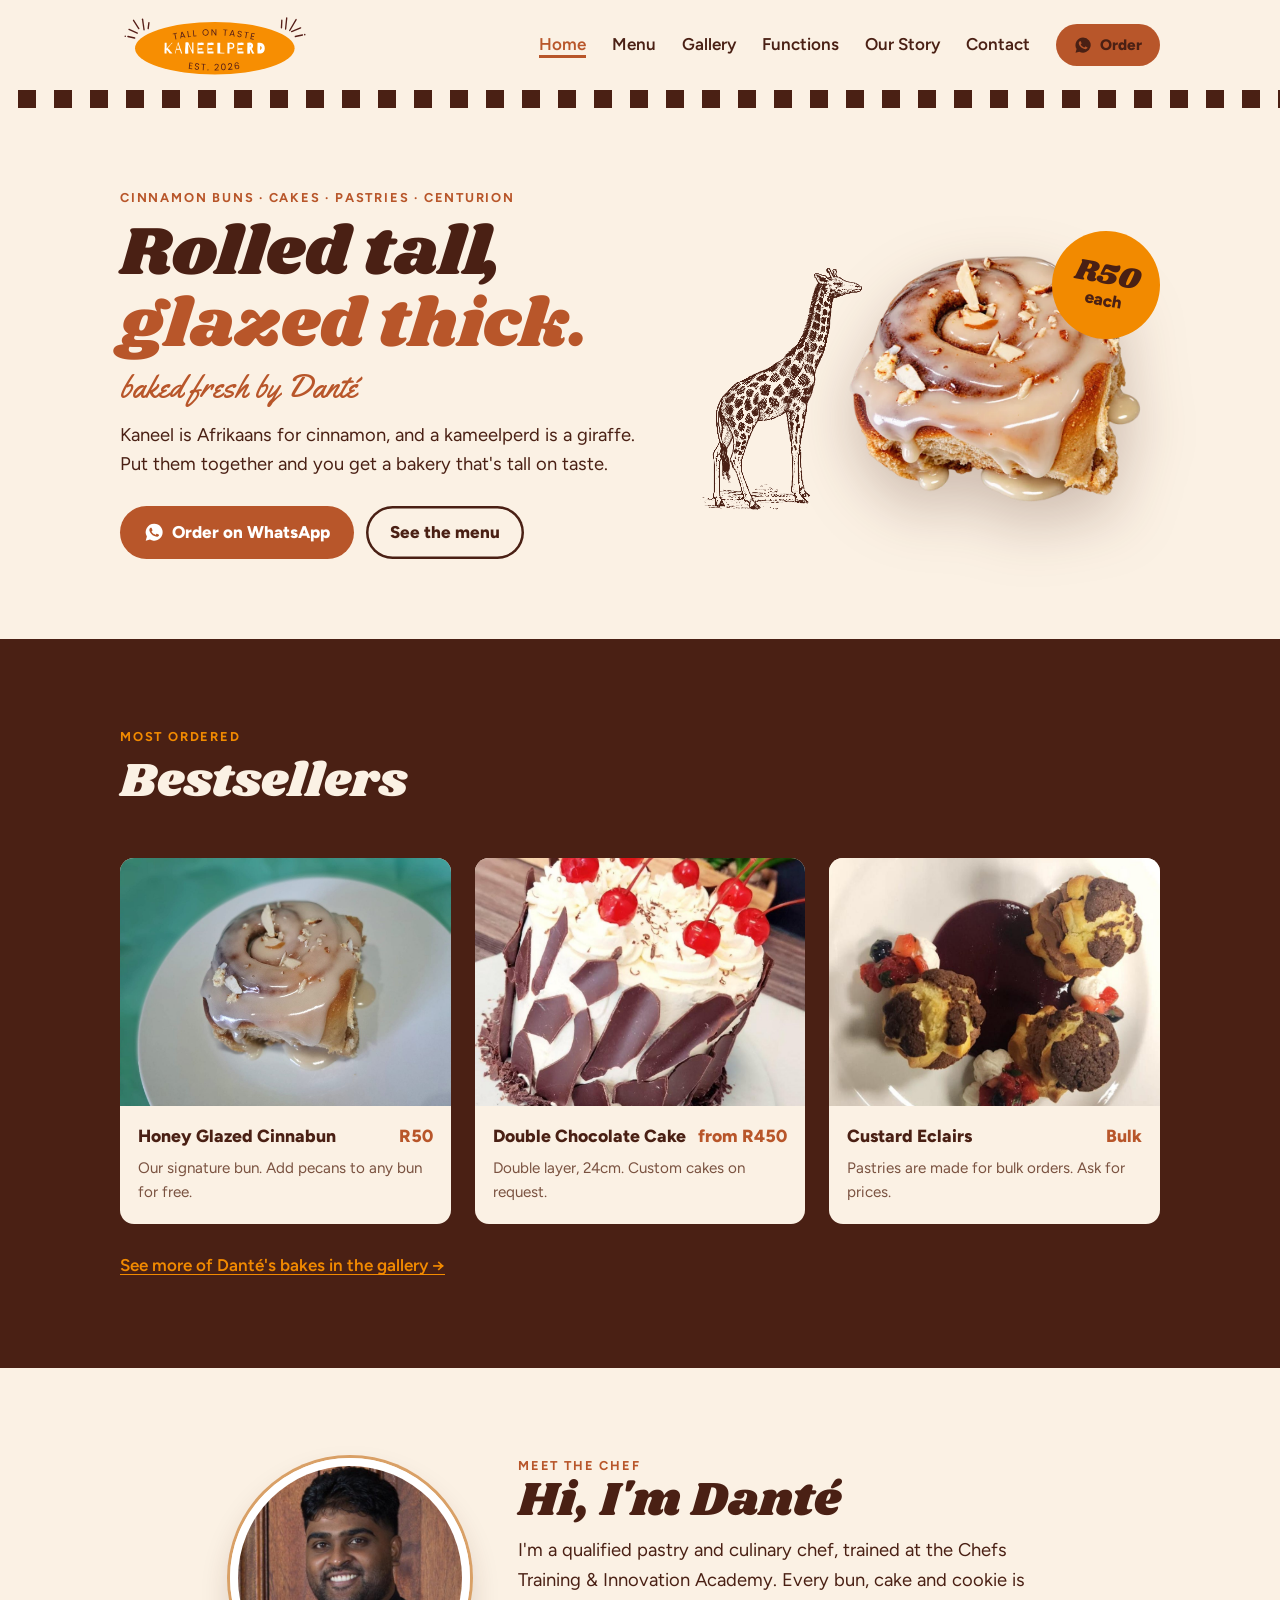
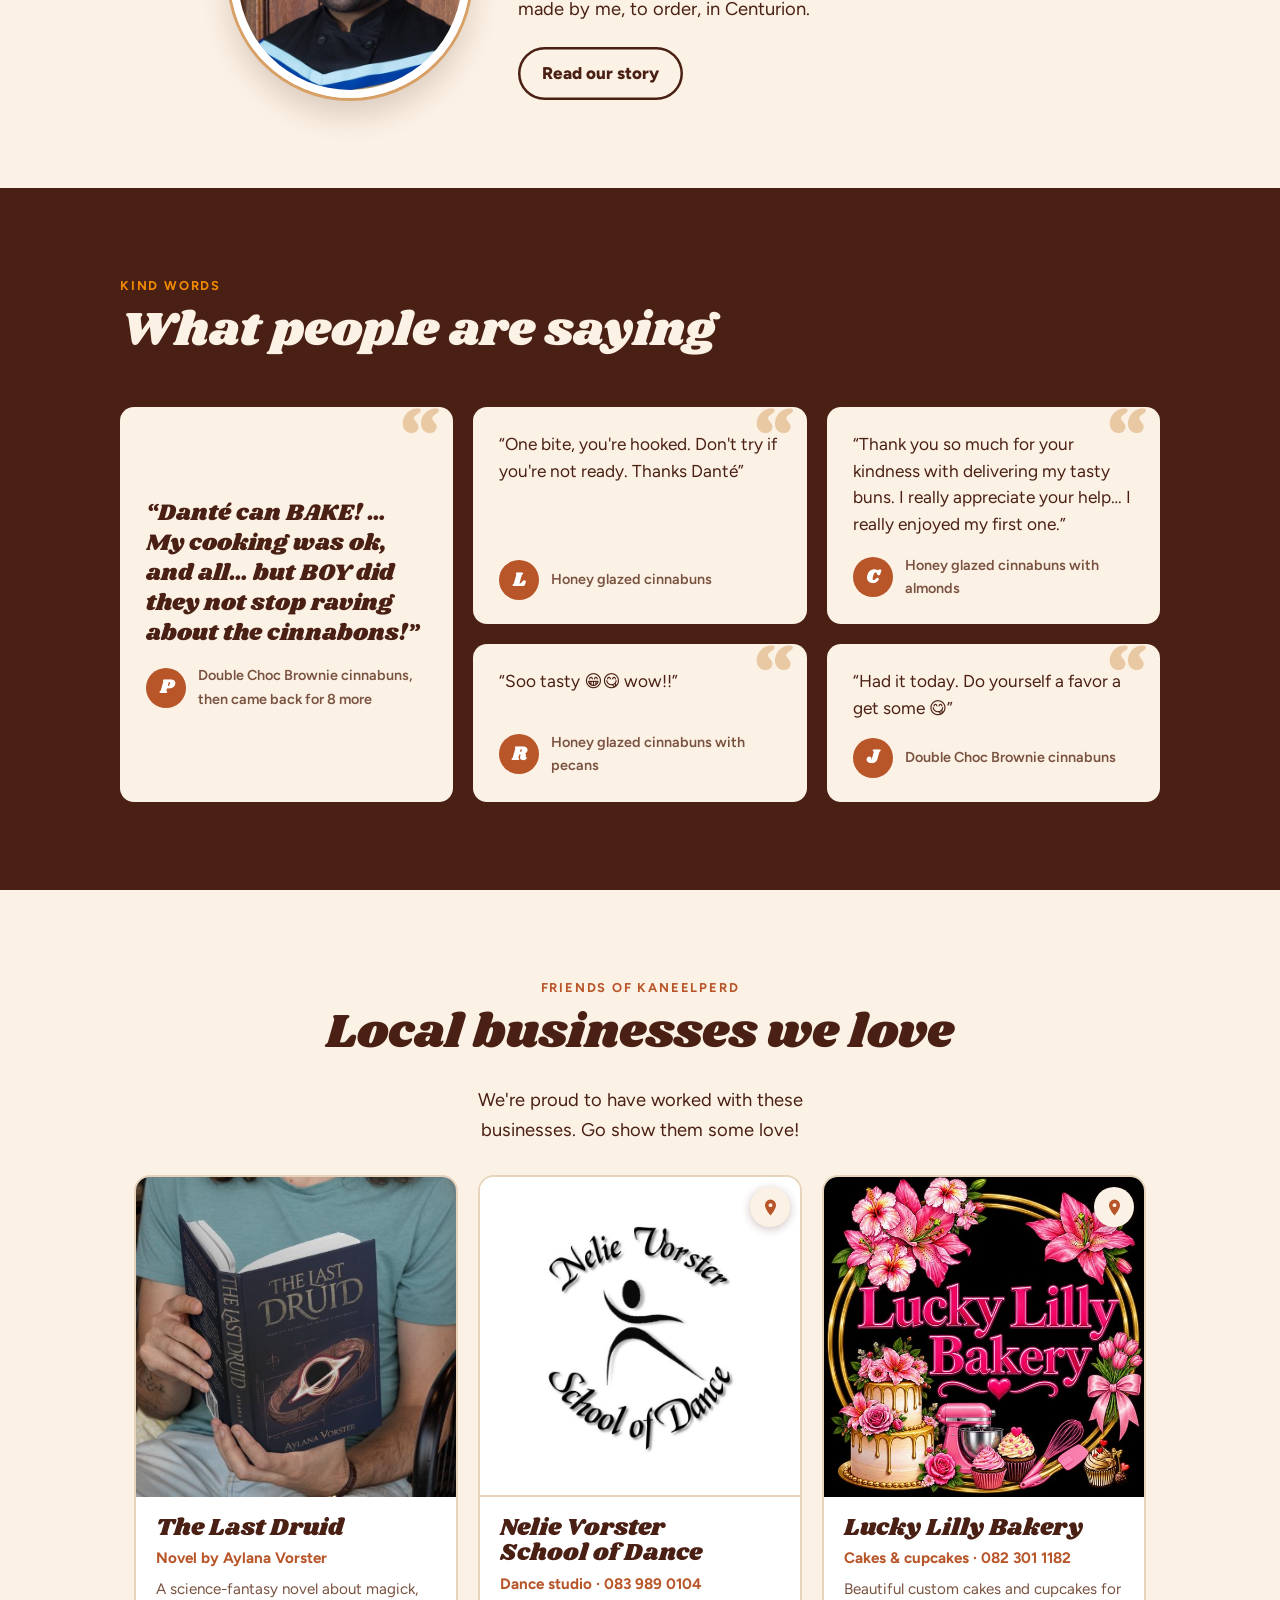
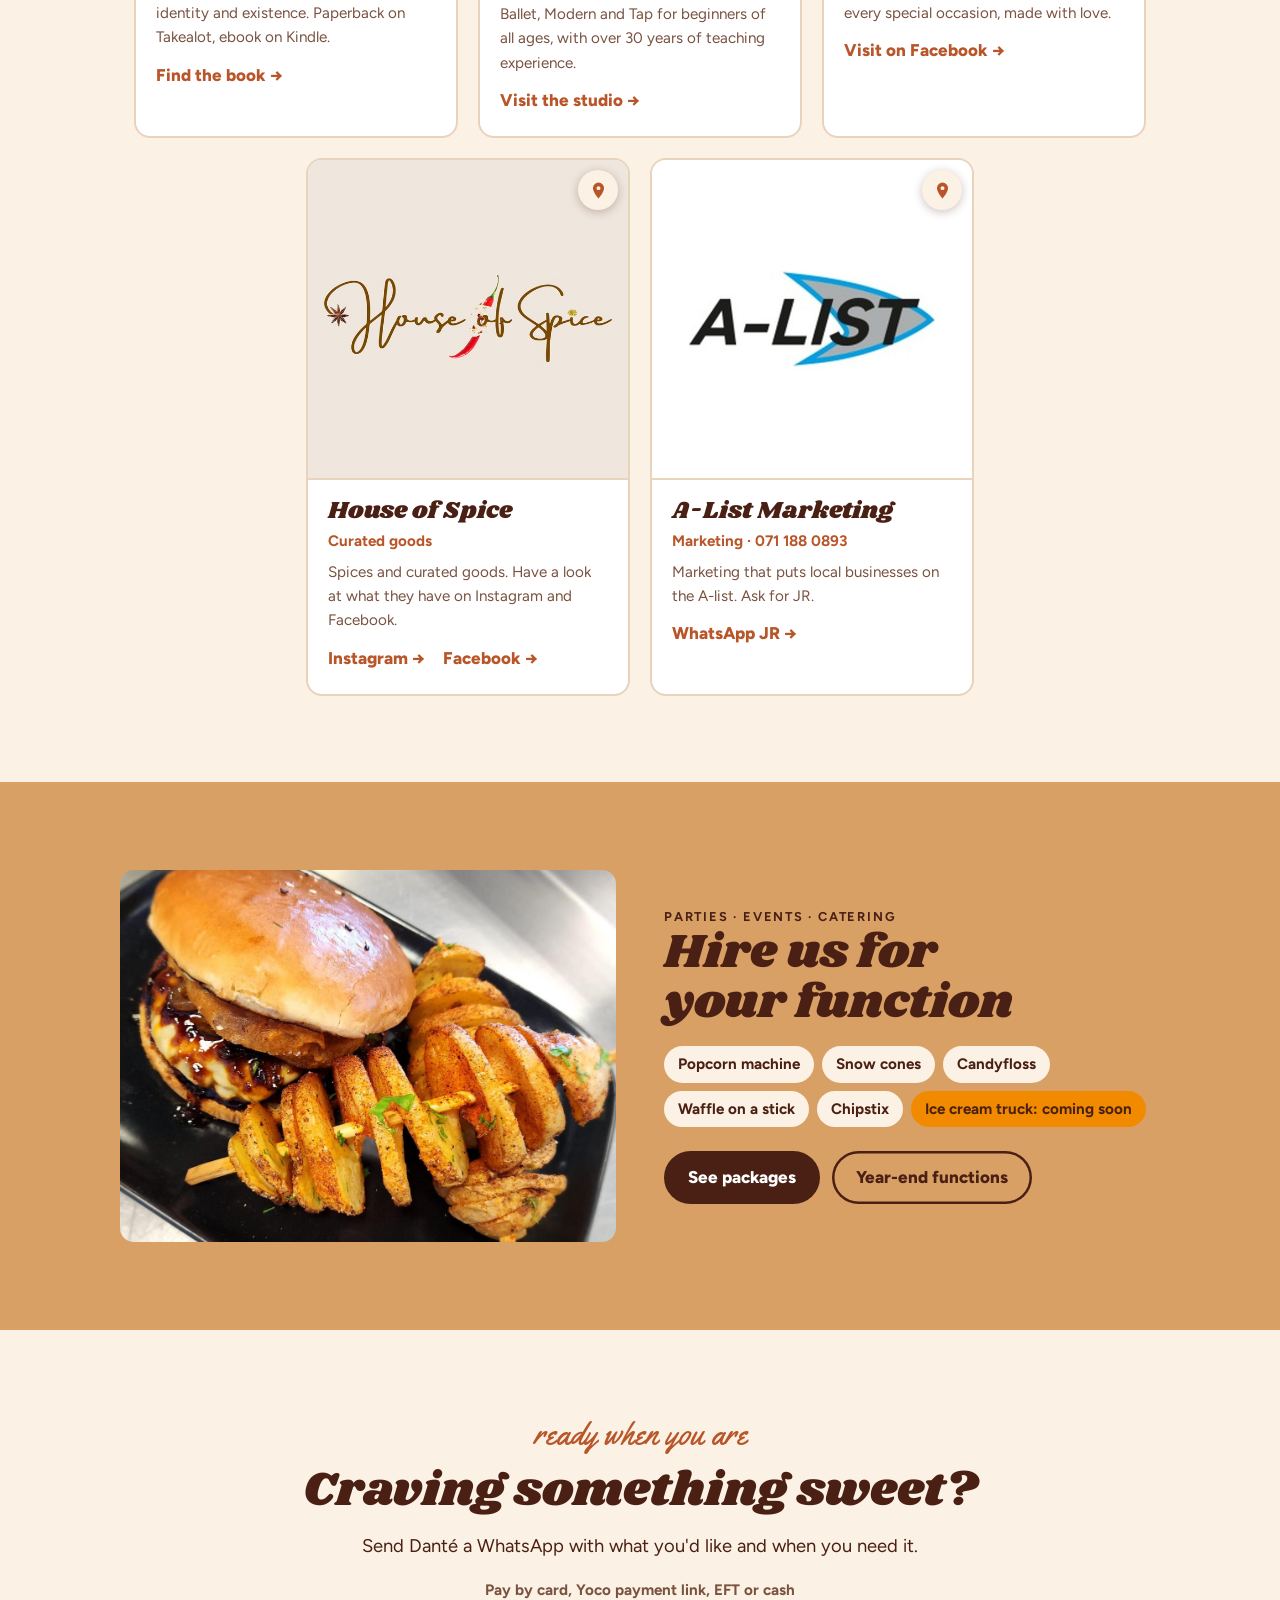
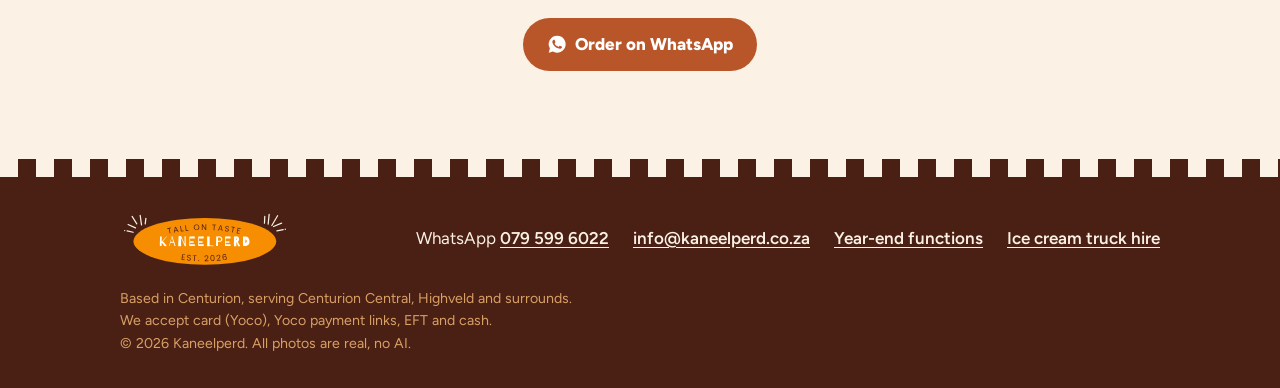
<file: index.html>
<!doctype html>
<html lang="en">
<head>
<meta charset="utf-8">
<meta name="viewport" content="width=device-width, initial-scale=1, viewport-fit=cover">
<title>Kaneelperd · Cinnamon buns, cakes & function catering in Centurion</title>
<meta name="description" content="Specialty cinnamon buns, cakes and pastries baked to order in Centurion, plus popcorn, candyfloss, waffle and chipstix stations for functions and year-end parties. Order on WhatsApp.">
<link rel="canonical" href="https://kaneelperd.co.za/">
<meta property="og:type" content="website">
<meta property="og:site_name" content="Kaneelperd">
<meta property="og:locale" content="en_ZA">
<meta property="og:url" content="https://kaneelperd.co.za/">
<meta property="og:title" content="Kaneelperd · Cinnamon buns, cakes & function catering in Centurion">
<meta property="og:description" content="Specialty cinnamon buns, cakes and pastries baked to order in Centurion, plus popcorn, candyfloss, waffle and chipstix stations for functions and year-end parties. Order on WhatsApp.">
<meta property="og:image" content="https://kaneelperd.co.za/images/share.jpg">
<meta property="og:image:width" content="1200">
<meta property="og:image:height" content="630">
<meta property="og:image:alt" content="Kaneelperd: rolled tall, glazed thick. A glazed cinnamon bun next to a vintage giraffe drawing.">
<meta name="twitter:card" content="summary_large_image">
<link rel="apple-touch-icon" href="images/favicon.png">
<meta name="theme-color" content="#4A2014">
<link rel="icon" href="images/favicon.png">
<link rel="preconnect" href="https://fonts.googleapis.com">
<link rel="preconnect" href="https://fonts.gstatic.com" crossorigin>
<link rel="stylesheet" href="https://fonts.googleapis.com/css2?family=Figtree:wght@400;600;700;800&family=Shrikhand&family=Yellowtail&display=swap">
<link rel="stylesheet" href="styles.css?v=2026-10-30b">
<script type="application/ld+json">
{
 "@context": "https://schema.org",
 "@type": "Bakery",
 "name": "Kaneelperd",
 "slogan": "Tall on Taste",
 "description": "Specialty cinnamon buns, cakes and pastries baked to order in Centurion, plus popcorn, candyfloss, waffle and chipstix stations for functions and year-end parties. Order on WhatsApp.",
 "url": "https://kaneelperd.co.za/",
 "logo": "https://kaneelperd.co.za/images/favicon.png",
 "image": "https://kaneelperd.co.za/images/share.jpg",
 "telephone": "+27795996022",
 "email": "info@kaneelperd.co.za",
 "address": {
  "@type": "PostalAddress",
  "addressLocality": "Centurion",
  "addressRegion": "Gauteng",
  "addressCountry": "ZA"
 },
 "areaServed": [
  "Centurion",
  "Pretoria",
  "Midrand"
 ],
 "paymentAccepted": "Cash, Credit Card, EFT",
 "founder": {
  "@type": "Person",
  "name": "Danté Riley Chetty",
  "jobTitle": "Pastry and culinary chef"
 },
 "makesOffer": [
  {
   "@type": "Offer",
   "itemOffered": {
    "@type": "Service",
    "name": "Year-end function catering",
    "url": "https://kaneelperd.co.za/year-end-functions"
   }
  },
  {
   "@type": "Offer",
   "itemOffered": {
    "@type": "Service",
    "name": "Function food stations: popcorn, snow cones, candyfloss, waffles on a stick, chipstix",
    "url": "https://kaneelperd.co.za/functions"
   }
  },
  {
   "@type": "Offer",
   "itemOffered": {
    "@type": "Product",
    "name": "Cinnamon buns, cakes and pastries",
    "url": "https://kaneelperd.co.za/menu"
   }
  }
 ]
}
</script>
</head>
<body>
<header class="site-header">
  <div class="wrap">
    <a class="logo" href="/"><img src="images/logo.svg" alt="Kaneelperd, tall on taste, est. 2026" width="506" height="175"></a>
    <button class="nav-toggle" aria-label="Open menu" aria-expanded="false" aria-controls="nav"><span></span><span></span><span></span></button>
    <nav class="nav" id="nav">
      <a href="/" aria-current="page">Home</a><a href="/menu">Menu</a><a href="/gallery">Gallery</a><a href="/functions">Functions</a><a href="/story">Our Story</a><a href="/contact">Contact</a>
      <a class="btn small" href="https://wa.me/27795996022?text=Hi%20Dant%C3%A9%21%20I%27d%20like%20to%20place%20an%20order%20from%20Kaneelperd%20%F0%9F%A6%92" target="_blank" rel="noopener"><svg viewBox="0 0 24 24" aria-hidden="true"><path d="M12 2a10 10 0 0 0-8.6 15.1L2 22l5-1.3A10 10 0 1 0 12 2Zm5.2 14.1c-.2.6-1.3 1.2-1.8 1.2-.5.1-1 .2-3.3-.7-2.8-1.1-4.6-4-4.7-4.2-.1-.2-1.1-1.5-1.1-2.9s.7-2 1-2.3c.2-.3.5-.3.7-.3h.5c.2 0 .4 0 .6.5l.8 2c.1.2.1.4 0 .5l-.4.6-.4.4c-.1.1-.3.3-.1.6.2.3.8 1.3 1.7 2.1 1.2 1 2.1 1.3 2.4 1.5.3.1.5.1.6-.1l.9-1c.2-.3.4-.2.6-.1l1.9.9c.3.1.5.2.5.3.1.2.1.7-.2 1.4Z"/></svg>Order</a>
    </nav>
  </div>
  <div class="checker"></div>
</header>
<main>

<section class="wrap hero">
  <div>
    <div class="eyebrow">Cinnamon buns · Cakes · Pastries · Centurion</div>
    <h1>Rolled tall, <em>glazed thick.</em></h1>
    <div class="script">baked fresh by Danté</div>
    <p class="lead">Kaneel is Afrikaans for cinnamon, and a kameelperd is a giraffe. Put them together and you get a bakery that's tall on taste.</p>
    <div class="btn-row">
      <a class="btn" href="https://wa.me/27795996022?text=Hi%20Dant%C3%A9%21%20I%27d%20like%20to%20place%20an%20order%20from%20Kaneelperd%20%F0%9F%A6%92" target="_blank" rel="noopener"><svg viewBox="0 0 24 24" aria-hidden="true"><path d="M12 2a10 10 0 0 0-8.6 15.1L2 22l5-1.3A10 10 0 1 0 12 2Zm5.2 14.1c-.2.6-1.3 1.2-1.8 1.2-.5.1-1 .2-3.3-.7-2.8-1.1-4.6-4-4.7-4.2-.1-.2-1.1-1.5-1.1-2.9s.7-2 1-2.3c.2-.3.5-.3.7-.3h.5c.2 0 .4 0 .6.5l.8 2c.1.2.1.4 0 .5l-.4.6-.4.4c-.1.1-.3.3-.1.6.2.3.8 1.3 1.7 2.1 1.2 1 2.1 1.3 2.4 1.5.3.1.5.1.6-.1l.9-1c.2-.3.4-.2.6-.1l1.9.9c.3.1.5.2.5.3.1.2.1.7-.2 1.4Z"/></svg>Order on WhatsApp</a>
      <a class="btn ghost" href="/menu">See the menu</a>
    </div>
  </div>
  <div class="hero-art">
    <img class="giraffe" src="images/giraffe.png" alt="" width="323" height="495">
    <img class="bun" src="images/cinnabun-cutout.webp" alt="A honey-glazed cinnamon bun topped with flaked almonds" width="800" height="605">
    <div class="sticker"><span><b>R50</b>each</span></div>
  </div>
</section>

<section class="section dark">
  <div class="wrap">
    <div class="section-head">
      <div class="eyebrow" style="color:var(--marigold)">Most ordered</div>
      <h2>Bestsellers</h2>
    </div>
    <div class="cards">
      <article class="card">
        <img src="images/cinnabun.jpg" alt="Honey pecan glazed cinnabun on a plate" loading="lazy">
        <div class="card-body"><div class="card-title">Honey Glazed Cinnabun<span>R50</span></div><p>Our signature bun. Add pecans to any bun for free.</p></div>
      </article>
      <article class="card">
        <img src="images/cake.jpg" alt="Double chocolate cake with cream and cherries" loading="lazy">
        <div class="card-body"><div class="card-title">Double Chocolate Cake<span>from R450</span></div><p>Double layer, 24cm. Custom cakes on request.</p></div>
      </article>
      <article class="card">
        <img src="images/eclairs.jpg" alt="Custard eclairs with berries and chocolate sauce" loading="lazy">
        <div class="card-body"><div class="card-title">Custard Eclairs<span>Bulk</span></div><p>Pastries are made for bulk orders. Ask for prices.</p></div>
      </article>
    </div>
    <p style="margin-top:28px"><a href="/gallery" style="color:var(--marigold)">See more of Danté's bakes in the gallery →</a></p>
  </div>
</section>

<section class="section">
  <div class="wrap meet-chef">
    <img src="images/dante-portrait.jpg" alt="Chef Danté Riley Chetty" width="500" height="500" loading="lazy">
    <div>
      <div class="eyebrow">Meet the chef</div>
      <h2>Hi, I'm Danté</h2>
      <p class="lead">I'm a qualified pastry and culinary chef, trained at the Chefs Training &amp; Innovation Academy. Every bun, cake and cookie is made by me, to order, in Centurion.</p>
      <a class="btn ghost" href="/story">Read our story</a>
    </div>
  </div>
</section>

<section class="section dark">
  <div class="wrap">
    <div class="section-head">
      <div class="eyebrow" style="color:var(--marigold)">Kind words</div>
      <h2>What people are saying</h2>
    </div>
    <div class="reviews">
      <figure class="review featured">
        <blockquote>“Danté can BAKE! … My cooking was ok, and all… but BOY did they not stop raving about the cinnabons!”</blockquote>
        <figcaption><span class="initial">P</span><span>Double Choc Brownie cinnabuns, then came back for 8 more</span></figcaption>
      </figure>
      <figure class="review">
        <blockquote>“One bite, you're hooked. Don't try if you're not ready. Thanks Danté”</blockquote>
        <figcaption><span class="initial">L</span><span>Honey glazed cinnabuns</span></figcaption>
      </figure>
      <figure class="review">
        <blockquote>“Thank you so much for your kindness with delivering my tasty buns. I really appreciate your help… I really enjoyed my first one.”</blockquote>
        <figcaption><span class="initial">C</span><span>Honey glazed cinnabuns with almonds</span></figcaption>
      </figure>
      <figure class="review">
        <blockquote>“Soo tasty 😁😋 wow!!”</blockquote>
        <figcaption><span class="initial">R</span><span>Honey glazed cinnabuns with pecans</span></figcaption>
      </figure>
      <figure class="review">
        <blockquote>“Had it today. Do yourself a favor a get some 😋”</blockquote>
        <figcaption><span class="initial">J</span><span>Double Choc Brownie cinnabuns</span></figcaption>
      </figure>
    </div>
  </div>
</section>

<section class="section">
  <div class="wrap">
    <div class="section-head friends-head">
      <div class="eyebrow">Friends of Kaneelperd</div>
      <h2>Local businesses we love</h2>
      <p class="lead">We're proud to have worked with these businesses. Go show them some love!</p>
    </div>
    <div class="friends">
      <a class="friend" href="https://linktr.ee/aylanavorster" target="_blank" rel="noopener">
        <img src="images/friends/the-last-druid.jpg" alt="The Last Druid hardcover by Aylana Vorster" width="428" height="428" loading="lazy">
        <div class="friend-body">
          <h3>The Last Druid</h3>
          <div class="friend-by">Novel by Aylana Vorster</div>
          <p>A science-fantasy novel about magick, identity and existence. Paperback on Takealot, ebook on Kindle.</p>
          <span class="friend-link">Find the book &rarr;</span>
        </div>
      </a>
      <div class="friend logo">
        <div class="friend-media"><img src="images/friends/nelie-vorster-school-of-dance.jpg" alt="Nelie Vorster School of Dance logo" width="600" height="600" loading="lazy"><button class="friend-pin" type="button" aria-expanded="false" aria-label="Address: Valhalla, Centurion"><svg viewBox="0 0 24 24" aria-hidden="true"><path d="M12 2a7 7 0 0 0-7 7c0 5.2 7 13 7 13s7-7.8 7-13a7 7 0 0 0-7-7Zm0 9.5A2.5 2.5 0 1 1 12 6.5a2.5 2.5 0 0 1 0 5Z"/></svg><span class="friend-pin-tip" role="tooltip">Valhalla, Centurion</span></button></div>
        <div class="friend-body">
          <h3>Nelie Vorster School of Dance</h3>
          <div class="friend-by">Dance studio &middot; <span class="nowrap">083 989 0104</span></div>
          <p>Ballet, Modern and Tap for beginners of all ages, with over 30 years of teaching experience.</p>
          <a class="friend-link" href="https://www.nvsd.co.za/" target="_blank" rel="noopener">Visit the studio &rarr;</a>
        </div>
      </div>
      <div class="friend">
        <div class="friend-media"><img src="images/friends/lucky-lilly-bakery.jpg" alt="Lucky Lilly Bakery logo" width="600" height="600" loading="lazy"><button class="friend-pin" type="button" aria-expanded="false" aria-label="Address: Highveld, Centurion"><svg viewBox="0 0 24 24" aria-hidden="true"><path d="M12 2a7 7 0 0 0-7 7c0 5.2 7 13 7 13s7-7.8 7-13a7 7 0 0 0-7-7Zm0 9.5A2.5 2.5 0 1 1 12 6.5a2.5 2.5 0 0 1 0 5Z"/></svg><span class="friend-pin-tip" role="tooltip">Highveld, Centurion</span></button></div>
        <div class="friend-body">
          <h3>Lucky Lilly Bakery</h3>
          <div class="friend-by">Cakes &amp; cupcakes &middot; <span class="nowrap">082 301 1182</span></div>
          <p>Beautiful custom cakes and cupcakes for every special occasion, made with love.</p>
          <a class="friend-link" href="https://www.facebook.com/share/1C6nB4h5sT/" target="_blank" rel="noopener">Visit on Facebook &rarr;</a>
        </div>
      </div>
      <div class="friend logo-sq">
        <div class="friend-media"><img src="images/friends/house-of-spice.jpg" alt="House of Spice logo" width="600" height="600" loading="lazy"><button class="friend-pin" type="button" aria-expanded="false" aria-label="Address: Shop 4, Highlands Shopping Centre, Rabie Street, Lyttelton, Centurion"><svg viewBox="0 0 24 24" aria-hidden="true"><path d="M12 2a7 7 0 0 0-7 7c0 5.2 7 13 7 13s7-7.8 7-13a7 7 0 0 0-7-7Zm0 9.5A2.5 2.5 0 1 1 12 6.5a2.5 2.5 0 0 1 0 5Z"/></svg><span class="friend-pin-tip" role="tooltip">Shop 4, Highlands Shopping Centre, Rabie Street, Lyttelton, Centurion</span></button></div>
        <div class="friend-body">
          <h3>House of Spice</h3>
          <div class="friend-by">Curated goods</div>
          <p>Spices and curated goods. Have a look at what they have on Instagram and Facebook.</p>
          <div class="friend-links"><a class="friend-link" href="https://www.instagram.com/houseofspice_sa/" target="_blank" rel="noopener">Instagram &rarr;</a><a class="friend-link" href="https://www.facebook.com/share/1dg7ZS6XoZ/" target="_blank" rel="noopener">Facebook &rarr;</a></div>
        </div>
      </div>
      <div class="friend logo-sq">
        <div class="friend-media"><img src="images/friends/a-list-marketing.jpg" alt="A-List Marketing logo" width="600" height="600" loading="lazy"><button class="friend-pin" type="button" aria-expanded="false" aria-label="Address: Unit 8, Solo Park, 108 Edward Ave, Hennopspark, Centurion"><svg viewBox="0 0 24 24" aria-hidden="true"><path d="M12 2a7 7 0 0 0-7 7c0 5.2 7 13 7 13s7-7.8 7-13a7 7 0 0 0-7-7Zm0 9.5A2.5 2.5 0 1 1 12 6.5a2.5 2.5 0 0 1 0 5Z"/></svg><span class="friend-pin-tip" role="tooltip">Unit 8, Solo Park, 108 Edward Ave, Hennopspark, Centurion</span></button></div>
        <div class="friend-body">
          <h3>A-List Marketing</h3>
          <div class="friend-by">Marketing &middot; <span class="nowrap">071 188 0893</span></div>
          <p>Marketing that puts local businesses on the A-list. Ask for JR.</p>
          <a class="friend-link" href="https://wa.me/27711880893" target="_blank" rel="noopener">WhatsApp JR &rarr;</a>
        </div>
      </div>
    </div>
  </div>
</section>

<section class="section tan">
  <div class="wrap split">
    <img src="images/burger-chipstix.jpg" alt="A burger served with spiral chipstix" loading="lazy">
    <div>
      <div class="eyebrow" style="color:var(--chocolate)">Parties · Events · Catering</div>
      <h2>Hire us for your function</h2>
      <div class="tags"><span>Popcorn machine</span><span>Snow cones</span><span>Candyfloss</span><span>Waffle on a stick</span><span>Chipstix</span><span style="background:var(--marigold)">Ice cream truck: coming soon</span></div>
      <div class="btn-row"><a class="btn dark" href="/functions">See packages</a><a class="btn ghost" href="/year-end-functions">Year-end functions</a></div>
    </div>
  </div>
</section>

<section class="section">
  <div class="wrap cta-band">
    <div class="script">ready when you are</div>
    <h2>Craving something sweet?</h2>
    <p class="lead">Send Danté a WhatsApp with what you'd like and when you need it.</p>
    <p class="pay-line">Pay by card, Yoco payment link, EFT or cash</p>
    <a class="btn" href="https://wa.me/27795996022?text=Hi%20Dant%C3%A9%21%20I%27d%20like%20to%20place%20an%20order%20from%20Kaneelperd%20%F0%9F%A6%92" target="_blank" rel="noopener"><svg viewBox="0 0 24 24" aria-hidden="true"><path d="M12 2a10 10 0 0 0-8.6 15.1L2 22l5-1.3A10 10 0 1 0 12 2Zm5.2 14.1c-.2.6-1.3 1.2-1.8 1.2-.5.1-1 .2-3.3-.7-2.8-1.1-4.6-4-4.7-4.2-.1-.2-1.1-1.5-1.1-2.9s.7-2 1-2.3c.2-.3.5-.3.7-.3h.5c.2 0 .4 0 .6.5l.8 2c.1.2.1.4 0 .5l-.4.6-.4.4c-.1.1-.3.3-.1.6.2.3.8 1.3 1.7 2.1 1.2 1 2.1 1.3 2.4 1.5.3.1.5.1.6-.1l.9-1c.2-.3.4-.2.6-.1l1.9.9c.3.1.5.2.5.3.1.2.1.7-.2 1.4Z"/></svg>Order on WhatsApp</a>
  </div>
</section>
</main>
<footer class="site-footer">
  <div class="checker"></div>
  <div class="wrap">
    <a class="logo" href="/"><img src="images/logo-on-dark.svg" alt="Kaneelperd, tall on taste, est. 2026" width="506" height="175"></a>
    <div class="links">
      <span>WhatsApp <a href="https://wa.me/27795996022?text=Hi%20Dant%C3%A9%21%20I%27d%20like%20to%20place%20an%20order%20from%20Kaneelperd%20%F0%9F%A6%92" target="_blank" rel="noopener">079 599 6022</a></span>
      <a href="mailto:info@kaneelperd.co.za">info@kaneelperd.co.za</a>
      <a href="/year-end-functions">Year-end functions</a>
      <a href="/ice-cream-truck">Ice cream truck hire</a>
    </div>
    <small>Based in Centurion, serving Centurion Central, Highveld and surrounds.<br>We accept card (Yoco), Yoco payment links, EFT and cash.<br>© 2026 Kaneelperd. All photos are real, no AI.</small>
  </div>
</footer>
<a class="btn float-order" href="https://wa.me/27795996022?text=Hi%20Dant%C3%A9%21%20I%27d%20like%20to%20place%20an%20order%20from%20Kaneelperd%20%F0%9F%A6%92" target="_blank" rel="noopener"><svg viewBox="0 0 24 24" aria-hidden="true"><path d="M12 2a10 10 0 0 0-8.6 15.1L2 22l5-1.3A10 10 0 1 0 12 2Zm5.2 14.1c-.2.6-1.3 1.2-1.8 1.2-.5.1-1 .2-3.3-.7-2.8-1.1-4.6-4-4.7-4.2-.1-.2-1.1-1.5-1.1-2.9s.7-2 1-2.3c.2-.3.5-.3.7-.3h.5c.2 0 .4 0 .6.5l.8 2c.1.2.1.4 0 .5l-.4.6-.4.4c-.1.1-.3.3-.1.6.2.3.8 1.3 1.7 2.1 1.2 1 2.1 1.3 2.4 1.5.3.1.5.1.6-.1l.9-1c.2-.3.4-.2.6-.1l1.9.9c.3.1.5.2.5.3.1.2.1.7-.2 1.4Z"/></svg>Order on WhatsApp</a>
<script>
  // Phone menu button
  var t = document.querySelector('.nav-toggle'), n = document.getElementById('nav');
  t.addEventListener('click', function () {
    var open = n.classList.toggle('open');
    t.setAttribute('aria-expanded', open);
  });
</script>
<script>
/* Friends: tap the map pin to show the address (hover does it on a computer) */
document.querySelectorAll(".friend-pin").forEach(pin => pin.addEventListener("click", e => {
  e.stopPropagation();
  const open = !pin.classList.contains("open");
  document.querySelectorAll(".friend-pin.open").forEach(p => { p.classList.remove("open"); p.setAttribute("aria-expanded", "false"); });
  pin.classList.toggle("open", open); pin.setAttribute("aria-expanded", String(open));
}));
document.addEventListener("click", () => document.querySelectorAll(".friend-pin.open").forEach(p => { p.classList.remove("open"); p.setAttribute("aria-expanded", "false"); }));
document.addEventListener("keydown", e => { if (e.key === "Escape") document.querySelectorAll(".friend-pin.open").forEach(p => p.classList.remove("open")); });
</script>
</body>
</html>
</file>
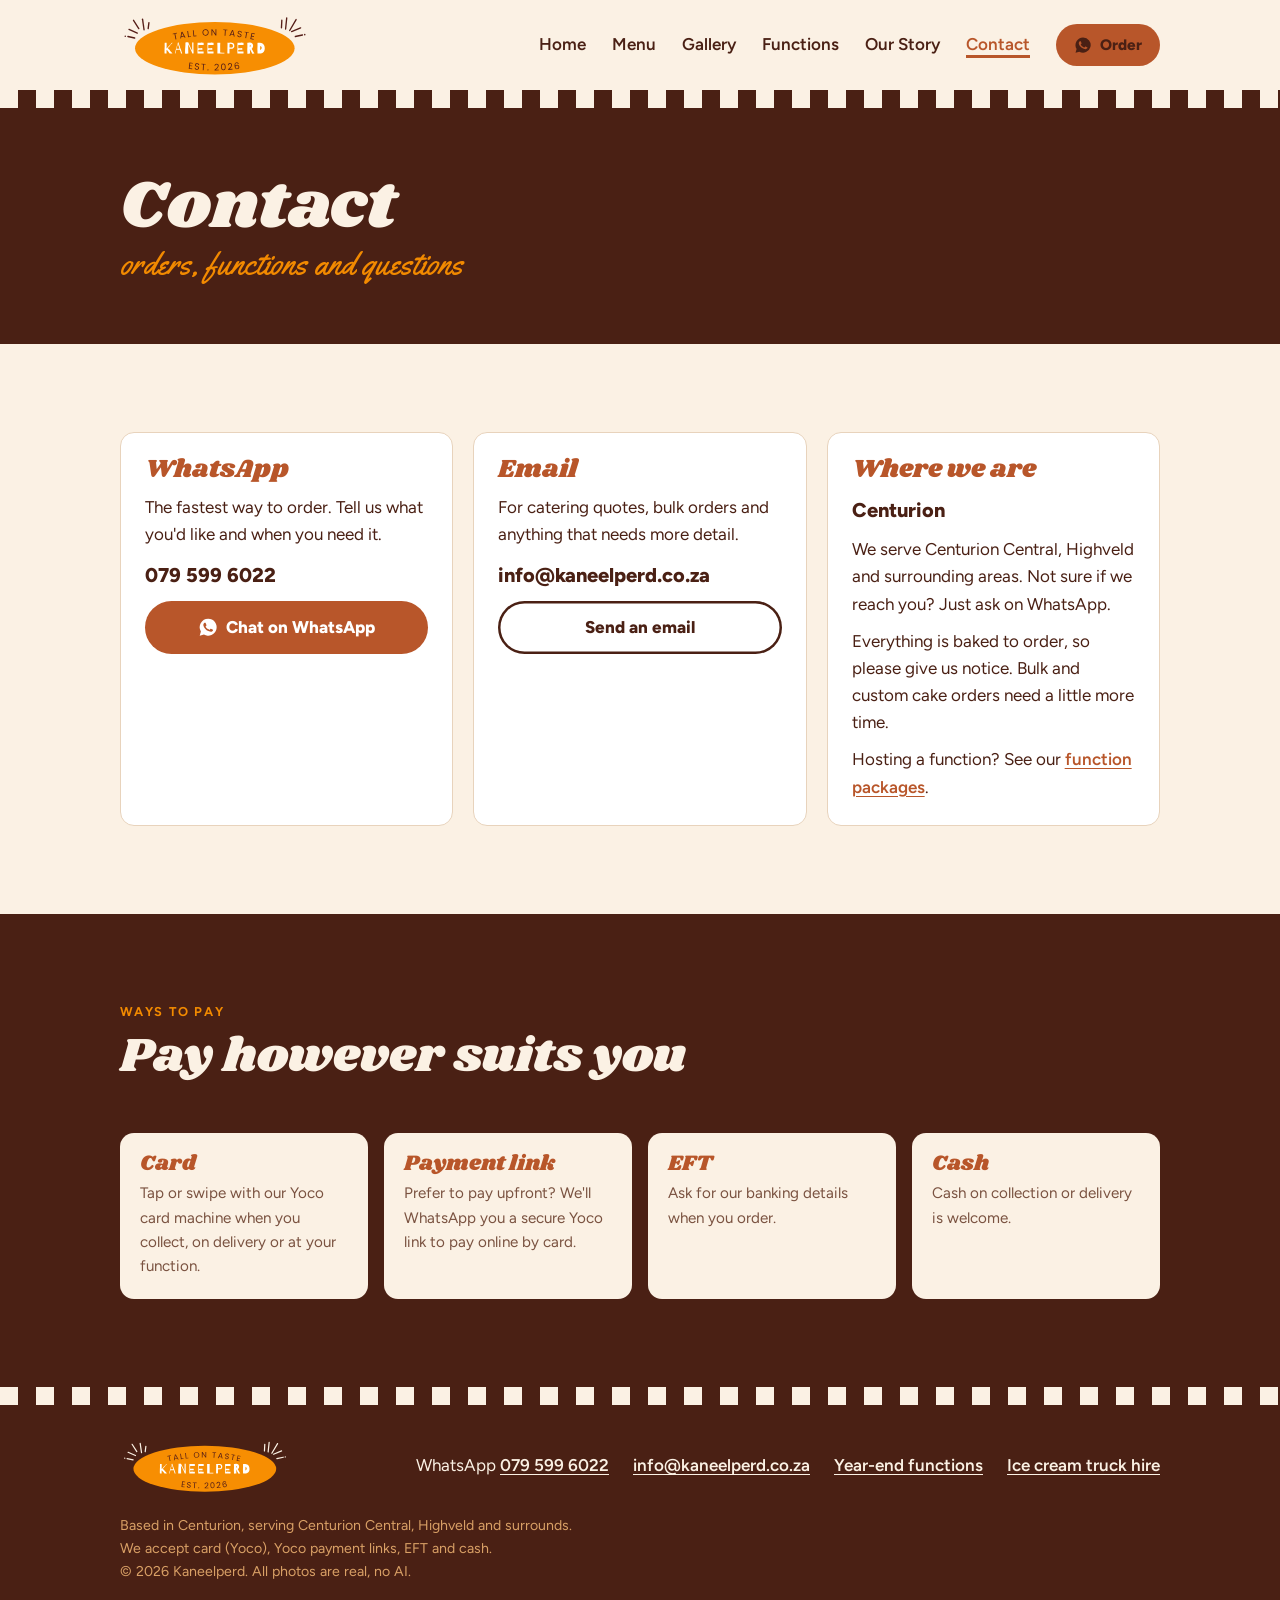
<file: contact.html>
<!doctype html>
<html lang="en">
<head>
<meta charset="utf-8">
<meta name="viewport" content="width=device-width, initial-scale=1, viewport-fit=cover">
<title>Contact & order · Kaneelperd, Centurion</title>
<meta name="description" content="Order cinnamon buns, cakes or book a function: WhatsApp 079 599 6022 or email info@kaneelperd.co.za. Based in Centurion.">
<link rel="canonical" href="https://kaneelperd.co.za/contact">
<meta property="og:type" content="website">
<meta property="og:site_name" content="Kaneelperd">
<meta property="og:locale" content="en_ZA">
<meta property="og:url" content="https://kaneelperd.co.za/contact">
<meta property="og:title" content="Contact & order · Kaneelperd, Centurion">
<meta property="og:description" content="Order cinnamon buns, cakes or book a function: WhatsApp 079 599 6022 or email info@kaneelperd.co.za. Based in Centurion.">
<meta property="og:image" content="https://kaneelperd.co.za/images/share.jpg">
<meta property="og:image:width" content="1200">
<meta property="og:image:height" content="630">
<meta property="og:image:alt" content="Kaneelperd: rolled tall, glazed thick. A glazed cinnamon bun next to a vintage giraffe drawing.">
<meta name="twitter:card" content="summary_large_image">
<link rel="apple-touch-icon" href="images/favicon.png">
<meta name="theme-color" content="#4A2014">
<link rel="icon" href="images/favicon.png">
<link rel="preconnect" href="https://fonts.googleapis.com">
<link rel="preconnect" href="https://fonts.gstatic.com" crossorigin>
<link rel="stylesheet" href="https://fonts.googleapis.com/css2?family=Figtree:wght@400;600;700;800&family=Shrikhand&family=Yellowtail&display=swap">
<link rel="stylesheet" href="styles.css?v=2026-10-30b">
</head>
<body>
<header class="site-header">
  <div class="wrap">
    <a class="logo" href="/"><img src="images/logo.svg" alt="Kaneelperd, tall on taste, est. 2026" width="506" height="175"></a>
    <button class="nav-toggle" aria-label="Open menu" aria-expanded="false" aria-controls="nav"><span></span><span></span><span></span></button>
    <nav class="nav" id="nav">
      <a href="/">Home</a><a href="/menu">Menu</a><a href="/gallery">Gallery</a><a href="/functions">Functions</a><a href="/story">Our Story</a><a href="/contact" aria-current="page">Contact</a>
      <a class="btn small" href="https://wa.me/27795996022?text=Hi%20Dant%C3%A9%21%20I%27d%20like%20to%20place%20an%20order%20from%20Kaneelperd%20%F0%9F%A6%92" target="_blank" rel="noopener"><svg viewBox="0 0 24 24" aria-hidden="true"><path d="M12 2a10 10 0 0 0-8.6 15.1L2 22l5-1.3A10 10 0 1 0 12 2Zm5.2 14.1c-.2.6-1.3 1.2-1.8 1.2-.5.1-1 .2-3.3-.7-2.8-1.1-4.6-4-4.7-4.2-.1-.2-1.1-1.5-1.1-2.9s.7-2 1-2.3c.2-.3.5-.3.7-.3h.5c.2 0 .4 0 .6.5l.8 2c.1.2.1.4 0 .5l-.4.6-.4.4c-.1.1-.3.3-.1.6.2.3.8 1.3 1.7 2.1 1.2 1 2.1 1.3 2.4 1.5.3.1.5.1.6-.1l.9-1c.2-.3.4-.2.6-.1l1.9.9c.3.1.5.2.5.3.1.2.1.7-.2 1.4Z"/></svg>Order</a>
    </nav>
  </div>
  <div class="checker"></div>
</header>
<main>

<section class="page-title">
  <div class="wrap">
    <h1>Contact</h1>
    <div class="script">orders, functions and questions</div>
  </div>
</section>

<section class="section">
  <div class="wrap contact-grid">
    <div class="contact-card">
      <h2>WhatsApp</h2>
      <p>The fastest way to order. Tell us what you'd like and when you need it.</p>
      <p class="big">079 599 6022</p>
      <a class="btn" href="https://wa.me/27795996022?text=Hi%20Dant%C3%A9%21%20I%27d%20like%20to%20place%20an%20order%20from%20Kaneelperd%20%F0%9F%A6%92" target="_blank" rel="noopener"><svg viewBox="0 0 24 24" aria-hidden="true"><path d="M12 2a10 10 0 0 0-8.6 15.1L2 22l5-1.3A10 10 0 1 0 12 2Zm5.2 14.1c-.2.6-1.3 1.2-1.8 1.2-.5.1-1 .2-3.3-.7-2.8-1.1-4.6-4-4.7-4.2-.1-.2-1.1-1.5-1.1-2.9s.7-2 1-2.3c.2-.3.5-.3.7-.3h.5c.2 0 .4 0 .6.5l.8 2c.1.2.1.4 0 .5l-.4.6-.4.4c-.1.1-.3.3-.1.6.2.3.8 1.3 1.7 2.1 1.2 1 2.1 1.3 2.4 1.5.3.1.5.1.6-.1l.9-1c.2-.3.4-.2.6-.1l1.9.9c.3.1.5.2.5.3.1.2.1.7-.2 1.4Z"/></svg>Chat on WhatsApp</a>
    </div>
    <div class="contact-card">
      <h2>Email</h2>
      <p>For catering quotes, bulk orders and anything that needs more detail.</p>
      <p class="big">info@kaneelperd.co.za</p>
      <a class="btn ghost" href="mailto:info@kaneelperd.co.za">Send an email</a>
    </div>
    <div class="contact-card">
      <h2>Where we are</h2>
      <p class="big">Centurion</p>
      <p>We serve Centurion Central, Highveld and surrounding areas. Not sure if we reach you? Just ask on WhatsApp.</p>
      <p>Everything is baked to order, so please give us notice. Bulk and custom cake orders need a little more time.</p>
      <p>Hosting a function? See our <a href="/functions">function packages</a>.</p>
    </div>
  </div>
</section>
<section class="section dark">
  <div class="wrap">
    <div class="section-head">
      <div class="eyebrow" style="color:var(--marigold)">Ways to pay</div>
      <h2>Pay however suits you</h2>
    </div>
    <div class="pay-grid">
      <div class="pay"><h3>Card</h3><p>Tap or swipe with our Yoco card machine when you collect, on delivery or at your function.</p></div>
      <div class="pay"><h3>Payment link</h3><p>Prefer to pay upfront? We'll WhatsApp you a secure Yoco link to pay online by card.</p></div>
      <div class="pay"><h3>EFT</h3><p>Ask for our banking details when you order.</p></div>
      <div class="pay"><h3>Cash</h3><p>Cash on collection or delivery is welcome.</p></div>
    </div>
  </div>
</section>
</main>
<footer class="site-footer">
  <div class="checker"></div>
  <div class="wrap">
    <a class="logo" href="/"><img src="images/logo-on-dark.svg" alt="Kaneelperd, tall on taste, est. 2026" width="506" height="175"></a>
    <div class="links">
      <span>WhatsApp <a href="https://wa.me/27795996022?text=Hi%20Dant%C3%A9%21%20I%27d%20like%20to%20place%20an%20order%20from%20Kaneelperd%20%F0%9F%A6%92" target="_blank" rel="noopener">079 599 6022</a></span>
      <a href="mailto:info@kaneelperd.co.za">info@kaneelperd.co.za</a>
      <a href="/year-end-functions">Year-end functions</a>
      <a href="/ice-cream-truck">Ice cream truck hire</a>
    </div>
    <small>Based in Centurion, serving Centurion Central, Highveld and surrounds.<br>We accept card (Yoco), Yoco payment links, EFT and cash.<br>© 2026 Kaneelperd. All photos are real, no AI.</small>
  </div>
</footer>
<a class="btn float-order" href="https://wa.me/27795996022?text=Hi%20Dant%C3%A9%21%20I%27d%20like%20to%20place%20an%20order%20from%20Kaneelperd%20%F0%9F%A6%92" target="_blank" rel="noopener"><svg viewBox="0 0 24 24" aria-hidden="true"><path d="M12 2a10 10 0 0 0-8.6 15.1L2 22l5-1.3A10 10 0 1 0 12 2Zm5.2 14.1c-.2.6-1.3 1.2-1.8 1.2-.5.1-1 .2-3.3-.7-2.8-1.1-4.6-4-4.7-4.2-.1-.2-1.1-1.5-1.1-2.9s.7-2 1-2.3c.2-.3.5-.3.7-.3h.5c.2 0 .4 0 .6.5l.8 2c.1.2.1.4 0 .5l-.4.6-.4.4c-.1.1-.3.3-.1.6.2.3.8 1.3 1.7 2.1 1.2 1 2.1 1.3 2.4 1.5.3.1.5.1.6-.1l.9-1c.2-.3.4-.2.6-.1l1.9.9c.3.1.5.2.5.3.1.2.1.7-.2 1.4Z"/></svg>Order on WhatsApp</a>
<script>
  // Phone menu button
  var t = document.querySelector('.nav-toggle'), n = document.getElementById('nav');
  t.addEventListener('click', function () {
    var open = n.classList.toggle('open');
    t.setAttribute('aria-expanded', open);
  });
</script>
</body>
</html>
</file>
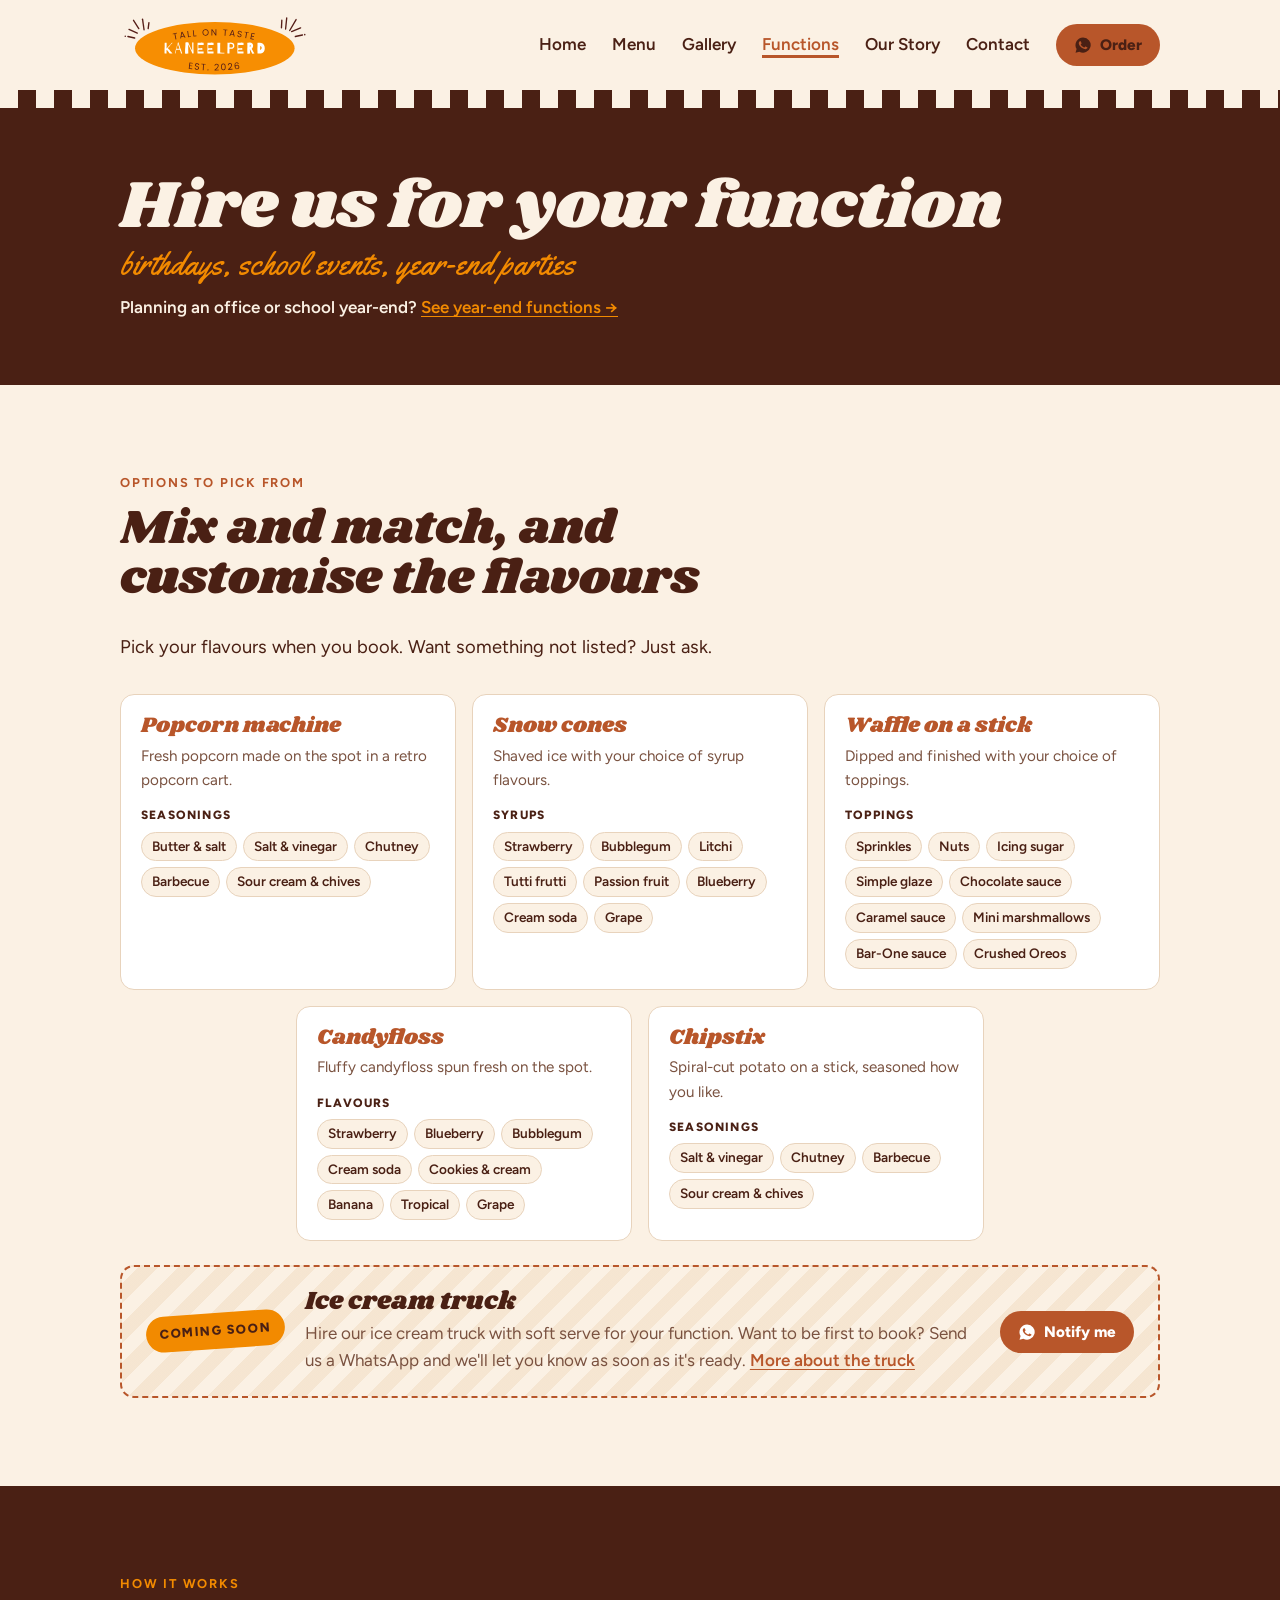
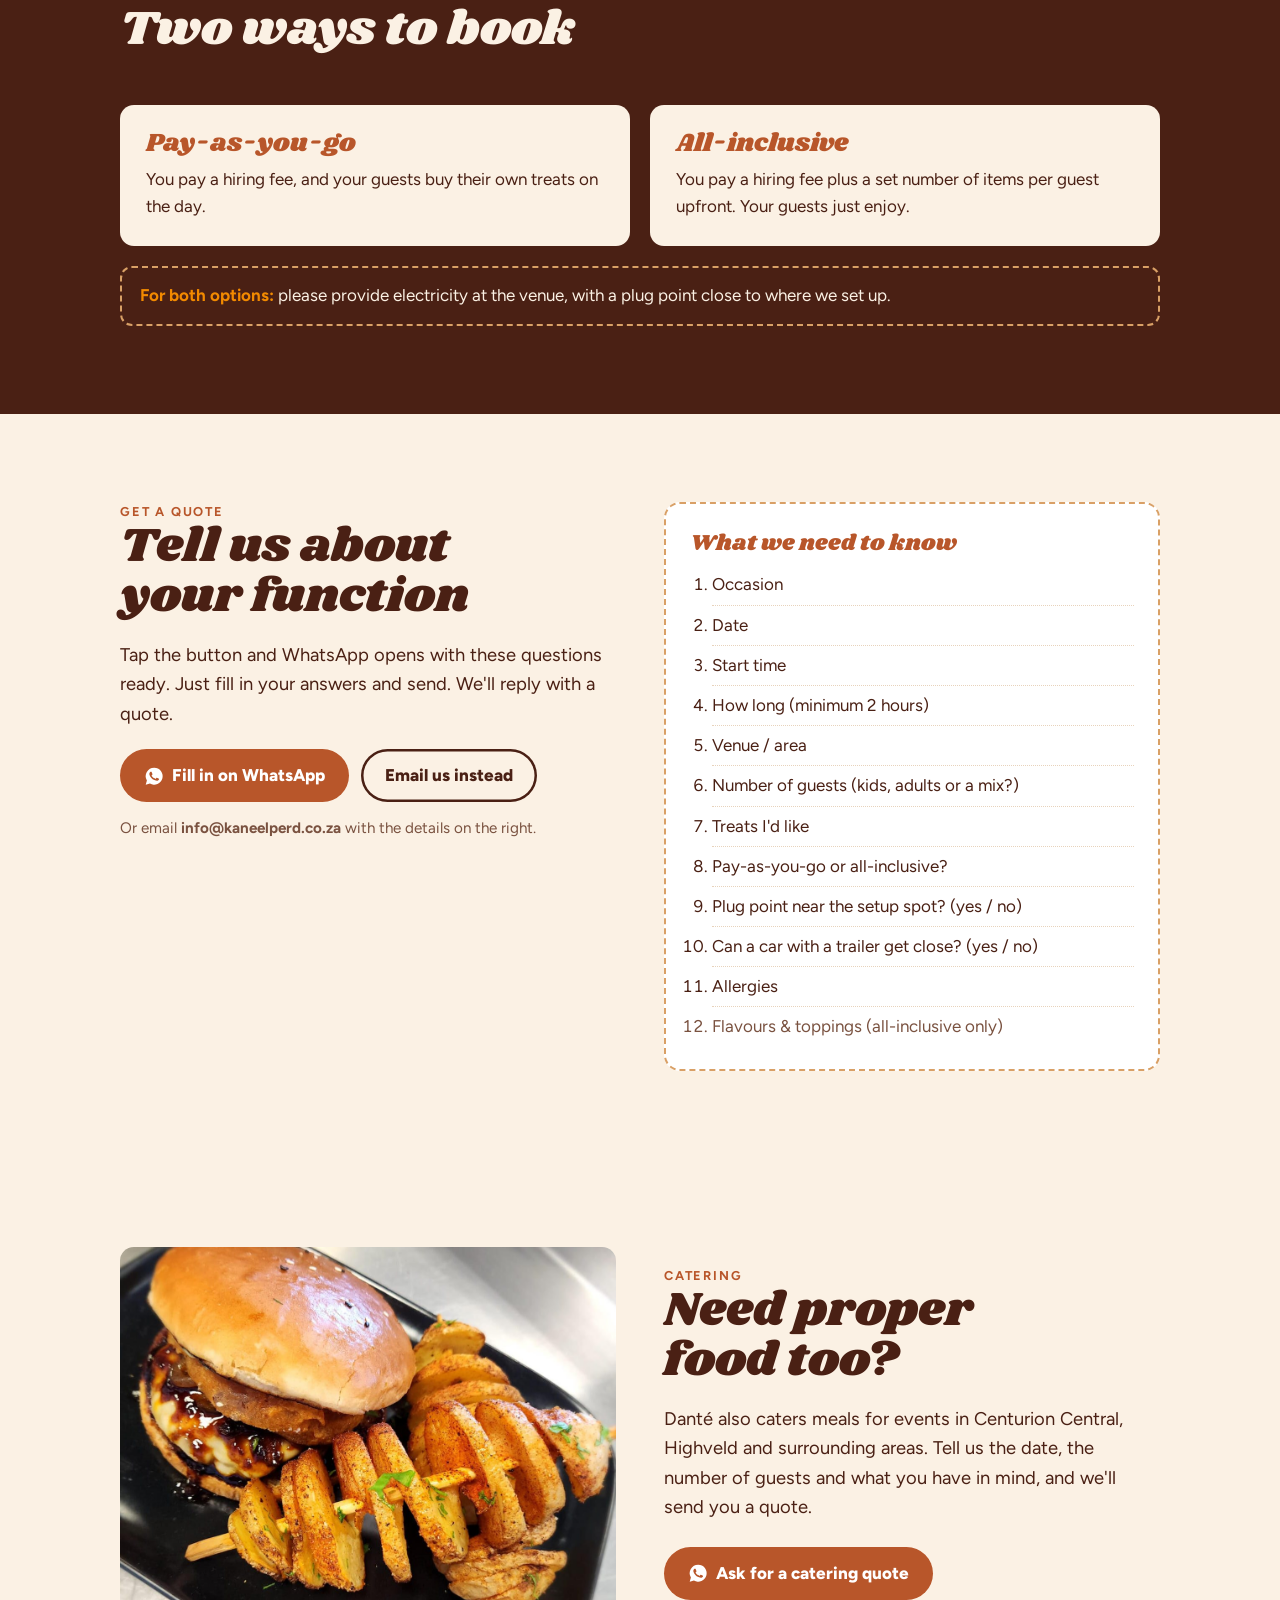
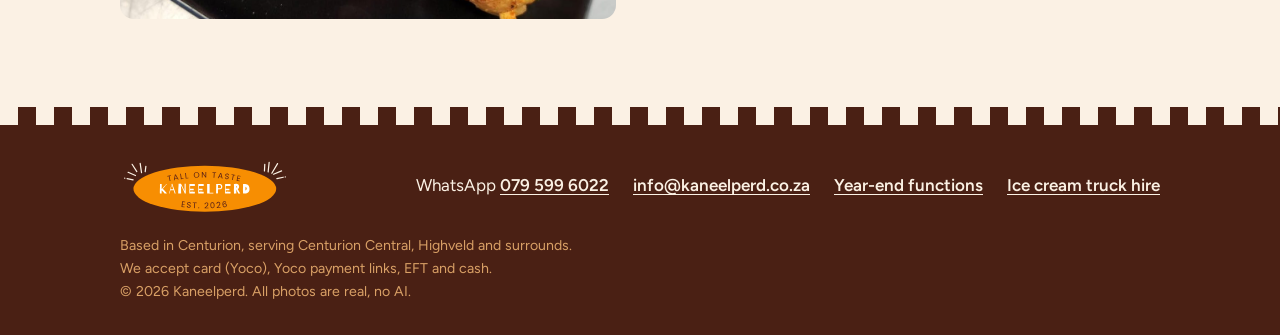
<file: functions.html>
<!doctype html>
<html lang="en">
<head>
<meta charset="utf-8">
<meta name="viewport" content="width=device-width, initial-scale=1, viewport-fit=cover">
<title>Function & party food stations in Centurion · Kaneelperd</title>
<meta name="description" content="Hire Kaneelperd for birthdays, school events and year-end functions in Centurion: popcorn machine, snow cones, candyfloss, waffles on a stick and chipstix. Pay-as-you-go or all-inclusive.">
<link rel="canonical" href="https://kaneelperd.co.za/functions">
<meta property="og:type" content="website">
<meta property="og:site_name" content="Kaneelperd">
<meta property="og:locale" content="en_ZA">
<meta property="og:url" content="https://kaneelperd.co.za/functions">
<meta property="og:title" content="Function & party food stations in Centurion · Kaneelperd">
<meta property="og:description" content="Hire Kaneelperd for birthdays, school events and year-end functions in Centurion: popcorn machine, snow cones, candyfloss, waffles on a stick and chipstix. Pay-as-you-go or all-inclusive.">
<meta property="og:image" content="https://kaneelperd.co.za/images/share.jpg">
<meta property="og:image:width" content="1200">
<meta property="og:image:height" content="630">
<meta property="og:image:alt" content="Kaneelperd: rolled tall, glazed thick. A glazed cinnamon bun next to a vintage giraffe drawing.">
<meta name="twitter:card" content="summary_large_image">
<link rel="apple-touch-icon" href="images/favicon.png">
<meta name="theme-color" content="#4A2014">
<link rel="icon" href="images/favicon.png">
<link rel="preconnect" href="https://fonts.googleapis.com">
<link rel="preconnect" href="https://fonts.gstatic.com" crossorigin>
<link rel="stylesheet" href="https://fonts.googleapis.com/css2?family=Figtree:wght@400;600;700;800&family=Shrikhand&family=Yellowtail&display=swap">
<link rel="stylesheet" href="styles.css?v=2026-10-30b">
</head>
<body>
<header class="site-header">
  <div class="wrap">
    <a class="logo" href="/"><img src="images/logo.svg" alt="Kaneelperd, tall on taste, est. 2026" width="506" height="175"></a>
    <button class="nav-toggle" aria-label="Open menu" aria-expanded="false" aria-controls="nav"><span></span><span></span><span></span></button>
    <nav class="nav" id="nav">
      <a href="/">Home</a><a href="/menu">Menu</a><a href="/gallery">Gallery</a><a href="/functions" aria-current="page">Functions</a><a href="/story">Our Story</a><a href="/contact">Contact</a>
      <a class="btn small" href="https://wa.me/27795996022?text=Hi%20Dant%C3%A9%21%20I%27d%20like%20to%20place%20an%20order%20from%20Kaneelperd%20%F0%9F%A6%92" target="_blank" rel="noopener"><svg viewBox="0 0 24 24" aria-hidden="true"><path d="M12 2a10 10 0 0 0-8.6 15.1L2 22l5-1.3A10 10 0 1 0 12 2Zm5.2 14.1c-.2.6-1.3 1.2-1.8 1.2-.5.1-1 .2-3.3-.7-2.8-1.1-4.6-4-4.7-4.2-.1-.2-1.1-1.5-1.1-2.9s.7-2 1-2.3c.2-.3.5-.3.7-.3h.5c.2 0 .4 0 .6.5l.8 2c.1.2.1.4 0 .5l-.4.6-.4.4c-.1.1-.3.3-.1.6.2.3.8 1.3 1.7 2.1 1.2 1 2.1 1.3 2.4 1.5.3.1.5.1.6-.1l.9-1c.2-.3.4-.2.6-.1l1.9.9c.3.1.5.2.5.3.1.2.1.7-.2 1.4Z"/></svg>Order</a>
    </nav>
  </div>
  <div class="checker"></div>
</header>
<main>

<section class="page-title">
  <div class="wrap">
    <h1>Hire us for your function</h1>
    <div class="script">birthdays, school events, year-end parties</div>
    <p class="title-link">Planning an office or school year-end? <a href="/year-end-functions">See year-end functions &rarr;</a></p>
  </div>
</section>

<section class="section">
  <div class="wrap">
    <div class="section-head">
      <div class="eyebrow">Options to pick from</div>
      <h2>Mix and match, and customise the flavours</h2>
      <p class="lead">Pick your flavours when you book. Want something not listed? Just ask.</p>
    </div>
    <div class="options">
      <div class="option">
        <h3>Popcorn machine</h3>
        <p>Fresh popcorn made on the spot in a retro popcorn cart.</p>
        <div class="choices-label">Seasonings</div>
        <ul class="choices"><li>Butter &amp; salt</li><li>Salt &amp; vinegar</li><li>Chutney</li><li>Barbecue</li><li>Sour cream &amp; chives</li></ul>
      </div>
      <div class="option">
        <h3>Snow cones</h3>
        <p>Shaved ice with your choice of syrup flavours.</p>
        <div class="choices-label">Syrups</div>
        <ul class="choices"><li>Strawberry</li><li>Bubblegum</li><li>Litchi</li><li>Tutti frutti</li><li>Passion fruit</li><li>Blueberry</li><li>Cream soda</li><li>Grape</li></ul>
      </div>
      <div class="option">
        <h3>Waffle on a stick</h3>
        <p>Dipped and finished with your choice of toppings.</p>
        <div class="choices-label">Toppings</div>
        <ul class="choices"><li>Sprinkles</li><li>Nuts</li><li>Icing sugar</li><li>Simple glaze</li><li>Chocolate sauce</li><li>Caramel sauce</li><li>Mini marshmallows</li><li>Bar-One sauce</li><li>Crushed Oreos</li></ul>
      </div>
      <div class="option">
        <h3>Candyfloss</h3>
        <p>Fluffy candyfloss spun fresh on the spot.</p>
        <div class="choices-label">Flavours</div>
        <ul class="choices"><li>Strawberry</li><li>Blueberry</li><li>Bubblegum</li><li>Cream soda</li><li>Cookies &amp; cream</li><li>Banana</li><li>Tropical</li><li>Grape</li></ul>
      </div>
      <div class="option">
        <h3>Chipstix</h3>
        <p>Spiral-cut potato on a stick, seasoned how you like.</p>
        <div class="choices-label">Seasonings</div>
        <ul class="choices"><li>Salt &amp; vinegar</li><li>Chutney</li><li>Barbecue</li><li>Sour cream &amp; chives</li></ul>
      </div>
    </div>

    <div class="soon">
      <span class="soon-badge">Coming soon</span>
      <div>
        <h3>Ice cream truck</h3>
        <p>Hire our ice cream truck with soft serve for your function. Want to be first to book? Send us a WhatsApp and we'll let you know as soon as it's ready. <a href="/ice-cream-truck">More about the truck</a></p>
      </div>
      <a class="btn small" href="https://wa.me/27795996022?text=Hi%20Dant%C3%A9%21%20Please%20let%20me%20know%20when%20the%20ice%20cream%20truck%20is%20available%20to%20hire." target="_blank" rel="noopener"><svg viewBox="0 0 24 24" aria-hidden="true"><path d="M12 2a10 10 0 0 0-8.6 15.1L2 22l5-1.3A10 10 0 1 0 12 2Zm5.2 14.1c-.2.6-1.3 1.2-1.8 1.2-.5.1-1 .2-3.3-.7-2.8-1.1-4.6-4-4.7-4.2-.1-.2-1.1-1.5-1.1-2.9s.7-2 1-2.3c.2-.3.5-.3.7-.3h.5c.2 0 .4 0 .6.5l.8 2c.1.2.1.4 0 .5l-.4.6-.4.4c-.1.1-.3.3-.1.6.2.3.8 1.3 1.7 2.1 1.2 1 2.1 1.3 2.4 1.5.3.1.5.1.6-.1l.9-1c.2-.3.4-.2.6-.1l1.9.9c.3.1.5.2.5.3.1.2.1.7-.2 1.4Z"/></svg>Notify me</a>
    </div>
  </div>
</section>

<section class="section dark">
  <div class="wrap">
    <div class="section-head">
      <div class="eyebrow" style="color:var(--marigold)">How it works</div>
      <h2>Two ways to book</h2>
    </div>
    <div class="plans">
      <div class="plan"><h3>Pay-as-you-go</h3><p>You pay a hiring fee, and your guests buy their own treats on the day.</p></div>
      <div class="plan"><h3>All-inclusive</h3><p>You pay a hiring fee plus a set number of items per guest upfront. Your guests just enjoy.</p></div>
    </div>
    <p class="plan-note"><strong>For both options:</strong> please provide electricity at the venue, with a plug point close to where we set up.</p>
  </div>
</section>

<section class="section" id="quote">
  <div class="wrap quote-ask">
    <div>
      <div class="eyebrow">Get a quote</div>
      <h2>Tell us about your function</h2>
      <p class="lead" style="margin-block:12px 20px">Tap the button and WhatsApp opens with these questions ready. Just fill in your answers and send. We'll reply with a quote.</p>
      <div class="btn-row">
        <a class="btn" href="https://wa.me/27795996022?text=Hi%20Dant%C3%A9%21%20I%27d%20like%20a%20quote%20for%20a%20function%20%F0%9F%98%8A%0A%0AOccasion%3A%20%0ADate%3A%20%0AStart%20time%3A%20%0AHow%20long%20%28minimum%202%20hours%29%3A%20%0AVenue%20/%20area%3A%20%0ANumber%20of%20guests%20%28kids%2C%20adults%20or%20a%20mix%3F%29%3A%20%0ATreats%20I%27d%20like%3A%20%0APay-as-you-go%20or%20all-inclusive%3F%3A%20%0APlug%20point%20near%20the%20setup%20spot%3F%20%28yes%20/%20no%29%3A%20%0ACan%20a%20car%20with%20a%20trailer%20get%20close%3F%20%28yes%20/%20no%29%3A%20%0AAllergies%3A%20%0AFlavours%20%26%20toppings%20%28all-inclusive%20only%29%3A%20" target="_blank" rel="noopener"><svg viewBox="0 0 24 24" aria-hidden="true"><path d="M12 2a10 10 0 0 0-8.6 15.1L2 22l5-1.3A10 10 0 1 0 12 2Zm5.2 14.1c-.2.6-1.3 1.2-1.8 1.2-.5.1-1 .2-3.3-.7-2.8-1.1-4.6-4-4.7-4.2-.1-.2-1.1-1.5-1.1-2.9s.7-2 1-2.3c.2-.3.5-.3.7-.3h.5c.2 0 .4 0 .6.5l.8 2c.1.2.1.4 0 .5l-.4.6-.4.4c-.1.1-.3.3-.1.6.2.3.8 1.3 1.7 2.1 1.2 1 2.1 1.3 2.4 1.5.3.1.5.1.6-.1l.9-1c.2-.3.4-.2.6-.1l1.9.9c.3.1.5.2.5.3.1.2.1.7-.2 1.4Z"/></svg>Fill in on WhatsApp</a>
        <a class="btn ghost" href="mailto:info@kaneelperd.co.za?subject=Function%20quote%20request&body=Hi%20Dant%C3%A9%21%20I%27d%20like%20a%20quote%20for%20a%20function%20%F0%9F%98%8A%0A%0AOccasion%3A%20%0ADate%3A%20%0AStart%20time%3A%20%0AHow%20long%20%28minimum%202%20hours%29%3A%20%0AVenue%20/%20area%3A%20%0ANumber%20of%20guests%20%28kids%2C%20adults%20or%20a%20mix%3F%29%3A%20%0ATreats%20I%27d%20like%3A%20%0APay-as-you-go%20or%20all-inclusive%3F%3A%20%0APlug%20point%20near%20the%20setup%20spot%3F%20%28yes%20/%20no%29%3A%20%0ACan%20a%20car%20with%20a%20trailer%20get%20close%3F%20%28yes%20/%20no%29%3A%20%0AAllergies%3A%20%0AFlavours%20%26%20toppings%20%28all-inclusive%20only%29%3A%20">Email us instead</a>
      </div>
      <p class="quote-email">Or email <b>info@kaneelperd.co.za</b> with the details on the right.</p>
    </div>
    <div class="quote-card" aria-label="Questions we'll ask">
      <div class="quote-card-head">What we need to know</div>
      <ol>
        <li>Occasion</li><li>Date</li><li>Start time</li><li>How long (minimum 2 hours)</li><li>Venue / area</li><li>Number of guests (kids, adults or a mix?)</li><li>Treats I'd like</li><li>Pay-as-you-go or all-inclusive?</li><li>Plug point near the setup spot? (yes / no)</li><li>Can a car with a trailer get close? (yes / no)</li><li>Allergies</li><li>Flavours & toppings (all-inclusive only)</li>
      </ol>
    </div>
  </div>
</section>

<section class="section">
  <div class="wrap split">
    <img src="images/burger-chipstix.jpg" alt="A burger with spiral chipstix" loading="lazy">
    <div>
      <div class="eyebrow">Catering</div>
      <h2>Need proper food too?</h2>
      <p class="lead" style="margin-block:12px 24px">Danté also caters meals for events in Centurion Central, Highveld and surrounding areas. Tell us the date, the number of guests and what you have in mind, and we'll send you a quote.</p>
      <a class="btn" href="https://wa.me/27795996022?text=Hi%20Dant%C3%A9%21%20I%27d%20like%20a%20catering%20quote.%0A%0ADate%3A%20%0ANumber%20of%20guests%3A%20%0AVenue%20/%20area%3A%20%0AWhat%20I%20have%20in%20mind%3A%20" target="_blank" rel="noopener"><svg viewBox="0 0 24 24" aria-hidden="true"><path d="M12 2a10 10 0 0 0-8.6 15.1L2 22l5-1.3A10 10 0 1 0 12 2Zm5.2 14.1c-.2.6-1.3 1.2-1.8 1.2-.5.1-1 .2-3.3-.7-2.8-1.1-4.6-4-4.7-4.2-.1-.2-1.1-1.5-1.1-2.9s.7-2 1-2.3c.2-.3.5-.3.7-.3h.5c.2 0 .4 0 .6.5l.8 2c.1.2.1.4 0 .5l-.4.6-.4.4c-.1.1-.3.3-.1.6.2.3.8 1.3 1.7 2.1 1.2 1 2.1 1.3 2.4 1.5.3.1.5.1.6-.1l.9-1c.2-.3.4-.2.6-.1l1.9.9c.3.1.5.2.5.3.1.2.1.7-.2 1.4Z"/></svg>Ask for a catering quote</a>
    </div>
  </div>
</section>
</main>
<footer class="site-footer">
  <div class="checker"></div>
  <div class="wrap">
    <a class="logo" href="/"><img src="images/logo-on-dark.svg" alt="Kaneelperd, tall on taste, est. 2026" width="506" height="175"></a>
    <div class="links">
      <span>WhatsApp <a href="https://wa.me/27795996022?text=Hi%20Dant%C3%A9%21%20I%27d%20like%20to%20place%20an%20order%20from%20Kaneelperd%20%F0%9F%A6%92" target="_blank" rel="noopener">079 599 6022</a></span>
      <a href="mailto:info@kaneelperd.co.za">info@kaneelperd.co.za</a>
      <a href="/year-end-functions">Year-end functions</a>
      <a href="/ice-cream-truck">Ice cream truck hire</a>
    </div>
    <small>Based in Centurion, serving Centurion Central, Highveld and surrounds.<br>We accept card (Yoco), Yoco payment links, EFT and cash.<br>© 2026 Kaneelperd. All photos are real, no AI.</small>
  </div>
</footer>
<a class="btn float-order" href="https://wa.me/27795996022?text=Hi%20Dant%C3%A9%21%20I%27d%20like%20to%20place%20an%20order%20from%20Kaneelperd%20%F0%9F%A6%92" target="_blank" rel="noopener"><svg viewBox="0 0 24 24" aria-hidden="true"><path d="M12 2a10 10 0 0 0-8.6 15.1L2 22l5-1.3A10 10 0 1 0 12 2Zm5.2 14.1c-.2.6-1.3 1.2-1.8 1.2-.5.1-1 .2-3.3-.7-2.8-1.1-4.6-4-4.7-4.2-.1-.2-1.1-1.5-1.1-2.9s.7-2 1-2.3c.2-.3.5-.3.7-.3h.5c.2 0 .4 0 .6.5l.8 2c.1.2.1.4 0 .5l-.4.6-.4.4c-.1.1-.3.3-.1.6.2.3.8 1.3 1.7 2.1 1.2 1 2.1 1.3 2.4 1.5.3.1.5.1.6-.1l.9-1c.2-.3.4-.2.6-.1l1.9.9c.3.1.5.2.5.3.1.2.1.7-.2 1.4Z"/></svg>Order on WhatsApp</a>
<script>
  // Phone menu button
  var t = document.querySelector('.nav-toggle'), n = document.getElementById('nav');
  t.addEventListener('click', function () {
    var open = n.classList.toggle('open');
    t.setAttribute('aria-expanded', open);
  });
</script>
</body>
</html>
</file>
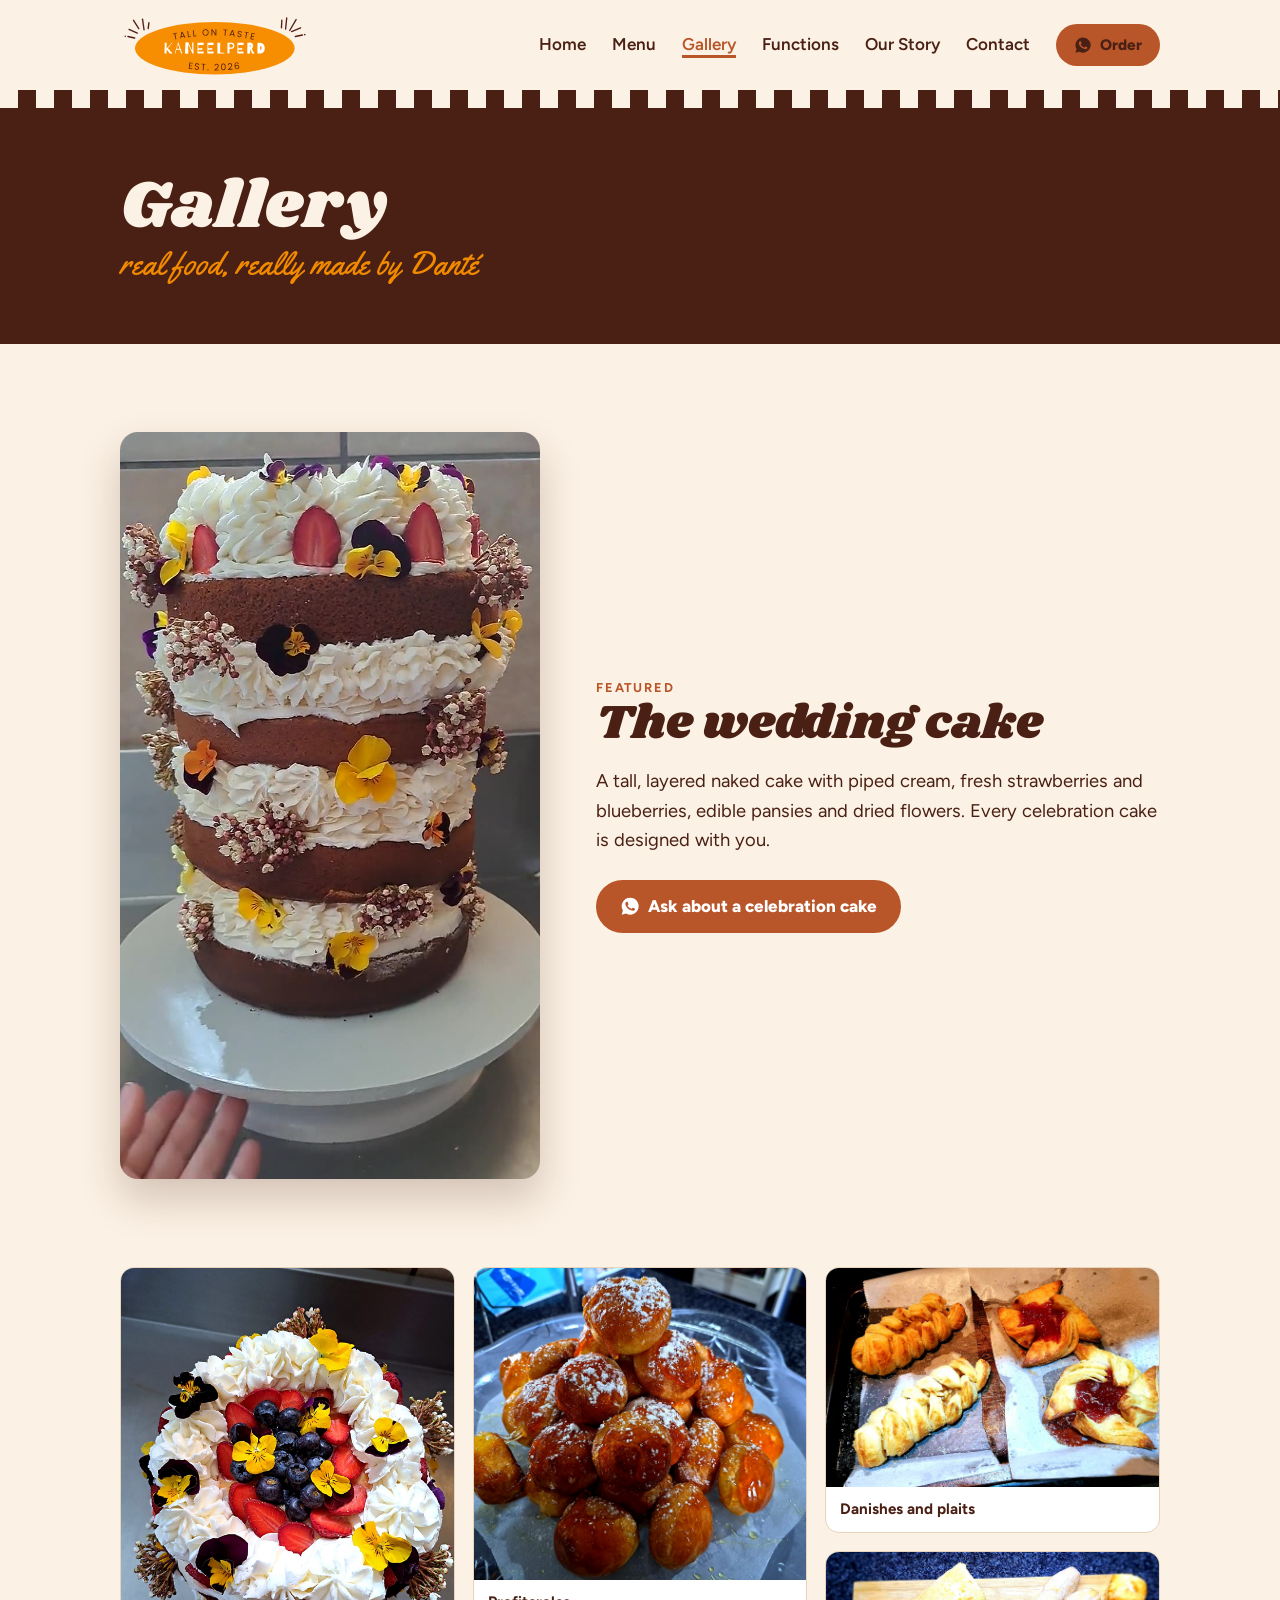
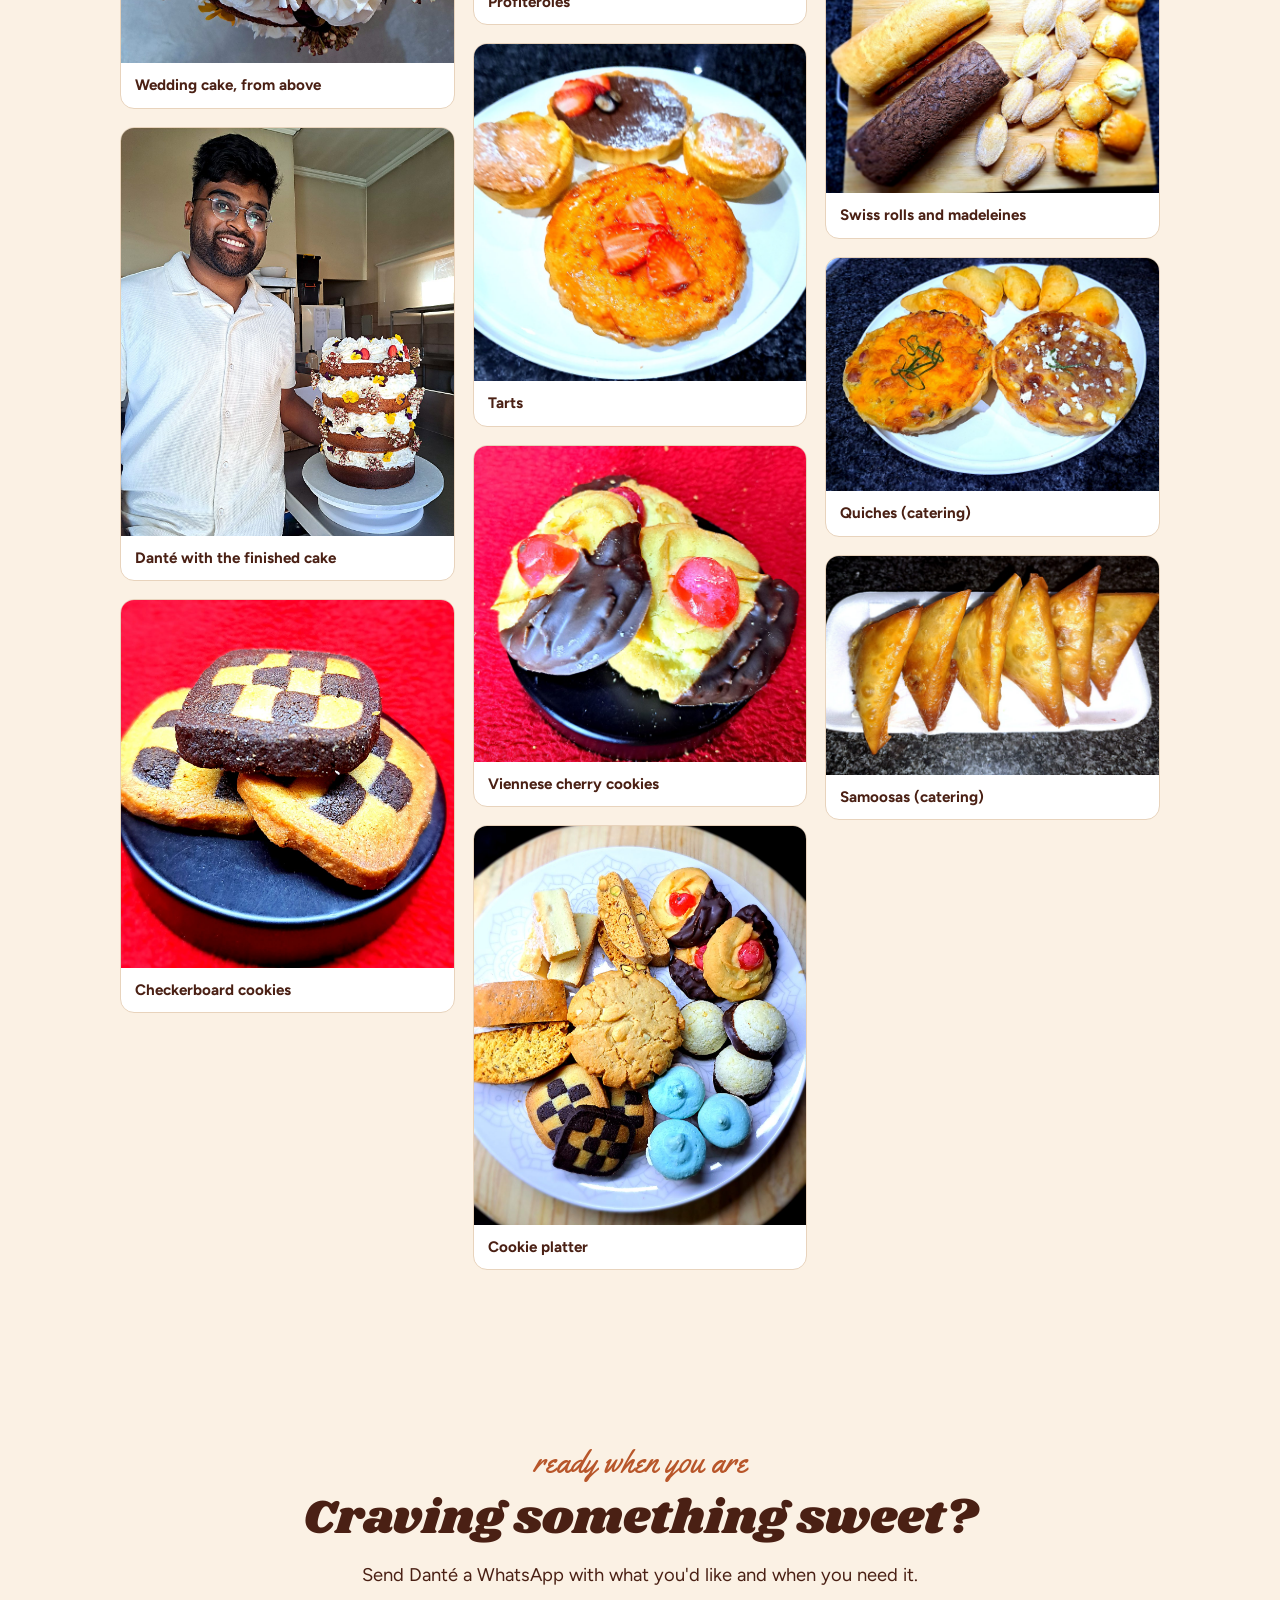
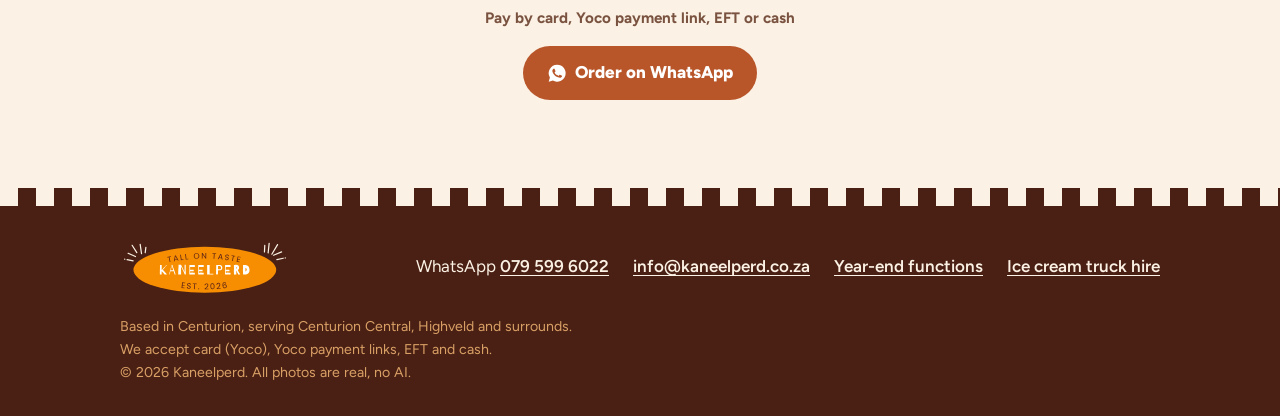
<file: gallery.html>
<!doctype html>
<html lang="en">
<head>
<meta charset="utf-8">
<meta name="viewport" content="width=device-width, initial-scale=1, viewport-fit=cover">
<title>Gallery: cakes, pastries & catering · Kaneelperd, Centurion</title>
<meta name="description" content="Photos of real cakes, cookies, pastries and catering made by Chef Danté of Kaneelperd, Centurion.">
<link rel="canonical" href="https://kaneelperd.co.za/gallery">
<meta property="og:type" content="website">
<meta property="og:site_name" content="Kaneelperd">
<meta property="og:locale" content="en_ZA">
<meta property="og:url" content="https://kaneelperd.co.za/gallery">
<meta property="og:title" content="Gallery: cakes, pastries & catering · Kaneelperd, Centurion">
<meta property="og:description" content="Photos of real cakes, cookies, pastries and catering made by Chef Danté of Kaneelperd, Centurion.">
<meta property="og:image" content="https://kaneelperd.co.za/images/share.jpg">
<meta property="og:image:width" content="1200">
<meta property="og:image:height" content="630">
<meta property="og:image:alt" content="Kaneelperd: rolled tall, glazed thick. A glazed cinnamon bun next to a vintage giraffe drawing.">
<meta name="twitter:card" content="summary_large_image">
<link rel="apple-touch-icon" href="images/favicon.png">
<meta name="theme-color" content="#4A2014">
<link rel="icon" href="images/favicon.png">
<link rel="preconnect" href="https://fonts.googleapis.com">
<link rel="preconnect" href="https://fonts.gstatic.com" crossorigin>
<link rel="stylesheet" href="https://fonts.googleapis.com/css2?family=Figtree:wght@400;600;700;800&family=Shrikhand&family=Yellowtail&display=swap">
<link rel="stylesheet" href="styles.css?v=2026-10-30b">
</head>
<body>
<header class="site-header">
  <div class="wrap">
    <a class="logo" href="/"><img src="images/logo.svg" alt="Kaneelperd, tall on taste, est. 2026" width="506" height="175"></a>
    <button class="nav-toggle" aria-label="Open menu" aria-expanded="false" aria-controls="nav"><span></span><span></span><span></span></button>
    <nav class="nav" id="nav">
      <a href="/">Home</a><a href="/menu">Menu</a><a href="/gallery" aria-current="page">Gallery</a><a href="/functions">Functions</a><a href="/story">Our Story</a><a href="/contact">Contact</a>
      <a class="btn small" href="https://wa.me/27795996022?text=Hi%20Dant%C3%A9%21%20I%27d%20like%20to%20place%20an%20order%20from%20Kaneelperd%20%F0%9F%A6%92" target="_blank" rel="noopener"><svg viewBox="0 0 24 24" aria-hidden="true"><path d="M12 2a10 10 0 0 0-8.6 15.1L2 22l5-1.3A10 10 0 1 0 12 2Zm5.2 14.1c-.2.6-1.3 1.2-1.8 1.2-.5.1-1 .2-3.3-.7-2.8-1.1-4.6-4-4.7-4.2-.1-.2-1.1-1.5-1.1-2.9s.7-2 1-2.3c.2-.3.5-.3.7-.3h.5c.2 0 .4 0 .6.5l.8 2c.1.2.1.4 0 .5l-.4.6-.4.4c-.1.1-.3.3-.1.6.2.3.8 1.3 1.7 2.1 1.2 1 2.1 1.3 2.4 1.5.3.1.5.1.6-.1l.9-1c.2-.3.4-.2.6-.1l1.9.9c.3.1.5.2.5.3.1.2.1.7-.2 1.4Z"/></svg>Order</a>
    </nav>
  </div>
  <div class="checker"></div>
</header>
<main>

<section class="page-title">
  <div class="wrap">
    <h1>Gallery</h1>
    <div class="script">real food, really made by Danté</div>
  </div>
</section>

<section class="section">
  <div class="wrap feature">
    <div class="feature-media">
      <video src="images/gallery/wedding-cake.mp4" poster="images/gallery/wedding-cake-poster.jpg" autoplay muted loop playsinline aria-label="The wedding cake turning on a cake stand"></video>
    </div>
    <div>
      <div class="eyebrow">Featured</div>
      <h2>The wedding cake</h2>
      <p class="lead">A tall, layered naked cake with piped cream, fresh strawberries and blueberries, edible pansies and dried flowers. Every celebration cake is designed with you.</p>
      <a class="btn" href="https://wa.me/27795996022?text=Hi%20Dant%C3%A9%21%20I%27d%20like%20to%20ask%20about%20a%20celebration%20cake." target="_blank" rel="noopener"><svg viewBox="0 0 24 24" aria-hidden="true"><path d="M12 2a10 10 0 0 0-8.6 15.1L2 22l5-1.3A10 10 0 1 0 12 2Zm5.2 14.1c-.2.6-1.3 1.2-1.8 1.2-.5.1-1 .2-3.3-.7-2.8-1.1-4.6-4-4.7-4.2-.1-.2-1.1-1.5-1.1-2.9s.7-2 1-2.3c.2-.3.5-.3.7-.3h.5c.2 0 .4 0 .6.5l.8 2c.1.2.1.4 0 .5l-.4.6-.4.4c-.1.1-.3.3-.1.6.2.3.8 1.3 1.7 2.1 1.2 1 2.1 1.3 2.4 1.5.3.1.5.1.6-.1l.9-1c.2-.3.4-.2.6-.1l1.9.9c.3.1.5.2.5.3.1.2.1.7-.2 1.4Z"/></svg>Ask about a celebration cake</a>
    </div>
  </div>
</section>

<section class="section" style="padding-top:0">
  <div class="wrap">
    <div class="g-grid">
      <figure class="g-item"><img src="images/gallery/naked-cake-top.jpg" alt="Wedding cake from above: cream rosettes, berries and edible pansies" loading="lazy"><figcaption>Wedding cake, from above</figcaption></figure>
      <figure class="g-item"><img src="images/gallery/dante-with-cake.jpg" alt="Danté standing next to the finished wedding cake" loading="lazy"><figcaption>Danté with the finished cake</figcaption></figure>
      <figure class="g-item"><img src="images/gallery/checkerboard-cookies.jpg" alt="Chocolate and vanilla checkerboard cookies" loading="lazy"><figcaption>Checkerboard cookies</figcaption></figure>
      <figure class="g-item"><img src="images/gallery/profiteroles.jpg" alt="A pile of glazed, sugar-dusted profiteroles" loading="lazy"><figcaption>Profiteroles</figcaption></figure>
      <figure class="g-item"><img src="images/gallery/tarts.jpg" alt="Strawberry and chocolate tarts" loading="lazy"><figcaption>Tarts</figcaption></figure>
      <figure class="g-item"><img src="images/gallery/cherry-viennese-cookies.jpg" alt="Viennese cookies dipped in chocolate with glacé cherries" loading="lazy"><figcaption>Viennese cherry cookies</figcaption></figure>
      <figure class="g-item"><img src="images/gallery/cookie-platter.jpg" alt="A platter of mixed biscotti, cookies and meringues" loading="lazy"><figcaption>Cookie platter</figcaption></figure>
      <figure class="g-item"><img src="images/gallery/danishes-and-plaits.jpg" alt="Jam danishes and plaited pastries" loading="lazy"><figcaption>Danishes and plaits</figcaption></figure>
      <figure class="g-item"><img src="images/gallery/swiss-rolls-madeleines.jpg" alt="Swiss rolls with madeleines and pastries" loading="lazy"><figcaption>Swiss rolls and madeleines</figcaption></figure>
      <figure class="g-item"><img src="images/gallery/quiches.jpg" alt="Two quiches with savoury pastries" loading="lazy"><figcaption>Quiches (catering)</figcaption></figure>
      <figure class="g-item"><img src="images/gallery/samoosas.jpg" alt="Golden samoosas" loading="lazy"><figcaption>Samoosas (catering)</figcaption></figure>
    </div>
  </div>
</section>

<section class="section">
  <div class="wrap cta-band">
    <div class="script">ready when you are</div>
    <h2>Craving something sweet?</h2>
    <p class="lead">Send Danté a WhatsApp with what you'd like and when you need it.</p>
    <p class="pay-line">Pay by card, Yoco payment link, EFT or cash</p>
    <a class="btn" href="https://wa.me/27795996022?text=Hi%20Dant%C3%A9%21%20I%27d%20like%20to%20place%20an%20order%20from%20Kaneelperd%20%F0%9F%A6%92" target="_blank" rel="noopener"><svg viewBox="0 0 24 24" aria-hidden="true"><path d="M12 2a10 10 0 0 0-8.6 15.1L2 22l5-1.3A10 10 0 1 0 12 2Zm5.2 14.1c-.2.6-1.3 1.2-1.8 1.2-.5.1-1 .2-3.3-.7-2.8-1.1-4.6-4-4.7-4.2-.1-.2-1.1-1.5-1.1-2.9s.7-2 1-2.3c.2-.3.5-.3.7-.3h.5c.2 0 .4 0 .6.5l.8 2c.1.2.1.4 0 .5l-.4.6-.4.4c-.1.1-.3.3-.1.6.2.3.8 1.3 1.7 2.1 1.2 1 2.1 1.3 2.4 1.5.3.1.5.1.6-.1l.9-1c.2-.3.4-.2.6-.1l1.9.9c.3.1.5.2.5.3.1.2.1.7-.2 1.4Z"/></svg>Order on WhatsApp</a>
  </div>
</section>
</main>
<footer class="site-footer">
  <div class="checker"></div>
  <div class="wrap">
    <a class="logo" href="/"><img src="images/logo-on-dark.svg" alt="Kaneelperd, tall on taste, est. 2026" width="506" height="175"></a>
    <div class="links">
      <span>WhatsApp <a href="https://wa.me/27795996022?text=Hi%20Dant%C3%A9%21%20I%27d%20like%20to%20place%20an%20order%20from%20Kaneelperd%20%F0%9F%A6%92" target="_blank" rel="noopener">079 599 6022</a></span>
      <a href="mailto:info@kaneelperd.co.za">info@kaneelperd.co.za</a>
      <a href="/year-end-functions">Year-end functions</a>
      <a href="/ice-cream-truck">Ice cream truck hire</a>
    </div>
    <small>Based in Centurion, serving Centurion Central, Highveld and surrounds.<br>We accept card (Yoco), Yoco payment links, EFT and cash.<br>© 2026 Kaneelperd. All photos are real, no AI.</small>
  </div>
</footer>
<a class="btn float-order" href="https://wa.me/27795996022?text=Hi%20Dant%C3%A9%21%20I%27d%20like%20to%20place%20an%20order%20from%20Kaneelperd%20%F0%9F%A6%92" target="_blank" rel="noopener"><svg viewBox="0 0 24 24" aria-hidden="true"><path d="M12 2a10 10 0 0 0-8.6 15.1L2 22l5-1.3A10 10 0 1 0 12 2Zm5.2 14.1c-.2.6-1.3 1.2-1.8 1.2-.5.1-1 .2-3.3-.7-2.8-1.1-4.6-4-4.7-4.2-.1-.2-1.1-1.5-1.1-2.9s.7-2 1-2.3c.2-.3.5-.3.7-.3h.5c.2 0 .4 0 .6.5l.8 2c.1.2.1.4 0 .5l-.4.6-.4.4c-.1.1-.3.3-.1.6.2.3.8 1.3 1.7 2.1 1.2 1 2.1 1.3 2.4 1.5.3.1.5.1.6-.1l.9-1c.2-.3.4-.2.6-.1l1.9.9c.3.1.5.2.5.3.1.2.1.7-.2 1.4Z"/></svg>Order on WhatsApp</a>
<script>
  // Phone menu button
  var t = document.querySelector('.nav-toggle'), n = document.getElementById('nav');
  t.addEventListener('click', function () {
    var open = n.classList.toggle('open');
    t.setAttribute('aria-expanded', open);
  });
</script>
</body>
</html>
</file>
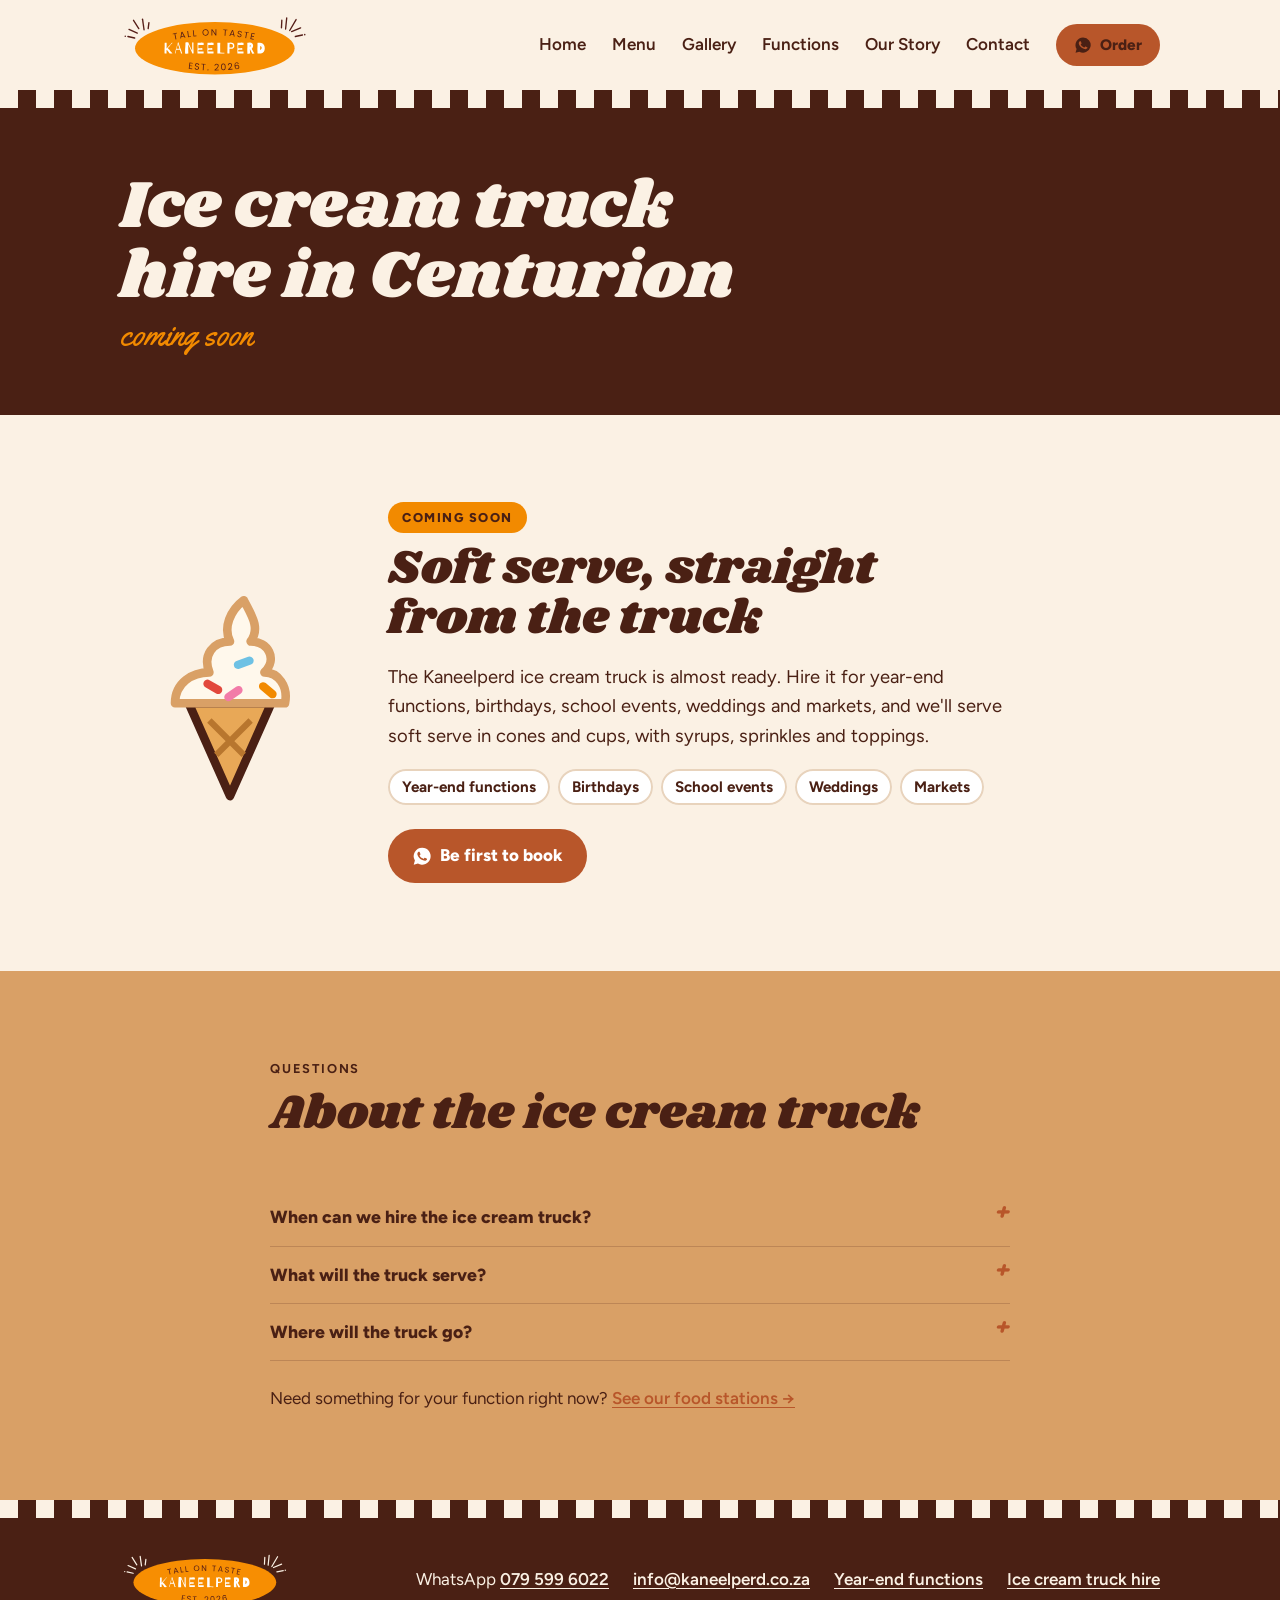
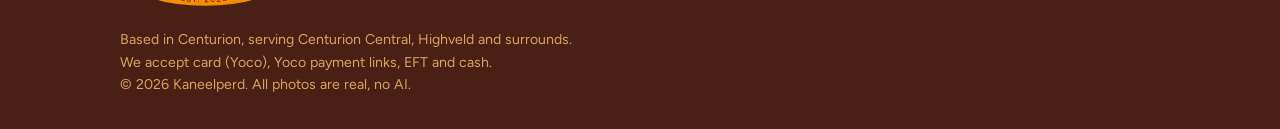
<file: ice-cream-truck.html>
<!doctype html>
<html lang="en">
<head>
<meta charset="utf-8">
<meta name="viewport" content="width=device-width, initial-scale=1, viewport-fit=cover">
<title>Ice cream truck hire in Centurion (coming soon) · Kaneelperd</title>
<meta name="description" content="Hire the Kaneelperd ice cream truck for year-end functions, birthdays, school events and weddings in Centurion and surrounds. Soft serve in cones and cups. Coming soon: join the waiting list.">
<link rel="canonical" href="https://kaneelperd.co.za/ice-cream-truck">
<meta property="og:type" content="website">
<meta property="og:site_name" content="Kaneelperd">
<meta property="og:locale" content="en_ZA">
<meta property="og:url" content="https://kaneelperd.co.za/ice-cream-truck">
<meta property="og:title" content="Ice cream truck hire in Centurion (coming soon) · Kaneelperd">
<meta property="og:description" content="Hire the Kaneelperd ice cream truck for year-end functions, birthdays, school events and weddings in Centurion and surrounds. Soft serve in cones and cups. Coming soon: join the waiting list.">
<meta property="og:image" content="https://kaneelperd.co.za/images/share.jpg">
<meta property="og:image:width" content="1200">
<meta property="og:image:height" content="630">
<meta property="og:image:alt" content="Kaneelperd: rolled tall, glazed thick. A glazed cinnamon bun next to a vintage giraffe drawing.">
<meta name="twitter:card" content="summary_large_image">
<link rel="apple-touch-icon" href="images/favicon.png">
<meta name="theme-color" content="#4A2014">
<link rel="icon" href="images/favicon.png">
<link rel="preconnect" href="https://fonts.googleapis.com">
<link rel="preconnect" href="https://fonts.gstatic.com" crossorigin>
<link rel="stylesheet" href="https://fonts.googleapis.com/css2?family=Figtree:wght@400;600;700;800&family=Shrikhand&family=Yellowtail&display=swap">
<link rel="stylesheet" href="styles.css?v=2026-10-30b">
<script type="application/ld+json">
{
 "@context": "https://schema.org",
 "@type": "FAQPage",
 "mainEntity": [
  {
   "@type": "Question",
   "name": "When can we hire the ice cream truck?",
   "acceptedAnswer": {
    "@type": "Answer",
    "text": "Very soon. Send us a WhatsApp and you'll be first to know when bookings open."
   }
  },
  {
   "@type": "Question",
   "name": "What will the truck serve?",
   "acceptedAnswer": {
    "@type": "Answer",
    "text": "Soft serve in cones and cups, with syrups, sprinkles and toppings like a Flake."
   }
  },
  {
   "@type": "Question",
   "name": "Where will the truck go?",
   "acceptedAnswer": {
    "@type": "Answer",
    "text": "Functions and events in Centurion, with travel to Pretoria, Midrand and surrounds."
   }
  }
 ]
}
</script>
</head>
<body>
<header class="site-header">
  <div class="wrap">
    <a class="logo" href="/"><img src="images/logo.svg" alt="Kaneelperd, tall on taste, est. 2026" width="506" height="175"></a>
    <button class="nav-toggle" aria-label="Open menu" aria-expanded="false" aria-controls="nav"><span></span><span></span><span></span></button>
    <nav class="nav" id="nav">
      <a href="/">Home</a><a href="/menu">Menu</a><a href="/gallery">Gallery</a><a href="/functions">Functions</a><a href="/story">Our Story</a><a href="/contact">Contact</a>
      <a class="btn small" href="https://wa.me/27795996022?text=Hi%20Dant%C3%A9%21%20I%27d%20like%20to%20place%20an%20order%20from%20Kaneelperd%20%F0%9F%A6%92" target="_blank" rel="noopener"><svg viewBox="0 0 24 24" aria-hidden="true"><path d="M12 2a10 10 0 0 0-8.6 15.1L2 22l5-1.3A10 10 0 1 0 12 2Zm5.2 14.1c-.2.6-1.3 1.2-1.8 1.2-.5.1-1 .2-3.3-.7-2.8-1.1-4.6-4-4.7-4.2-.1-.2-1.1-1.5-1.1-2.9s.7-2 1-2.3c.2-.3.5-.3.7-.3h.5c.2 0 .4 0 .6.5l.8 2c.1.2.1.4 0 .5l-.4.6-.4.4c-.1.1-.3.3-.1.6.2.3.8 1.3 1.7 2.1 1.2 1 2.1 1.3 2.4 1.5.3.1.5.1.6-.1l.9-1c.2-.3.4-.2.6-.1l1.9.9c.3.1.5.2.5.3.1.2.1.7-.2 1.4Z"/></svg>Order</a>
    </nav>
  </div>
  <div class="checker"></div>
</header>
<main>

<section class="page-title">
  <div class="wrap">
    <h1>Ice cream truck hire in Centurion</h1>
    <div class="script">coming soon</div>
  </div>
</section>

<section class="section">
  <div class="wrap truck-intro">
    <svg class="truck-art" viewBox="0 0 64 64" aria-hidden="true"><path d="M20 35 H44 L32 62 Z" fill="#E8A857" stroke="#4A2014" stroke-width="2.5" stroke-linejoin="round"/><path d="M26 40 L36 50 M38 40 L28 50" stroke="#B8762E" stroke-width="1.8"/><path d="M16 35 C16 29 21 26 26 26 C24 21 27 17 32 17 C30 13 32 8 36 5 C38 9 41 13 38 17 C43 17 46 22 42 26 C46 26 49 30 48 35 Z" fill="#FFF8EC" stroke="#D9A066" stroke-width="2.5" stroke-linejoin="round"/><rect x="24" y="29" width="6" height="2.4" rx="1.2" fill="#E2483D" transform="rotate(30 27 30.2)"/><rect x="33" y="22" width="6" height="2.4" rx="1.2" fill="#6EC1E4" transform="rotate(-20 36 23.2)"/><rect x="40" y="30" width="6" height="2.4" rx="1.2" fill="#F28A00" transform="rotate(40 43 31.2)"/><rect x="30" y="31" width="6" height="2.4" rx="1.2" fill="#F27BA8" transform="rotate(-35 33 32.2)"/></svg>
    <div>
      <span class="soon-badge">Coming soon</span>
      <h2 style="margin-top:14px">Soft serve, straight from the truck</h2>
      <p class="lead" style="margin-block:12px 18px">The Kaneelperd ice cream truck is almost ready. Hire it for year-end functions, birthdays, school events, weddings and markets, and we'll serve soft serve in cones and cups, with syrups, sprinkles and toppings.</p>
      <div class="tags light"><span>Year-end functions</span><span>Birthdays</span><span>School events</span><span>Weddings</span><span>Markets</span></div>
      <a class="btn" href="https://wa.me/27795996022?text=Hi%20Dant%C3%A9%21%20Please%20let%20me%20know%20when%20the%20ice%20cream%20truck%20is%20available%20to%20hire." target="_blank" rel="noopener"><svg viewBox="0 0 24 24" aria-hidden="true"><path d="M12 2a10 10 0 0 0-8.6 15.1L2 22l5-1.3A10 10 0 1 0 12 2Zm5.2 14.1c-.2.6-1.3 1.2-1.8 1.2-.5.1-1 .2-3.3-.7-2.8-1.1-4.6-4-4.7-4.2-.1-.2-1.1-1.5-1.1-2.9s.7-2 1-2.3c.2-.3.5-.3.7-.3h.5c.2 0 .4 0 .6.5l.8 2c.1.2.1.4 0 .5l-.4.6-.4.4c-.1.1-.3.3-.1.6.2.3.8 1.3 1.7 2.1 1.2 1 2.1 1.3 2.4 1.5.3.1.5.1.6-.1l.9-1c.2-.3.4-.2.6-.1l1.9.9c.3.1.5.2.5.3.1.2.1.7-.2 1.4Z"/></svg>Be first to book</a>
    </div>
  </div>
</section>

<section class="section tan">
  <div class="wrap faq-wrap">
    <div class="section-head">
      <div class="eyebrow" style="color:var(--chocolate)">Questions</div>
      <h2>About the ice cream truck</h2>
    </div>
      <details class="faq"><summary>When can we hire the ice cream truck?</summary><p>Very soon. Send us a WhatsApp and you'll be first to know when bookings open.</p></details>
      <details class="faq"><summary>What will the truck serve?</summary><p>Soft serve in cones and cups, with syrups, sprinkles and toppings like a Flake.</p></details>
      <details class="faq"><summary>Where will the truck go?</summary><p>Functions and events in Centurion, with travel to Pretoria, Midrand and surrounds.</p></details>
    <p style="margin-top:24px">Need something for your function right now? <a href="/functions">See our food stations &rarr;</a></p>
  </div>
</section>

</main>
<footer class="site-footer">
  <div class="checker"></div>
  <div class="wrap">
    <a class="logo" href="/"><img src="images/logo-on-dark.svg" alt="Kaneelperd, tall on taste, est. 2026" width="506" height="175"></a>
    <div class="links">
      <span>WhatsApp <a href="https://wa.me/27795996022?text=Hi%20Dant%C3%A9%21%20I%27d%20like%20to%20place%20an%20order%20from%20Kaneelperd%20%F0%9F%A6%92" target="_blank" rel="noopener">079 599 6022</a></span>
      <a href="mailto:info@kaneelperd.co.za">info@kaneelperd.co.za</a>
      <a href="/year-end-functions">Year-end functions</a>
      <a href="/ice-cream-truck">Ice cream truck hire</a>
    </div>
    <small>Based in Centurion, serving Centurion Central, Highveld and surrounds.<br>We accept card (Yoco), Yoco payment links, EFT and cash.<br>© 2026 Kaneelperd. All photos are real, no AI.</small>
  </div>
</footer>
<a class="btn float-order" href="https://wa.me/27795996022?text=Hi%20Dant%C3%A9%21%20I%27d%20like%20to%20place%20an%20order%20from%20Kaneelperd%20%F0%9F%A6%92" target="_blank" rel="noopener"><svg viewBox="0 0 24 24" aria-hidden="true"><path d="M12 2a10 10 0 0 0-8.6 15.1L2 22l5-1.3A10 10 0 1 0 12 2Zm5.2 14.1c-.2.6-1.3 1.2-1.8 1.2-.5.1-1 .2-3.3-.7-2.8-1.1-4.6-4-4.7-4.2-.1-.2-1.1-1.5-1.1-2.9s.7-2 1-2.3c.2-.3.5-.3.7-.3h.5c.2 0 .4 0 .6.5l.8 2c.1.2.1.4 0 .5l-.4.6-.4.4c-.1.1-.3.3-.1.6.2.3.8 1.3 1.7 2.1 1.2 1 2.1 1.3 2.4 1.5.3.1.5.1.6-.1l.9-1c.2-.3.4-.2.6-.1l1.9.9c.3.1.5.2.5.3.1.2.1.7-.2 1.4Z"/></svg>Order on WhatsApp</a>
<script>
  // Phone menu button
  var t = document.querySelector('.nav-toggle'), n = document.getElementById('nav');
  t.addEventListener('click', function () {
    var open = n.classList.toggle('open');
    t.setAttribute('aria-expanded', open);
  });
</script>
</body>
</html>
</file>
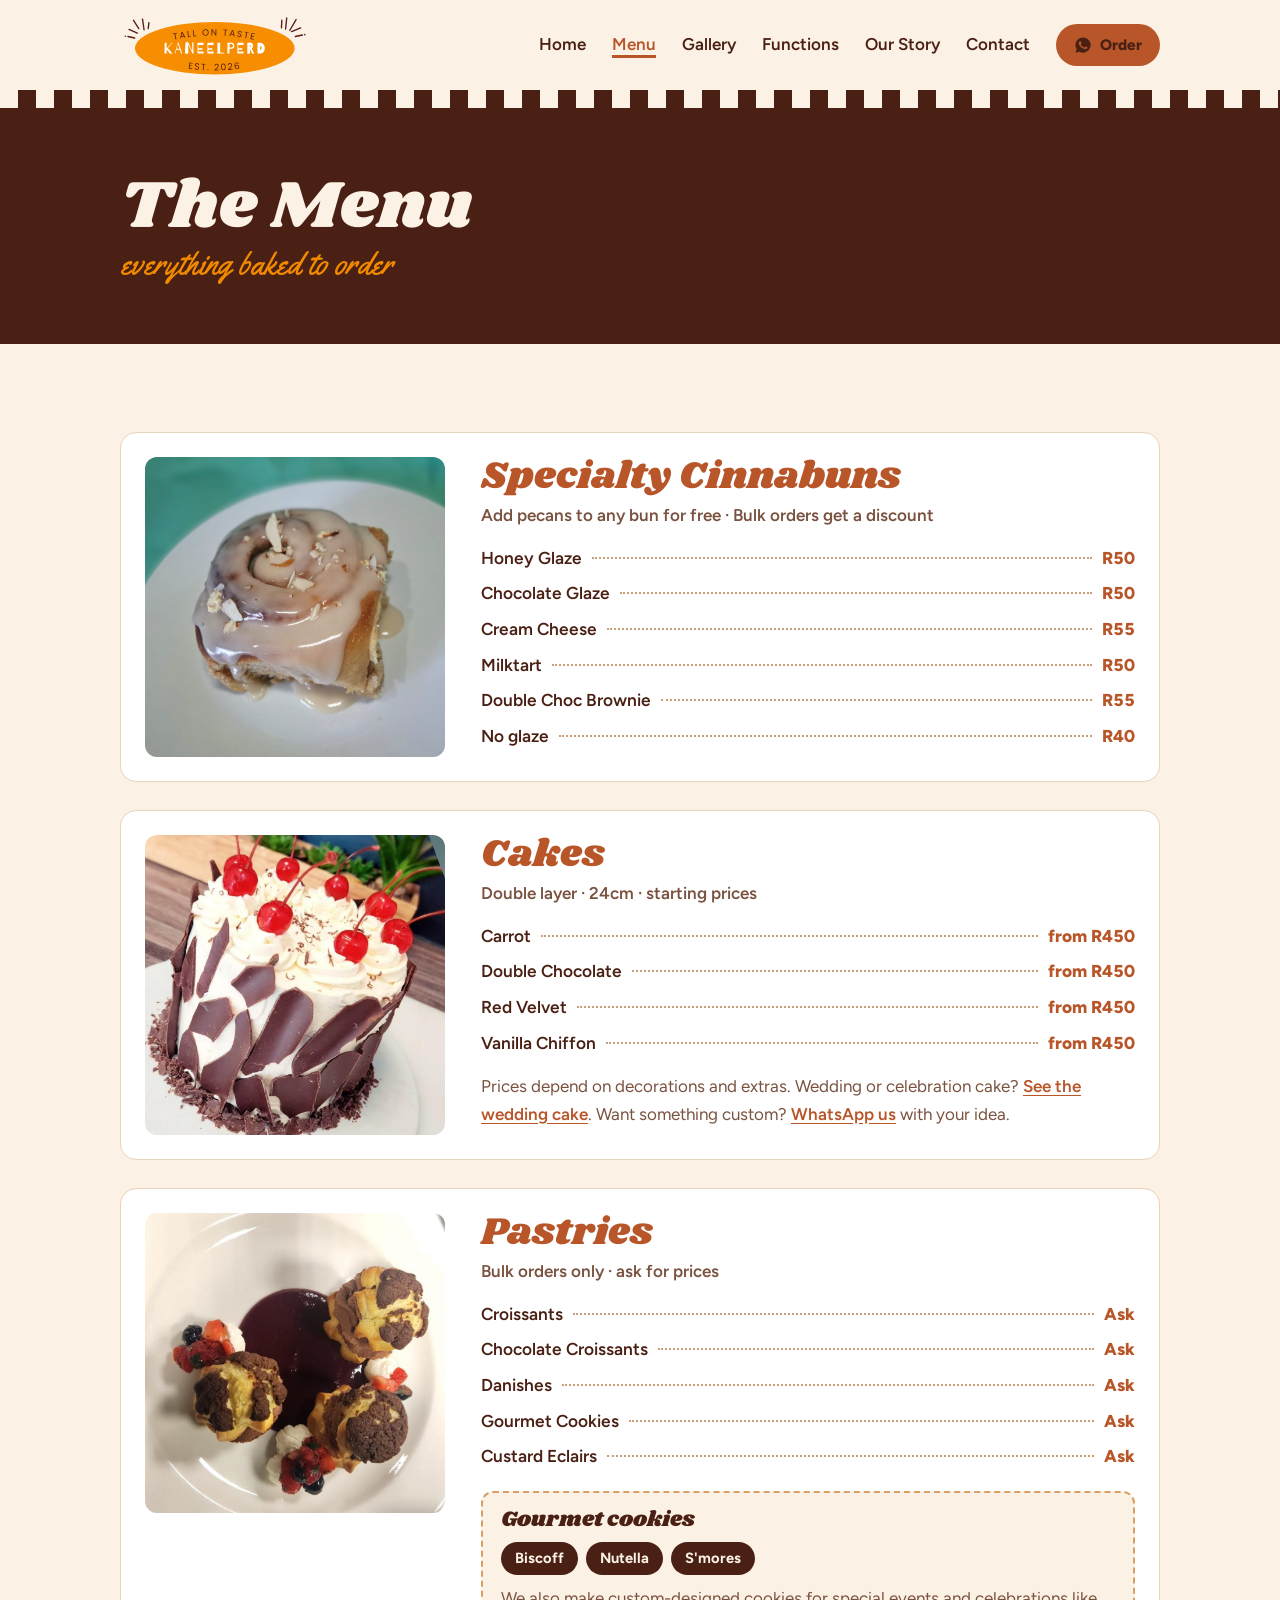
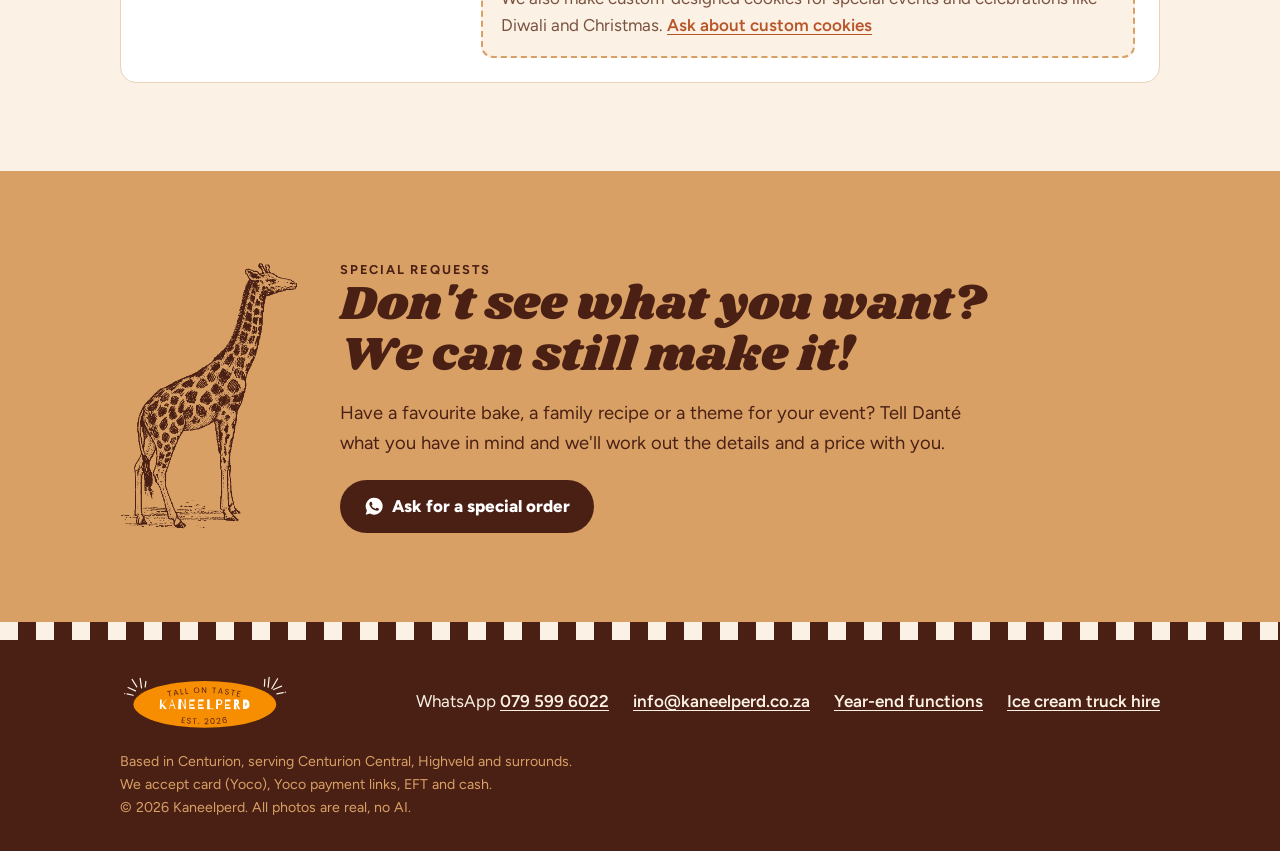
<file: menu.html>
<!doctype html>
<html lang="en">
<head>
<meta charset="utf-8">
<meta name="viewport" content="width=device-width, initial-scale=1, viewport-fit=cover">
<title>Menu: cinnamon buns, cakes & pastries · Kaneelperd, Centurion</title>
<meta name="description" content="Cinnabuns from R40, double layer cakes from R450 and pastries for bulk orders, baked to order in Centurion. Free pecans on any bun.">
<link rel="canonical" href="https://kaneelperd.co.za/menu">
<meta property="og:type" content="website">
<meta property="og:site_name" content="Kaneelperd">
<meta property="og:locale" content="en_ZA">
<meta property="og:url" content="https://kaneelperd.co.za/menu">
<meta property="og:title" content="Menu: cinnamon buns, cakes & pastries · Kaneelperd, Centurion">
<meta property="og:description" content="Cinnabuns from R40, double layer cakes from R450 and pastries for bulk orders, baked to order in Centurion. Free pecans on any bun.">
<meta property="og:image" content="https://kaneelperd.co.za/images/share.jpg">
<meta property="og:image:width" content="1200">
<meta property="og:image:height" content="630">
<meta property="og:image:alt" content="Kaneelperd: rolled tall, glazed thick. A glazed cinnamon bun next to a vintage giraffe drawing.">
<meta name="twitter:card" content="summary_large_image">
<link rel="apple-touch-icon" href="images/favicon.png">
<meta name="theme-color" content="#4A2014">
<link rel="icon" href="images/favicon.png">
<link rel="preconnect" href="https://fonts.googleapis.com">
<link rel="preconnect" href="https://fonts.gstatic.com" crossorigin>
<link rel="stylesheet" href="https://fonts.googleapis.com/css2?family=Figtree:wght@400;600;700;800&family=Shrikhand&family=Yellowtail&display=swap">
<link rel="stylesheet" href="styles.css?v=2026-10-30b">
</head>
<body>
<header class="site-header">
  <div class="wrap">
    <a class="logo" href="/"><img src="images/logo.svg" alt="Kaneelperd, tall on taste, est. 2026" width="506" height="175"></a>
    <button class="nav-toggle" aria-label="Open menu" aria-expanded="false" aria-controls="nav"><span></span><span></span><span></span></button>
    <nav class="nav" id="nav">
      <a href="/">Home</a><a href="/menu" aria-current="page">Menu</a><a href="/gallery">Gallery</a><a href="/functions">Functions</a><a href="/story">Our Story</a><a href="/contact">Contact</a>
      <a class="btn small" href="https://wa.me/27795996022?text=Hi%20Dant%C3%A9%21%20I%27d%20like%20to%20place%20an%20order%20from%20Kaneelperd%20%F0%9F%A6%92" target="_blank" rel="noopener"><svg viewBox="0 0 24 24" aria-hidden="true"><path d="M12 2a10 10 0 0 0-8.6 15.1L2 22l5-1.3A10 10 0 1 0 12 2Zm5.2 14.1c-.2.6-1.3 1.2-1.8 1.2-.5.1-1 .2-3.3-.7-2.8-1.1-4.6-4-4.7-4.2-.1-.2-1.1-1.5-1.1-2.9s.7-2 1-2.3c.2-.3.5-.3.7-.3h.5c.2 0 .4 0 .6.5l.8 2c.1.2.1.4 0 .5l-.4.6-.4.4c-.1.1-.3.3-.1.6.2.3.8 1.3 1.7 2.1 1.2 1 2.1 1.3 2.4 1.5.3.1.5.1.6-.1l.9-1c.2-.3.4-.2.6-.1l1.9.9c.3.1.5.2.5.3.1.2.1.7-.2 1.4Z"/></svg>Order</a>
    </nav>
  </div>
  <div class="checker"></div>
</header>
<main>

<section class="page-title">
  <div class="wrap">
    <h1>The Menu</h1>
    <div class="script">everything baked to order</div>
  </div>
</section>

<section class="section">
  <div class="wrap menu-grid">
    <article class="menu-cat">
      <img src="images/cinnabun.jpg" alt="Glazed cinnabun" loading="lazy">
      <div>
        <h2>Specialty Cinnabuns</h2>
        <p class="note">Add pecans to any bun for free · Bulk orders get a discount</p>
        <ul class="items">
          <li>Honey Glaze<span class="dots"></span><span class="price">R50</span></li>
          <li>Chocolate Glaze<span class="dots"></span><span class="price">R50</span></li>
          <li>Cream Cheese<span class="dots"></span><span class="price">R55</span></li>
          <li>Milktart<span class="dots"></span><span class="price">R50</span></li>
          <li>Double Choc Brownie<span class="dots"></span><span class="price">R55</span></li>
          <li>No glaze<span class="dots"></span><span class="price">R40</span></li>
        </ul>
      </div>
    </article>

    <article class="menu-cat">
      <img src="images/cake.jpg" alt="Double layer chocolate cake" loading="lazy">
      <div>
        <h2>Cakes</h2>
        <p class="note">Double layer · 24cm · starting prices</p>
        <ul class="items">
          <li>Carrot<span class="dots"></span><span class="price">from R450</span></li>
          <li>Double Chocolate<span class="dots"></span><span class="price">from R450</span></li>
          <li>Red Velvet<span class="dots"></span><span class="price">from R450</span></li>
          <li>Vanilla Chiffon<span class="dots"></span><span class="price">from R450</span></li>
        </ul>
        <p class="ask">Prices depend on decorations and extras. Wedding or celebration cake? <a href="/gallery">See the wedding cake</a>. Want something custom? <a href="https://wa.me/27795996022?text=Hi%20Dant%C3%A9%21%20I%27d%20like%20to%20place%20an%20order%20from%20Kaneelperd%20%F0%9F%A6%92" target="_blank" rel="noopener">WhatsApp us</a> with your idea.</p>
      </div>
    </article>

    <article class="menu-cat">
      <img src="images/eclairs.jpg" alt="Custard eclairs" loading="lazy">
      <div>
        <h2>Pastries</h2>
        <p class="note">Bulk orders only · ask for prices</p>
        <ul class="items">
          <li>Croissants<span class="dots"></span><span class="price">Ask</span></li>
          <li>Chocolate Croissants<span class="dots"></span><span class="price">Ask</span></li>
          <li>Danishes<span class="dots"></span><span class="price">Ask</span></li>
          <li>Gourmet Cookies<span class="dots"></span><span class="price">Ask</span></li>
          <li>Custard Eclairs<span class="dots"></span><span class="price">Ask</span></li>
        </ul>
        <div class="cookie-box">
          <h3>Gourmet cookies</h3>
          <div class="flavours"><span>Biscoff</span><span>Nutella</span><span>S'mores</span></div>
          <p>We also make custom-designed cookies for special events and celebrations like Diwali and Christmas. <a href="https://wa.me/27795996022?text=Hi%20Dant%C3%A9%21%20I%27d%20like%20to%20ask%20about%20custom%20cookies%20for%20an%20event." target="_blank" rel="noopener">Ask about custom cookies</a></p>
        </div>
      </div>
    </article>
  </div>
</section>

<section class="section tan">
  <div class="wrap special">
    <img src="images/giraffe.png" alt="" width="323" height="495" loading="lazy">
    <div>
      <div class="eyebrow" style="color:var(--chocolate)">Special requests</div>
      <h2>Don't see what you want? We can still make it!</h2>
      <p class="lead">Have a favourite bake, a family recipe or a theme for your event? Tell Danté what you have in mind and we'll work out the details and a price with you.</p>
      <a class="btn dark" href="https://wa.me/27795996022?text=Hi%20Dant%C3%A9%21%20I%20don%27t%20see%20what%20I%20want%20on%20the%20menu.%20Could%20you%20make%3A%20" target="_blank" rel="noopener"><svg viewBox="0 0 24 24" aria-hidden="true"><path d="M12 2a10 10 0 0 0-8.6 15.1L2 22l5-1.3A10 10 0 1 0 12 2Zm5.2 14.1c-.2.6-1.3 1.2-1.8 1.2-.5.1-1 .2-3.3-.7-2.8-1.1-4.6-4-4.7-4.2-.1-.2-1.1-1.5-1.1-2.9s.7-2 1-2.3c.2-.3.5-.3.7-.3h.5c.2 0 .4 0 .6.5l.8 2c.1.2.1.4 0 .5l-.4.6-.4.4c-.1.1-.3.3-.1.6.2.3.8 1.3 1.7 2.1 1.2 1 2.1 1.3 2.4 1.5.3.1.5.1.6-.1l.9-1c.2-.3.4-.2.6-.1l1.9.9c.3.1.5.2.5.3.1.2.1.7-.2 1.4Z"/></svg>Ask for a special order</a>
    </div>
  </div>
</section>
</main>
<footer class="site-footer">
  <div class="checker"></div>
  <div class="wrap">
    <a class="logo" href="/"><img src="images/logo-on-dark.svg" alt="Kaneelperd, tall on taste, est. 2026" width="506" height="175"></a>
    <div class="links">
      <span>WhatsApp <a href="https://wa.me/27795996022?text=Hi%20Dant%C3%A9%21%20I%27d%20like%20to%20place%20an%20order%20from%20Kaneelperd%20%F0%9F%A6%92" target="_blank" rel="noopener">079 599 6022</a></span>
      <a href="mailto:info@kaneelperd.co.za">info@kaneelperd.co.za</a>
      <a href="/year-end-functions">Year-end functions</a>
      <a href="/ice-cream-truck">Ice cream truck hire</a>
    </div>
    <small>Based in Centurion, serving Centurion Central, Highveld and surrounds.<br>We accept card (Yoco), Yoco payment links, EFT and cash.<br>© 2026 Kaneelperd. All photos are real, no AI.</small>
  </div>
</footer>
<a class="btn float-order" href="https://wa.me/27795996022?text=Hi%20Dant%C3%A9%21%20I%27d%20like%20to%20place%20an%20order%20from%20Kaneelperd%20%F0%9F%A6%92" target="_blank" rel="noopener"><svg viewBox="0 0 24 24" aria-hidden="true"><path d="M12 2a10 10 0 0 0-8.6 15.1L2 22l5-1.3A10 10 0 1 0 12 2Zm5.2 14.1c-.2.6-1.3 1.2-1.8 1.2-.5.1-1 .2-3.3-.7-2.8-1.1-4.6-4-4.7-4.2-.1-.2-1.1-1.5-1.1-2.9s.7-2 1-2.3c.2-.3.5-.3.7-.3h.5c.2 0 .4 0 .6.5l.8 2c.1.2.1.4 0 .5l-.4.6-.4.4c-.1.1-.3.3-.1.6.2.3.8 1.3 1.7 2.1 1.2 1 2.1 1.3 2.4 1.5.3.1.5.1.6-.1l.9-1c.2-.3.4-.2.6-.1l1.9.9c.3.1.5.2.5.3.1.2.1.7-.2 1.4Z"/></svg>Order on WhatsApp</a>
<script>
  // Phone menu button
  var t = document.querySelector('.nav-toggle'), n = document.getElementById('nav');
  t.addEventListener('click', function () {
    var open = n.classList.toggle('open');
    t.setAttribute('aria-expanded', open);
  });
</script>
</body>
</html>
</file>
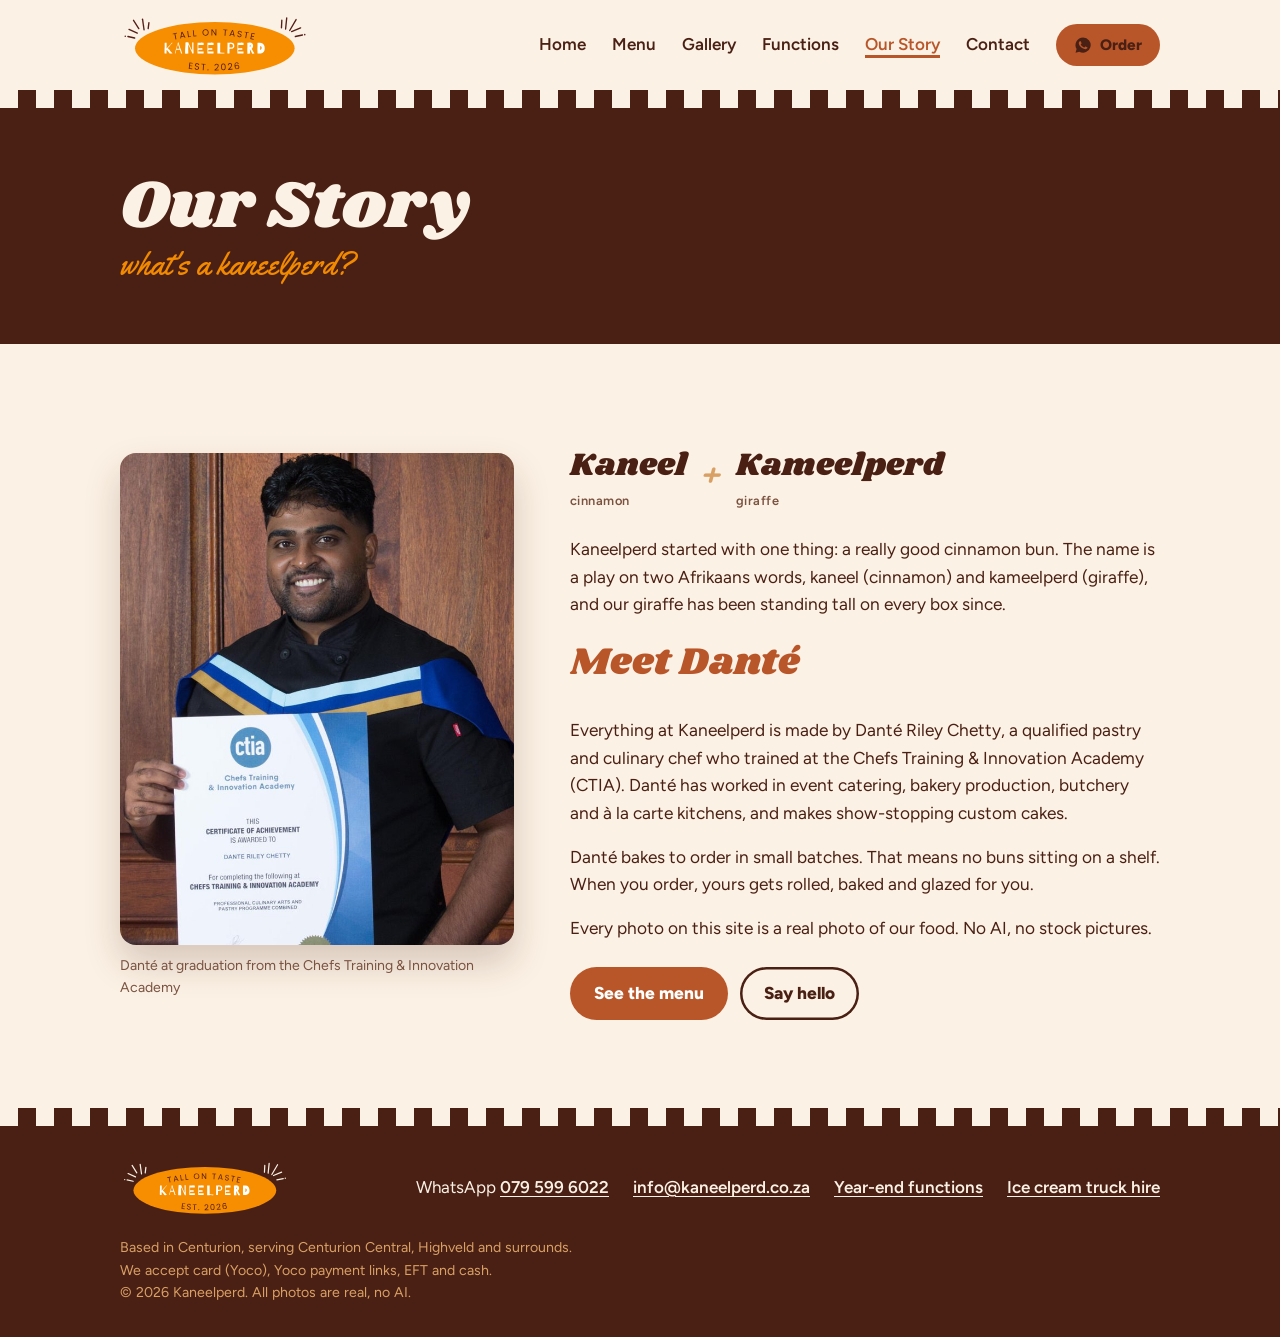
<file: story.html>
<!doctype html>
<html lang="en">
<head>
<meta charset="utf-8">
<meta name="viewport" content="width=device-width, initial-scale=1, viewport-fit=cover">
<title>Our Story · Kaneelperd, Centurion</title>
<meta name="description" content="Kaneel + kameelperd: the story behind the cinnamon giraffe, and Chef Danté, the pastry and culinary chef behind Kaneelperd in Centurion.">
<link rel="canonical" href="https://kaneelperd.co.za/story">
<meta property="og:type" content="website">
<meta property="og:site_name" content="Kaneelperd">
<meta property="og:locale" content="en_ZA">
<meta property="og:url" content="https://kaneelperd.co.za/story">
<meta property="og:title" content="Our Story · Kaneelperd, Centurion">
<meta property="og:description" content="Kaneel + kameelperd: the story behind the cinnamon giraffe, and Chef Danté, the pastry and culinary chef behind Kaneelperd in Centurion.">
<meta property="og:image" content="https://kaneelperd.co.za/images/share.jpg">
<meta property="og:image:width" content="1200">
<meta property="og:image:height" content="630">
<meta property="og:image:alt" content="Kaneelperd: rolled tall, glazed thick. A glazed cinnamon bun next to a vintage giraffe drawing.">
<meta name="twitter:card" content="summary_large_image">
<link rel="apple-touch-icon" href="images/favicon.png">
<meta name="theme-color" content="#4A2014">
<link rel="icon" href="images/favicon.png">
<link rel="preconnect" href="https://fonts.googleapis.com">
<link rel="preconnect" href="https://fonts.gstatic.com" crossorigin>
<link rel="stylesheet" href="https://fonts.googleapis.com/css2?family=Figtree:wght@400;600;700;800&family=Shrikhand&family=Yellowtail&display=swap">
<link rel="stylesheet" href="styles.css?v=2026-10-30b">
</head>
<body>
<header class="site-header">
  <div class="wrap">
    <a class="logo" href="/"><img src="images/logo.svg" alt="Kaneelperd, tall on taste, est. 2026" width="506" height="175"></a>
    <button class="nav-toggle" aria-label="Open menu" aria-expanded="false" aria-controls="nav"><span></span><span></span><span></span></button>
    <nav class="nav" id="nav">
      <a href="/">Home</a><a href="/menu">Menu</a><a href="/gallery">Gallery</a><a href="/functions">Functions</a><a href="/story" aria-current="page">Our Story</a><a href="/contact">Contact</a>
      <a class="btn small" href="https://wa.me/27795996022?text=Hi%20Dant%C3%A9%21%20I%27d%20like%20to%20place%20an%20order%20from%20Kaneelperd%20%F0%9F%A6%92" target="_blank" rel="noopener"><svg viewBox="0 0 24 24" aria-hidden="true"><path d="M12 2a10 10 0 0 0-8.6 15.1L2 22l5-1.3A10 10 0 1 0 12 2Zm5.2 14.1c-.2.6-1.3 1.2-1.8 1.2-.5.1-1 .2-3.3-.7-2.8-1.1-4.6-4-4.7-4.2-.1-.2-1.1-1.5-1.1-2.9s.7-2 1-2.3c.2-.3.5-.3.7-.3h.5c.2 0 .4 0 .6.5l.8 2c.1.2.1.4 0 .5l-.4.6-.4.4c-.1.1-.3.3-.1.6.2.3.8 1.3 1.7 2.1 1.2 1 2.1 1.3 2.4 1.5.3.1.5.1.6-.1l.9-1c.2-.3.4-.2.6-.1l1.9.9c.3.1.5.2.5.3.1.2.1.7-.2 1.4Z"/></svg>Order</a>
    </nav>
  </div>
  <div class="checker"></div>
</header>
<main>

<section class="page-title">
  <div class="wrap">
    <h1>Our Story</h1>
    <div class="script">what's a kaneelperd?</div>
  </div>
</section>

<section class="section">
  <div class="wrap story">
    <figure class="chef-photo">
      <img src="images/dante-graduation.jpg" alt="Danté Riley Chetty holding a Chefs Training and Innovation Academy certificate" width="720" height="900">
      <figcaption>Danté at graduation from the Chefs Training &amp; Innovation Academy</figcaption>
    </figure>
    <div class="prose">
      <div class="word">
        <span>Kaneel<small>cinnamon</small></span><span class="plus">+</span><span>Kameelperd<small>giraffe</small></span>
      </div>
      <p>Kaneelperd started with one thing: a really good cinnamon bun. The name is a play on two Afrikaans words, kaneel (cinnamon) and kameelperd (giraffe), and our giraffe has been standing tall on every box since.</p>
      <h2 class="meet">Meet Danté</h2>
      <p>Everything at Kaneelperd is made by Danté Riley Chetty, a qualified pastry and culinary chef who trained at the Chefs Training &amp; Innovation Academy (CTIA). Danté has worked in event catering, bakery production, butchery and à la carte kitchens, and makes show-stopping custom cakes.</p>
      <p>Danté bakes to order in small batches. That means no buns sitting on a shelf. When you order, yours gets rolled, baked and glazed for you.</p>
      <p>Every photo on this site is a real photo of our food. No AI, no stock pictures.</p>
      <div class="btn-row" style="margin-top:8px">
        <a class="btn" href="/menu">See the menu</a>
        <a class="btn ghost" href="/contact">Say hello</a>
      </div>
    </div>
  </div>
</section>
</main>
<footer class="site-footer">
  <div class="checker"></div>
  <div class="wrap">
    <a class="logo" href="/"><img src="images/logo-on-dark.svg" alt="Kaneelperd, tall on taste, est. 2026" width="506" height="175"></a>
    <div class="links">
      <span>WhatsApp <a href="https://wa.me/27795996022?text=Hi%20Dant%C3%A9%21%20I%27d%20like%20to%20place%20an%20order%20from%20Kaneelperd%20%F0%9F%A6%92" target="_blank" rel="noopener">079 599 6022</a></span>
      <a href="mailto:info@kaneelperd.co.za">info@kaneelperd.co.za</a>
      <a href="/year-end-functions">Year-end functions</a>
      <a href="/ice-cream-truck">Ice cream truck hire</a>
    </div>
    <small>Based in Centurion, serving Centurion Central, Highveld and surrounds.<br>We accept card (Yoco), Yoco payment links, EFT and cash.<br>© 2026 Kaneelperd. All photos are real, no AI.</small>
  </div>
</footer>
<a class="btn float-order" href="https://wa.me/27795996022?text=Hi%20Dant%C3%A9%21%20I%27d%20like%20to%20place%20an%20order%20from%20Kaneelperd%20%F0%9F%A6%92" target="_blank" rel="noopener"><svg viewBox="0 0 24 24" aria-hidden="true"><path d="M12 2a10 10 0 0 0-8.6 15.1L2 22l5-1.3A10 10 0 1 0 12 2Zm5.2 14.1c-.2.6-1.3 1.2-1.8 1.2-.5.1-1 .2-3.3-.7-2.8-1.1-4.6-4-4.7-4.2-.1-.2-1.1-1.5-1.1-2.9s.7-2 1-2.3c.2-.3.5-.3.7-.3h.5c.2 0 .4 0 .6.5l.8 2c.1.2.1.4 0 .5l-.4.6-.4.4c-.1.1-.3.3-.1.6.2.3.8 1.3 1.7 2.1 1.2 1 2.1 1.3 2.4 1.5.3.1.5.1.6-.1l.9-1c.2-.3.4-.2.6-.1l1.9.9c.3.1.5.2.5.3.1.2.1.7-.2 1.4Z"/></svg>Order on WhatsApp</a>
<script>
  // Phone menu button
  var t = document.querySelector('.nav-toggle'), n = document.getElementById('nav');
  t.addEventListener('click', function () {
    var open = n.classList.toggle('open');
    t.setAttribute('aria-expanded', open);
  });
</script>
</body>
</html>
</file>
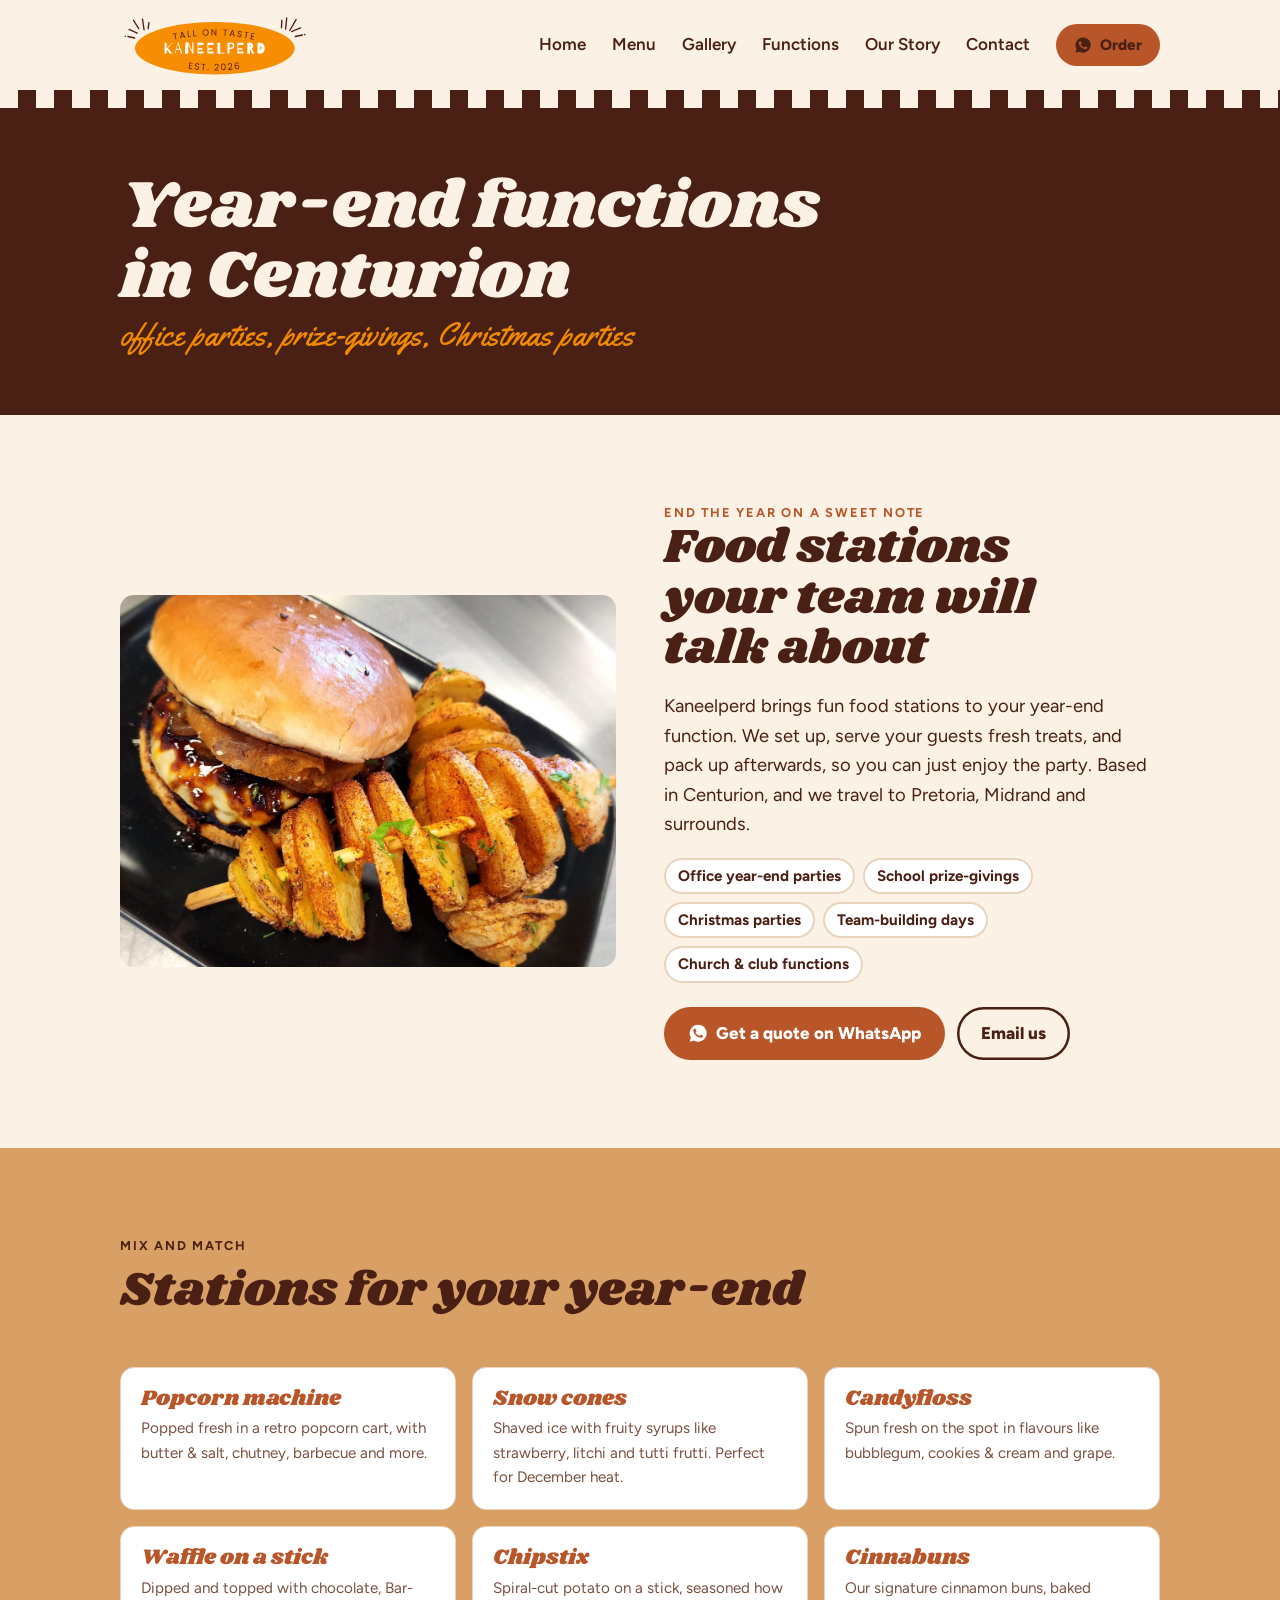
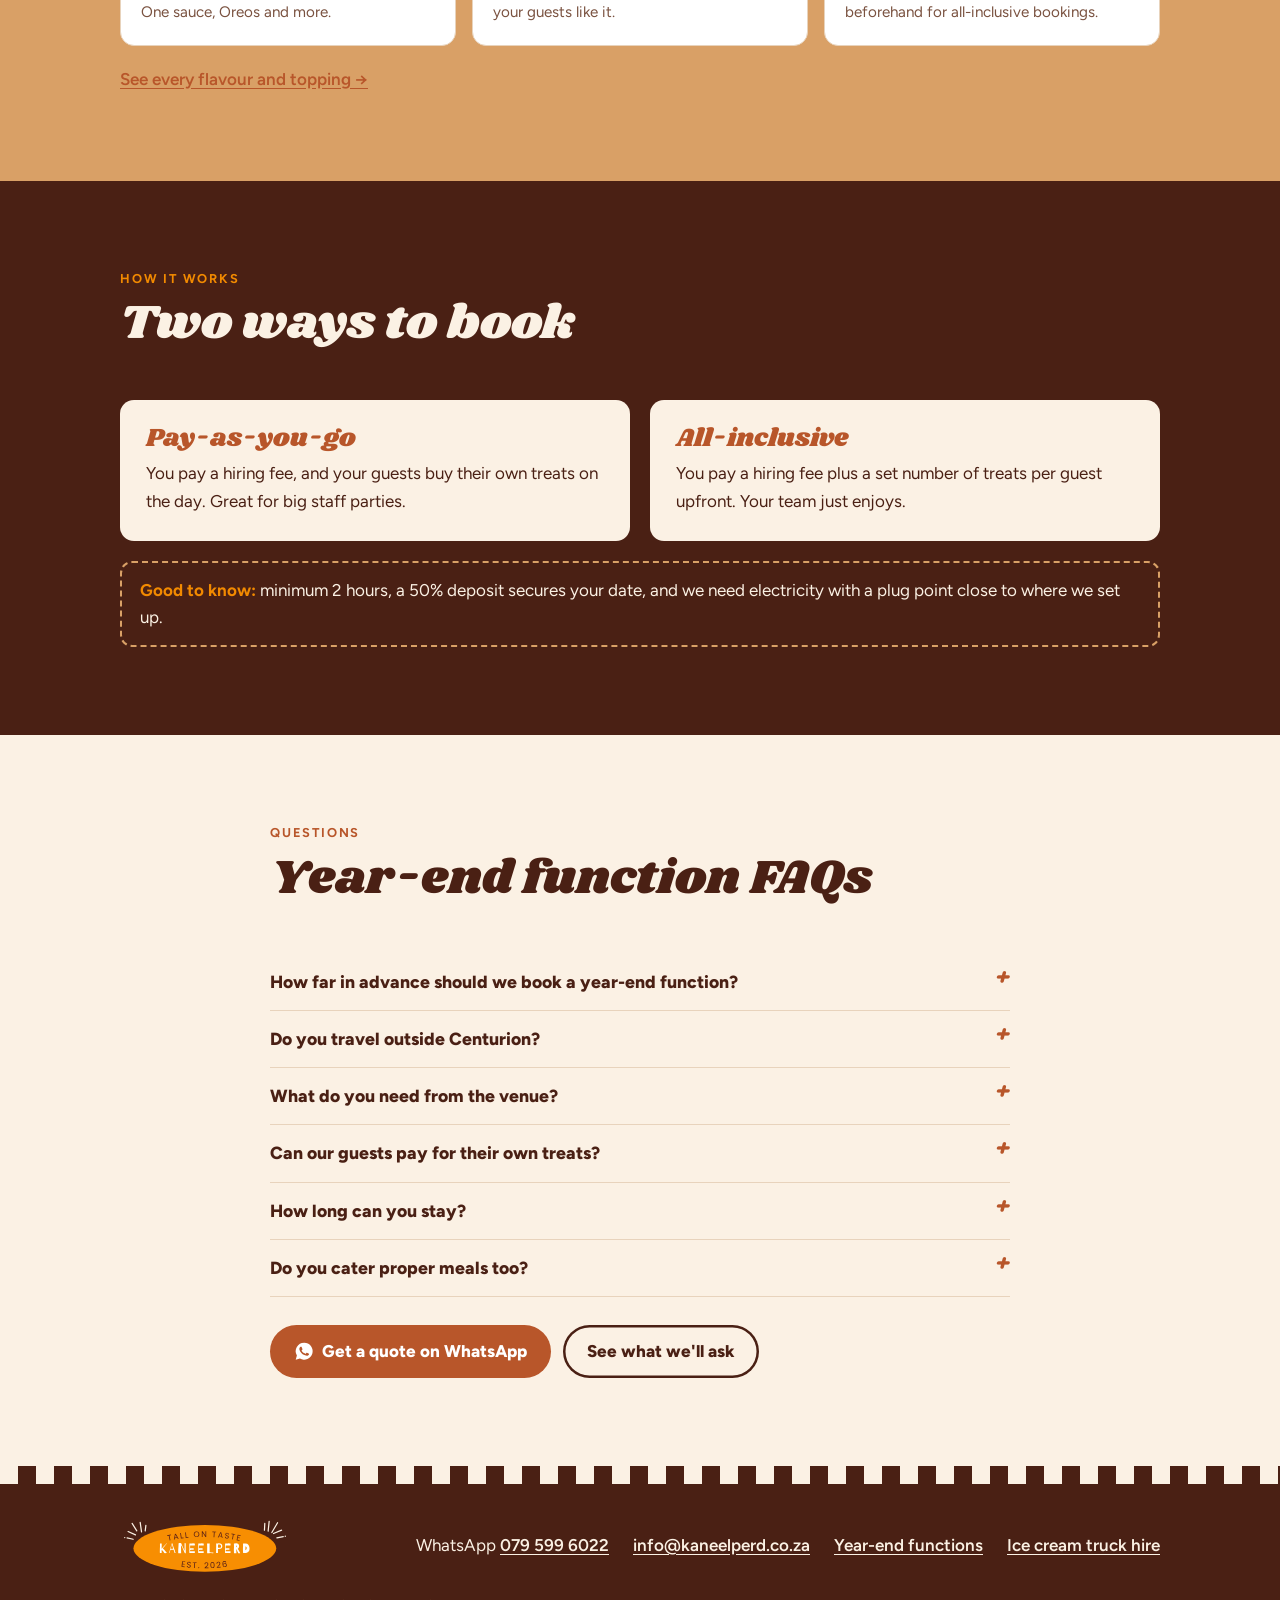
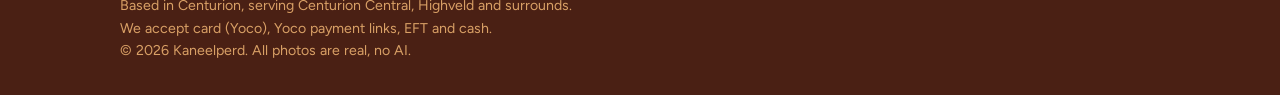
<file: year-end-functions.html>
<!doctype html>
<html lang="en">
<head>
<meta charset="utf-8">
<meta name="viewport" content="width=device-width, initial-scale=1, viewport-fit=cover">
<title>Year-end function catering in Centurion · Kaneelperd</title>
<meta name="description" content="Book Kaneelperd for your office year-end party, school prize-giving or Christmas function in Centurion, Pretoria and Midrand. Popcorn, candyfloss, snow cones, waffles and chipstix stations.">
<link rel="canonical" href="https://kaneelperd.co.za/year-end-functions">
<meta property="og:type" content="website">
<meta property="og:site_name" content="Kaneelperd">
<meta property="og:locale" content="en_ZA">
<meta property="og:url" content="https://kaneelperd.co.za/year-end-functions">
<meta property="og:title" content="Year-end function catering in Centurion · Kaneelperd">
<meta property="og:description" content="Book Kaneelperd for your office year-end party, school prize-giving or Christmas function in Centurion, Pretoria and Midrand. Popcorn, candyfloss, snow cones, waffles and chipstix stations.">
<meta property="og:image" content="https://kaneelperd.co.za/images/share.jpg">
<meta property="og:image:width" content="1200">
<meta property="og:image:height" content="630">
<meta property="og:image:alt" content="Kaneelperd: rolled tall, glazed thick. A glazed cinnamon bun next to a vintage giraffe drawing.">
<meta name="twitter:card" content="summary_large_image">
<link rel="apple-touch-icon" href="images/favicon.png">
<meta name="theme-color" content="#4A2014">
<link rel="icon" href="images/favicon.png">
<link rel="preconnect" href="https://fonts.googleapis.com">
<link rel="preconnect" href="https://fonts.gstatic.com" crossorigin>
<link rel="stylesheet" href="https://fonts.googleapis.com/css2?family=Figtree:wght@400;600;700;800&family=Shrikhand&family=Yellowtail&display=swap">
<link rel="stylesheet" href="styles.css?v=2026-10-30b">
<script type="application/ld+json">
{
 "@context": "https://schema.org",
 "@type": "FAQPage",
 "mainEntity": [
  {
   "@type": "Question",
   "name": "How far in advance should we book a year-end function?",
   "acceptedAnswer": {
    "@type": "Answer",
    "text": "As soon as you have a date. November and December fill up quickly, and a 50% deposit secures your date."
   }
  },
  {
   "@type": "Question",
   "name": "Do you travel outside Centurion?",
   "acceptedAnswer": {
    "@type": "Answer",
    "text": "Yes. Travel within Centurion is free. For venues further away, such as Pretoria or Midrand, we add a small travel fee to the quote."
   }
  },
  {
   "@type": "Question",
   "name": "What do you need from the venue?",
   "acceptedAnswer": {
    "@type": "Answer",
    "text": "Electricity, with a plug point close to where we set up, and enough space for the stations. Tell us if a car with a trailer can get close."
   }
  },
  {
   "@type": "Question",
   "name": "Can our guests pay for their own treats?",
   "acceptedAnswer": {
    "@type": "Answer",
    "text": "Yes. With pay-as-you-go you pay a hiring fee and guests buy their own treats on the day. With all-inclusive you pay upfront for a set number of treats per guest."
   }
  },
  {
   "@type": "Question",
   "name": "How long can you stay?",
   "acceptedAnswer": {
    "@type": "Answer",
    "text": "Bookings are for a minimum of 2 hours. Longer functions are no problem, just tell us your start time and how long you need us."
   }
  },
  {
   "@type": "Question",
   "name": "Do you cater proper meals too?",
   "acceptedAnswer": {
    "@type": "Answer",
    "text": "Yes. Chef Danté also caters meals for events. Ask for a catering quote with your date, number of guests and what you have in mind."
   }
  }
 ]
}
</script>
</head>
<body>
<header class="site-header">
  <div class="wrap">
    <a class="logo" href="/"><img src="images/logo.svg" alt="Kaneelperd, tall on taste, est. 2026" width="506" height="175"></a>
    <button class="nav-toggle" aria-label="Open menu" aria-expanded="false" aria-controls="nav"><span></span><span></span><span></span></button>
    <nav class="nav" id="nav">
      <a href="/">Home</a><a href="/menu">Menu</a><a href="/gallery">Gallery</a><a href="/functions">Functions</a><a href="/story">Our Story</a><a href="/contact">Contact</a>
      <a class="btn small" href="https://wa.me/27795996022?text=Hi%20Dant%C3%A9%21%20I%27d%20like%20to%20place%20an%20order%20from%20Kaneelperd%20%F0%9F%A6%92" target="_blank" rel="noopener"><svg viewBox="0 0 24 24" aria-hidden="true"><path d="M12 2a10 10 0 0 0-8.6 15.1L2 22l5-1.3A10 10 0 1 0 12 2Zm5.2 14.1c-.2.6-1.3 1.2-1.8 1.2-.5.1-1 .2-3.3-.7-2.8-1.1-4.6-4-4.7-4.2-.1-.2-1.1-1.5-1.1-2.9s.7-2 1-2.3c.2-.3.5-.3.7-.3h.5c.2 0 .4 0 .6.5l.8 2c.1.2.1.4 0 .5l-.4.6-.4.4c-.1.1-.3.3-.1.6.2.3.8 1.3 1.7 2.1 1.2 1 2.1 1.3 2.4 1.5.3.1.5.1.6-.1l.9-1c.2-.3.4-.2.6-.1l1.9.9c.3.1.5.2.5.3.1.2.1.7-.2 1.4Z"/></svg>Order</a>
    </nav>
  </div>
  <div class="checker"></div>
</header>
<main>

<section class="page-title">
  <div class="wrap">
    <h1>Year-end functions in Centurion</h1>
    <div class="script">office parties, prize-givings, Christmas parties</div>
  </div>
</section>

<section class="section">
  <div class="wrap split">
    <img src="images/burger-chipstix.jpg" alt="Spiral chipstix served at a function" loading="lazy">
    <div>
      <div class="eyebrow">End the year on a sweet note</div>
      <h2>Food stations your team will talk about</h2>
      <p class="lead" style="margin-block:12px 18px">Kaneelperd brings fun food stations to your year-end function. We set up, serve your guests fresh treats, and pack up afterwards, so you can just enjoy the party. Based in Centurion, and we travel to Pretoria, Midrand and surrounds.</p>
      <div class="tags light"><span>Office year-end parties</span><span>School prize-givings</span><span>Christmas parties</span><span>Team-building days</span><span>Church &amp; club functions</span></div>
      <div class="btn-row">
        <a class="btn" href="https://wa.me/27795996022?text=Hi%20Dant%C3%A9%21%20I%27d%20like%20a%20quote%20for%20a%20function%20%F0%9F%98%8A%0A%0AOccasion%3A%20%0ADate%3A%20%0AStart%20time%3A%20%0AHow%20long%20%28minimum%202%20hours%29%3A%20%0AVenue%20/%20area%3A%20%0ANumber%20of%20guests%20%28kids%2C%20adults%20or%20a%20mix%3F%29%3A%20%0ATreats%20I%27d%20like%3A%20%0APay-as-you-go%20or%20all-inclusive%3F%3A%20%0APlug%20point%20near%20the%20setup%20spot%3F%20%28yes%20/%20no%29%3A%20%0ACan%20a%20car%20with%20a%20trailer%20get%20close%3F%20%28yes%20/%20no%29%3A%20%0AAllergies%3A%20%0AFlavours%20%26%20toppings%20%28all-inclusive%20only%29%3A%20" target="_blank" rel="noopener"><svg viewBox="0 0 24 24" aria-hidden="true"><path d="M12 2a10 10 0 0 0-8.6 15.1L2 22l5-1.3A10 10 0 1 0 12 2Zm5.2 14.1c-.2.6-1.3 1.2-1.8 1.2-.5.1-1 .2-3.3-.7-2.8-1.1-4.6-4-4.7-4.2-.1-.2-1.1-1.5-1.1-2.9s.7-2 1-2.3c.2-.3.5-.3.7-.3h.5c.2 0 .4 0 .6.5l.8 2c.1.2.1.4 0 .5l-.4.6-.4.4c-.1.1-.3.3-.1.6.2.3.8 1.3 1.7 2.1 1.2 1 2.1 1.3 2.4 1.5.3.1.5.1.6-.1l.9-1c.2-.3.4-.2.6-.1l1.9.9c.3.1.5.2.5.3.1.2.1.7-.2 1.4Z"/></svg>Get a quote on WhatsApp</a>
        <a class="btn ghost" href="mailto:info@kaneelperd.co.za?subject=Function%20quote%20request&body=Hi%20Dant%C3%A9%21%20I%27d%20like%20a%20quote%20for%20a%20function%20%F0%9F%98%8A%0A%0AOccasion%3A%20%0ADate%3A%20%0AStart%20time%3A%20%0AHow%20long%20%28minimum%202%20hours%29%3A%20%0AVenue%20/%20area%3A%20%0ANumber%20of%20guests%20%28kids%2C%20adults%20or%20a%20mix%3F%29%3A%20%0ATreats%20I%27d%20like%3A%20%0APay-as-you-go%20or%20all-inclusive%3F%3A%20%0APlug%20point%20near%20the%20setup%20spot%3F%20%28yes%20/%20no%29%3A%20%0ACan%20a%20car%20with%20a%20trailer%20get%20close%3F%20%28yes%20/%20no%29%3A%20%0AAllergies%3A%20%0AFlavours%20%26%20toppings%20%28all-inclusive%20only%29%3A%20">Email us</a>
      </div>
    </div>
  </div>
</section>

<section class="section tan">
  <div class="wrap">
    <div class="section-head">
      <div class="eyebrow" style="color:var(--chocolate)">Mix and match</div>
      <h2>Stations for your year-end</h2>
    </div>
    <div class="options">
      <div class="option"><h3>Popcorn machine</h3><p>Popped fresh in a retro popcorn cart, with butter &amp; salt, chutney, barbecue and more.</p></div>
      <div class="option"><h3>Snow cones</h3><p>Shaved ice with fruity syrups like strawberry, litchi and tutti frutti. Perfect for December heat.</p></div>
      <div class="option"><h3>Candyfloss</h3><p>Spun fresh on the spot in flavours like bubblegum, cookies &amp; cream and grape.</p></div>
      <div class="option"><h3>Waffle on a stick</h3><p>Dipped and topped with chocolate, Bar-One sauce, Oreos and more.</p></div>
      <div class="option"><h3>Chipstix</h3><p>Spiral-cut potato on a stick, seasoned how your guests like it.</p></div>
      <div class="option"><h3>Cinnabuns</h3><p>Our signature cinnamon buns, baked beforehand for all-inclusive bookings.</p></div>
    </div>
    <p style="margin-top:20px"><a href="/functions">See every flavour and topping &rarr;</a></p>
  </div>
</section>

<section class="section dark">
  <div class="wrap">
    <div class="section-head">
      <div class="eyebrow" style="color:var(--marigold)">How it works</div>
      <h2>Two ways to book</h2>
    </div>
    <div class="plans">
      <div class="plan"><h3>Pay-as-you-go</h3><p>You pay a hiring fee, and your guests buy their own treats on the day. Great for big staff parties.</p></div>
      <div class="plan"><h3>All-inclusive</h3><p>You pay a hiring fee plus a set number of treats per guest upfront. Your team just enjoys.</p></div>
    </div>
    <p class="plan-note"><strong>Good to know:</strong> minimum 2 hours, a 50% deposit secures your date, and we need electricity with a plug point close to where we set up.</p>
  </div>
</section>

<section class="section">
  <div class="wrap faq-wrap">
    <div class="section-head">
      <div class="eyebrow">Questions</div>
      <h2>Year-end function FAQs</h2>
    </div>
      <details class="faq"><summary>How far in advance should we book a year-end function?</summary><p>As soon as you have a date. November and December fill up quickly, and a 50% deposit secures your date.</p></details>
      <details class="faq"><summary>Do you travel outside Centurion?</summary><p>Yes. Travel within Centurion is free. For venues further away, such as Pretoria or Midrand, we add a small travel fee to the quote.</p></details>
      <details class="faq"><summary>What do you need from the venue?</summary><p>Electricity, with a plug point close to where we set up, and enough space for the stations. Tell us if a car with a trailer can get close.</p></details>
      <details class="faq"><summary>Can our guests pay for their own treats?</summary><p>Yes. With pay-as-you-go you pay a hiring fee and guests buy their own treats on the day. With all-inclusive you pay upfront for a set number of treats per guest.</p></details>
      <details class="faq"><summary>How long can you stay?</summary><p>Bookings are for a minimum of 2 hours. Longer functions are no problem, just tell us your start time and how long you need us.</p></details>
      <details class="faq"><summary>Do you cater proper meals too?</summary><p>Yes. Chef Danté also caters meals for events. Ask for a catering quote with your date, number of guests and what you have in mind.</p></details>
    <div class="btn-row" style="margin-top:28px">
      <a class="btn" href="https://wa.me/27795996022?text=Hi%20Dant%C3%A9%21%20I%27d%20like%20a%20quote%20for%20a%20function%20%F0%9F%98%8A%0A%0AOccasion%3A%20%0ADate%3A%20%0AStart%20time%3A%20%0AHow%20long%20%28minimum%202%20hours%29%3A%20%0AVenue%20/%20area%3A%20%0ANumber%20of%20guests%20%28kids%2C%20adults%20or%20a%20mix%3F%29%3A%20%0ATreats%20I%27d%20like%3A%20%0APay-as-you-go%20or%20all-inclusive%3F%3A%20%0APlug%20point%20near%20the%20setup%20spot%3F%20%28yes%20/%20no%29%3A%20%0ACan%20a%20car%20with%20a%20trailer%20get%20close%3F%20%28yes%20/%20no%29%3A%20%0AAllergies%3A%20%0AFlavours%20%26%20toppings%20%28all-inclusive%20only%29%3A%20" target="_blank" rel="noopener"><svg viewBox="0 0 24 24" aria-hidden="true"><path d="M12 2a10 10 0 0 0-8.6 15.1L2 22l5-1.3A10 10 0 1 0 12 2Zm5.2 14.1c-.2.6-1.3 1.2-1.8 1.2-.5.1-1 .2-3.3-.7-2.8-1.1-4.6-4-4.7-4.2-.1-.2-1.1-1.5-1.1-2.9s.7-2 1-2.3c.2-.3.5-.3.7-.3h.5c.2 0 .4 0 .6.5l.8 2c.1.2.1.4 0 .5l-.4.6-.4.4c-.1.1-.3.3-.1.6.2.3.8 1.3 1.7 2.1 1.2 1 2.1 1.3 2.4 1.5.3.1.5.1.6-.1l.9-1c.2-.3.4-.2.6-.1l1.9.9c.3.1.5.2.5.3.1.2.1.7-.2 1.4Z"/></svg>Get a quote on WhatsApp</a>
      <a class="btn ghost" href="/functions#quote">See what we'll ask</a>
    </div>
  </div>
</section>

</main>
<footer class="site-footer">
  <div class="checker"></div>
  <div class="wrap">
    <a class="logo" href="/"><img src="images/logo-on-dark.svg" alt="Kaneelperd, tall on taste, est. 2026" width="506" height="175"></a>
    <div class="links">
      <span>WhatsApp <a href="https://wa.me/27795996022?text=Hi%20Dant%C3%A9%21%20I%27d%20like%20to%20place%20an%20order%20from%20Kaneelperd%20%F0%9F%A6%92" target="_blank" rel="noopener">079 599 6022</a></span>
      <a href="mailto:info@kaneelperd.co.za">info@kaneelperd.co.za</a>
      <a href="/year-end-functions">Year-end functions</a>
      <a href="/ice-cream-truck">Ice cream truck hire</a>
    </div>
    <small>Based in Centurion, serving Centurion Central, Highveld and surrounds.<br>We accept card (Yoco), Yoco payment links, EFT and cash.<br>© 2026 Kaneelperd. All photos are real, no AI.</small>
  </div>
</footer>
<a class="btn float-order" href="https://wa.me/27795996022?text=Hi%20Dant%C3%A9%21%20I%27d%20like%20to%20place%20an%20order%20from%20Kaneelperd%20%F0%9F%A6%92" target="_blank" rel="noopener"><svg viewBox="0 0 24 24" aria-hidden="true"><path d="M12 2a10 10 0 0 0-8.6 15.1L2 22l5-1.3A10 10 0 1 0 12 2Zm5.2 14.1c-.2.6-1.3 1.2-1.8 1.2-.5.1-1 .2-3.3-.7-2.8-1.1-4.6-4-4.7-4.2-.1-.2-1.1-1.5-1.1-2.9s.7-2 1-2.3c.2-.3.5-.3.7-.3h.5c.2 0 .4 0 .6.5l.8 2c.1.2.1.4 0 .5l-.4.6-.4.4c-.1.1-.3.3-.1.6.2.3.8 1.3 1.7 2.1 1.2 1 2.1 1.3 2.4 1.5.3.1.5.1.6-.1l.9-1c.2-.3.4-.2.6-.1l1.9.9c.3.1.5.2.5.3.1.2.1.7-.2 1.4Z"/></svg>Order on WhatsApp</a>
<script>
  // Phone menu button
  var t = document.querySelector('.nav-toggle'), n = document.getElementById('nav');
  t.addEventListener('click', function () {
    var open = n.classList.toggle('open');
    t.setAttribute('aria-expanded', open);
  });
</script>
</body>
</html>
</file>
<file: styles.css>
/* Kaneelperd — shared styles
   Brand colours: change them here and every page updates. */
:root {
  --cinnamon: #B8562A;
  --chocolate: #4A2014;
  --glaze: #FBF1E4;
  --marigold: #F28A00;
  --tan: #D9A066;
  --muted: #7A5240;
  --line: #E8D3BC;

  --display: "Shrikhand", "Cooper Black", Georgia, serif;
  --body: "Figtree", "Segoe UI", system-ui, sans-serif;
  --script: "Yellowtail", "Brush Script MT", cursive;

  --wrap: 1120px;
  --gutter: clamp(16px, 4vw, 40px);
}

* { box-sizing: border-box; }
html { scroll-behavior: smooth; }
body {
  margin: 0;
  background: var(--glaze);
  color: var(--chocolate);
  font: 17px/1.6 var(--body);
}
img { max-width: 100%; height: auto; display: block; }
a { color: var(--cinnamon); font-weight: 600; text-underline-offset: 3px; }
a:focus-visible, button:focus-visible { outline: 3px solid var(--marigold); outline-offset: 3px; }
h1, h2, h3 { font-family: var(--display); font-weight: 400; line-height: 1.05; margin: 0; text-wrap: balance; }
p { margin: 0; }

.wrap { max-width: var(--wrap); margin: 0 auto; padding-inline: var(--gutter); }
.eyebrow { font-size: .8rem; font-weight: 700; letter-spacing: .14em; text-transform: uppercase; color: var(--cinnamon); }
.script { font-family: var(--script); color: var(--cinnamon); font-size: 2rem; line-height: 1; }
.lead { font-size: 1.15rem; max-width: 34em; }

/* Checkerboard strip — the brand's signature trim */
.checker {
  height: 18px;
  background: conic-gradient(var(--chocolate) 25%, var(--glaze) 0 50%, var(--chocolate) 0 75%, var(--glaze) 0) 0 0 / 36px 36px;
}

/* Logo (images/logo.svg) */
.logo { display: block; flex: none; }
.logo img { width: 190px; height: auto; }
.site-footer .logo img { width: 170px; }

/* Header + nav */
.site-header { background: var(--glaze); position: sticky; top: 0; z-index: 10; }
.site-header .wrap { display: flex; align-items: center; justify-content: space-between; gap: 16px; padding-block: 12px; }
.nav { display: flex; align-items: center; gap: 26px; font-weight: 600; }
.nav a { color: var(--chocolate); text-decoration: none; }
.nav a:hover { color: var(--cinnamon); }
.nav a[aria-current="page"] { color: var(--cinnamon); box-shadow: inset 0 -3px 0 var(--cinnamon); }
.nav-toggle { display: none; background: none; border: 0; padding: 8px; cursor: pointer; }
.nav-toggle span { display: block; width: 26px; height: 3px; background: var(--chocolate); border-radius: 2px; margin: 5px 0; }

/* Buttons */
.btn {
  display: inline-flex; align-items: center; justify-content: center; gap: 8px;
  background: var(--cinnamon); color: #fff;
  border-radius: 999px; padding: 13px 24px;
  font-weight: 800; text-decoration: none; white-space: nowrap;
  transition: transform .15s ease, filter .15s ease;
}
.btn:hover { filter: brightness(1.08); transform: translateY(-1px); }
.btn svg { width: 1.2em; height: 1.2em; fill: currentColor; flex: none; }
.btn.ghost { background: transparent; color: var(--chocolate); box-shadow: inset 0 0 0 2.5px var(--chocolate); }
.btn.dark { background: var(--chocolate); }
.btn.small { padding: 9px 18px; font-size: .95rem; }
.btn-row { display: flex; gap: 12px; flex-wrap: wrap; }

/* Sections */
.section { padding-block: clamp(48px, 8vw, 88px); }
.section.dark { background: var(--chocolate); color: var(--glaze); }
.section.dark h2 { color: var(--glaze); }
.section.tan { background: var(--tan); }
.section h2 { font-size: clamp(2rem, 5vw, 3rem); margin-bottom: 18px; }
.section-head { display: grid; gap: 10px; margin-bottom: 32px; }

/* Home hero */
.hero { display: grid; grid-template-columns: 1.05fr .95fr; gap: 40px; align-items: center; padding-block: clamp(40px, 7vw, 80px); }
.hero h1 { font-size: clamp(2.6rem, 6vw, 4.3rem); margin: 10px 0 8px; }
.hero h1 em { font-style: normal; color: var(--cinnamon); }
.hero .lead { margin-block: 18px 26px; }
/* Giraffe stands beside the bun, taller than it */
.hero-art { position: relative; display: grid; grid-template-columns: 30% 1fr; align-items: end; padding-top: 20px; }
.hero-art .giraffe { width: 100%; transform: translateX(18%) scale(1.15); transform-origin: bottom center; position: relative; z-index: 1; }
.hero-art .bun { width: 100%; position: relative; z-index: 2; margin-bottom: 4%; filter: drop-shadow(0 24px 30px rgba(74, 32, 20, .25)); }
.hero-art .sticker { z-index: 3; }
.sticker {
  position: absolute; right: 0; top: 0;
  width: 108px; height: 108px; border-radius: 50%;
  background: var(--marigold); color: var(--chocolate);
  display: grid; place-items: center; text-align: center;
  font-weight: 800; line-height: 1.05; transform: rotate(10deg);
}
.sticker b { display: block; font-family: var(--display); font-weight: 400; font-size: 1.9rem; }

/* Product cards */
.cards { display: grid; grid-template-columns: repeat(3, 1fr); gap: 24px; }
.card { background: var(--glaze); color: var(--chocolate); border-radius: 14px; overflow: hidden; display: flex; flex-direction: column; }
.card img { aspect-ratio: 4 / 3; object-fit: cover; width: 100%; }
.card-body { padding: 16px 18px 20px; display: grid; gap: 6px; }
.card-title { display: flex; justify-content: space-between; gap: 12px; font-weight: 800; font-size: 1.1rem; }
.card-title span { color: var(--cinnamon); font-variant-numeric: tabular-nums; white-space: nowrap; }
.card p { color: var(--muted); font-size: .95rem; }

/* Split block (image + text) */
.split { display: grid; grid-template-columns: 1fr 1fr; gap: 48px; align-items: center; }
.split img { border-radius: 14px; width: 100%; aspect-ratio: 4 / 3; object-fit: cover; }
.tags { display: flex; flex-wrap: wrap; gap: 8px; margin-block: 16px 24px; }
.tags span { background: var(--glaze); color: var(--chocolate); border-radius: 999px; padding: 6px 14px; font-weight: 700; font-size: .95rem; }
.tags.light span { background: #fff; box-shadow: inset 0 0 0 2px var(--line); }

/* Page title band */
.page-title { background: var(--chocolate); color: var(--glaze); padding-block: clamp(36px, 6vw, 64px); }
.page-title h1 { font-size: clamp(2.6rem, 7vw, 4.2rem); }
.page-title .script { color: var(--marigold); margin-top: 6px; }

/* Menu */
.menu-grid { display: grid; gap: 28px; }
.menu-cat { display: grid; grid-template-columns: 300px 1fr; gap: 36px; align-items: start; background: #fff; border: 1px solid var(--line); border-radius: 16px; padding: 24px; }
.menu-cat img { border-radius: 12px; aspect-ratio: 1; object-fit: cover; width: 100%; }
.menu-cat h2 { color: var(--cinnamon); font-size: clamp(1.8rem, 4vw, 2.4rem); margin-bottom: 4px; }
.menu-cat .note { color: var(--muted); font-weight: 600; margin-bottom: 16px; }
.items { list-style: none; margin: 0; padding: 0; display: grid; gap: 8px; }
.items li { display: flex; align-items: baseline; gap: 10px; font-weight: 600; font-size: 1.08rem; }
.items li::after { content: none; }
.items .dots { flex: 1; border-bottom: 2px dotted #C9A07A; transform: translateY(-5px); min-width: 20px; }
.items .price { color: var(--cinnamon); font-weight: 800; font-variant-numeric: tabular-nums; white-space: nowrap; }
.cookie-box { margin-top: 20px; background: var(--glaze); border: 2px dashed var(--tan); border-radius: 12px; padding: 16px 18px; display: grid; gap: 10px; }
.cookie-box h3 { font-size: 1.35rem; color: var(--chocolate); }
.cookie-box p { color: var(--muted); }
.flavours { display: flex; flex-wrap: wrap; gap: 8px; }
.flavours span { background: var(--chocolate); color: var(--glaze); border-radius: 999px; padding: 5px 14px; font-weight: 700; font-size: .92rem; }
.menu-cat .ask { margin-top: 16px; color: var(--muted); }

/* "Don't see what you want?" band */
.special { display: grid; grid-template-columns: 180px 1fr; gap: 40px; align-items: center; }
.special img { width: 100%; }
.special .lead { margin-block: 4px 22px; }
@media (max-width: 760px) {
  .special { grid-template-columns: 1fr; gap: 16px; }
  .special img { width: 110px; }
}

/* Options (functions) */
.options { display: flex; flex-wrap: wrap; justify-content: center; gap: 16px; }
.options .option { flex: 0 1 calc((100% - 32px) / 3); }
.option { background: #fff; border: 1px solid var(--line); border-radius: 14px; padding: 20px; display: grid; gap: 6px; align-content: start; }
.option h3 { font-size: 1.35rem; color: var(--cinnamon); }
.option p { color: var(--muted); font-size: .95rem; }
.soon {
  margin-top: 24px;
  display: grid; grid-template-columns: auto 1fr auto; gap: 20px; align-items: center;
  border: 2.5px dashed var(--cinnamon); border-radius: 14px; padding: 22px 24px;
  background: repeating-linear-gradient(-45deg, transparent 0 14px, rgba(217, 160, 102, .14) 14px 28px);
}
.soon h3 { font-size: 1.6rem; color: var(--chocolate); margin-bottom: 4px; }
.soon p { color: var(--muted); max-width: 46em; }
.soon-badge {
  background: var(--marigold); color: var(--chocolate);
  font-weight: 800; font-size: .8rem; letter-spacing: .12em; text-transform: uppercase;
  border-radius: 999px; padding: 8px 14px; transform: rotate(-4deg); white-space: nowrap;
}
@media (max-width: 760px) {
  .soon { grid-template-columns: 1fr; justify-items: start; }
}
.choices-label { margin-top: 8px; font-size: .75rem; font-weight: 800; letter-spacing: .1em; text-transform: uppercase; color: var(--chocolate); }
.choices { list-style: none; margin: 0; padding: 0; display: flex; flex-wrap: wrap; gap: 6px; }
.choices li { background: var(--glaze); border: 1px solid var(--line); border-radius: 999px; padding: 3px 10px; font-size: .85rem; font-weight: 600; color: var(--chocolate); }
.plan-note { margin-top: 20px; border: 2px dashed var(--tan); border-radius: 12px; padding: 14px 18px; color: var(--glaze); max-width: none; }
.plan-note strong { color: var(--marigold); }
.plans { display: grid; grid-template-columns: 1fr 1fr; gap: 20px; }
.plan { background: var(--glaze); color: var(--chocolate); border-radius: 14px; padding: 26px; display: grid; gap: 8px; }
.plan h3 { font-size: 1.6rem; color: var(--cinnamon); }

/* Function quote request */
.quote-ask { display: grid; grid-template-columns: 1fr 1fr; gap: 48px; align-items: start; }
.quote-card { background: #fff; border: 2px dashed var(--tan); border-radius: 16px; padding: 22px 24px; }
.quote-card-head { font-family: var(--display); font-size: 1.4rem; color: var(--cinnamon); margin-bottom: 10px; }
.quote-card ol { margin: 0; padding-left: 22px; display: grid; gap: 6px; }
.quote-card li { padding-bottom: 6px; border-bottom: 1px dotted var(--line); }
.quote-card li:last-child { border-bottom: 0; color: var(--muted); }
.quote-email { margin-top: 14px; color: var(--muted); font-size: .95rem; }
@media (max-width: 900px) { .quote-ask { grid-template-columns: 1fr; gap: 28px; } }

/* FAQs (year-end and truck pages) */
.faq-wrap { max-width: 820px; }
.faq { border-bottom: 1.5px solid var(--line); padding: 14px 0; }
.faq summary { cursor: pointer; font-weight: 800; font-size: 1.1rem; list-style: none; display: flex; justify-content: space-between; gap: 16px; }
.faq summary::-webkit-details-marker { display: none; }
.faq summary::after { content: "+"; font-family: var(--display); color: var(--cinnamon); font-size: 1.4rem; line-height: 1; }
.faq[open] summary::after { content: "\2013"; }
.faq p { margin-top: 8px; color: var(--muted); max-width: 46em; }
.section.tan .faq { border-color: rgba(74, 32, 20, .2); }
.section.tan .faq p { color: var(--chocolate); }
.title-link { margin-top: 14px; font-weight: 600; }
.title-link a { color: var(--marigold); }
.truck-intro { display: grid; grid-template-columns: 220px 1fr; gap: 48px; align-items: center; }
.truck-art { width: 100%; height: auto; }
@media (max-width: 760px) { .truck-intro { grid-template-columns: 1fr; gap: 20px; } .truck-art { width: 140px; } }

/* Story */
.story { display: grid; grid-template-columns: .8fr 1.2fr; gap: 56px; align-items: center; }
.story .prose { display: grid; gap: 16px; font-size: 1.08rem; max-width: 36em; }
.word { display: grid; grid-template-columns: repeat(3, auto); justify-content: start; align-items: center; gap: 14px; font-family: var(--display); font-size: clamp(1.4rem, 4vw, 2rem); margin-block: 8px; }
.word small { display: block; font-family: var(--body); font-size: .8rem; color: var(--muted); font-weight: 600; letter-spacing: .04em; }
.word .plus { color: var(--tan); }

.chef-photo { margin: 0; position: relative; display: grid; gap: 10px; }
.chef-photo > img:first-child { border-radius: 16px; width: 100%; box-shadow: 0 18px 36px rgba(74, 32, 20, .2); }
.chef-photo figcaption { font-size: .88rem; color: var(--muted); }
.story h2.meet { font-size: clamp(1.8rem, 4vw, 2.4rem); color: var(--cinnamon); margin-top: 8px; }

/* Home: meet the chef */
.meet-chef { display: grid; grid-template-columns: 240px 1fr; gap: 48px; align-items: center; max-width: 900px; }
.meet-chef img { border-radius: 50%; width: 100%; aspect-ratio: 1; object-fit: cover; border: 8px solid #fff; box-shadow: 0 0 0 3px var(--tan), 0 16px 30px rgba(74, 32, 20, .18); }
.meet-chef h2 { margin-bottom: 10px; }
.meet-chef .lead { margin-bottom: 22px; }
@media (max-width: 760px) {
  .meet-chef { grid-template-columns: 1fr; gap: 24px; }
  .meet-chef img { width: 180px; }
  .chef-photo { max-width: 360px; justify-self: center; }
}

/* Payments */
.pay-line { font-weight: 700; color: var(--muted); font-size: .95rem; }
.pay-grid { display: grid; grid-template-columns: repeat(4, 1fr); gap: 16px; }
.pay { background: var(--glaze); color: var(--chocolate); border-radius: 14px; padding: 20px; display: grid; gap: 6px; align-content: start; }
.pay h3 { font-size: 1.35rem; color: var(--cinnamon); }
.pay p { color: var(--muted); font-size: .95rem; }
@media (max-width: 900px) { .pay-grid { grid-template-columns: 1fr 1fr; } }
@media (max-width: 520px) { .pay-grid { grid-template-columns: 1fr; } }

/* Reviews */
.reviews { display: grid; grid-template-columns: repeat(3, 1fr); gap: 20px; }
.review.featured { grid-row: span 2; align-content: center; }
.review.featured blockquote { font-family: var(--display); font-size: 1.45rem; line-height: 1.3; }
@media (max-width: 1000px) { .reviews { grid-template-columns: 1fr 1fr; } .review.featured { grid-row: auto; grid-column: 1 / -1; } }
.review { margin: 0; background: var(--glaze); color: var(--chocolate); border-radius: 14px; padding: 24px 26px; display: grid; gap: 16px; align-content: space-between; position: relative; }
.review::before { content: "“"; position: absolute; top: -6px; right: 18px; font-family: var(--display); font-size: 5rem; line-height: 1; color: var(--tan); opacity: .5; }
.review blockquote { margin: 0; font-size: 1.08rem; line-height: 1.55; }
.review figcaption { display: flex; align-items: center; gap: 12px; font-size: .9rem; color: var(--muted); font-weight: 600; }
.review .initial { flex: none; width: 40px; height: 40px; border-radius: 50%; background: var(--cinnamon); color: #fff; display: grid; place-items: center; font-family: var(--display); font-size: 1.2rem; }
@media (max-width: 760px) { .reviews { grid-template-columns: 1fr; } }

/* Friends of Kaneelperd */
.friends-head { justify-items: center; text-align: center; }
.friends-head .lead { text-wrap: balance; }
.friends { display: flex; flex-wrap: wrap; justify-content: center; gap: 24px; }
.friend { flex: 0 1 320px; display: flex; flex-direction: column; background: #fff; color: var(--chocolate); border-radius: 14px; overflow: hidden; text-decoration: none; font-weight: 400; box-shadow: 0 0 0 2px var(--line); transition: transform .15s ease, box-shadow .15s ease; }
.friend:hover { transform: translateY(-3px); box-shadow: 0 0 0 2px var(--tan), 0 14px 28px rgba(74, 32, 20, .12); }
.friend img { aspect-ratio: 1; object-fit: cover; width: 100%; }
.friend.logo img { object-fit: contain; padding: 28px; background: #fff; border-bottom: 2px solid var(--line); }
div.friend:hover { transform: none; box-shadow: 0 0 0 2px var(--line); }
.friend.logo-sq img { border-bottom: 2px solid var(--line); }
.friend-media { position: relative; }
.friend-pin { position: absolute; top: 10px; right: 10px; width: 40px; height: 40px; padding: 0; border: 0; border-radius: 50%; background: var(--glaze); box-shadow: 0 2px 10px rgba(74, 32, 20, .28); display: grid; place-items: center; cursor: pointer; }
.friend-pin svg { width: 19px; height: 19px; fill: var(--cinnamon); }
.friend-pin-tip { position: absolute; top: calc(100% + 9px); right: 0; width: max-content; max-width: 230px; padding: 8px 12px; border-radius: 10px; background: var(--chocolate); color: var(--glaze); font: 600 .85rem/1.4 var(--body); text-align: left; opacity: 0; visibility: hidden; transform: translateY(-4px); transition: opacity .15s ease, transform .15s ease, visibility .15s; pointer-events: none; z-index: 2; }
.friend-pin-tip::before { content: ""; position: absolute; top: -6px; right: 14px; border: 6px solid transparent; border-top: 0; border-bottom-color: var(--chocolate); }
.friend-pin:hover .friend-pin-tip, .friend-pin:focus-visible .friend-pin-tip, .friend-pin.open .friend-pin-tip { opacity: 1; visibility: visible; transform: none; }
.friend-links { display: flex; gap: 18px; flex-wrap: wrap; }
a.friend-link { text-decoration: none; }
a.friend-link:hover { text-decoration: underline; }
.friend-body { padding: 18px 20px 22px; display: grid; gap: 6px; align-content: start; }
.friend h3 { font-size: 1.5rem; }
.friend-by .nowrap { white-space: nowrap; }
.friend-by { font-weight: 700; color: var(--cinnamon); font-size: .95rem; }
.friend p { color: var(--muted); font-size: .95rem; }
.friend-link { margin-top: 6px; font-weight: 800; color: var(--cinnamon); }

/* Gallery */
.feature { display: grid; grid-template-columns: minmax(0, 420px) 1fr; gap: 56px; align-items: center; }
.feature-media video { width: 100%; aspect-ratio: 9 / 16; object-fit: cover; border-radius: 18px; display: block; background: var(--tan); box-shadow: 0 20px 40px rgba(74, 32, 20, .22); }
.feature .lead { margin-block: 6px 24px; }
.g-grid { columns: 3 280px; column-gap: 18px; }
.g-item { break-inside: avoid; margin: 0 0 18px; background: #fff; border: 1px solid var(--line); border-radius: 14px; overflow: hidden; }
.g-item img { width: 100%; }
.g-item figcaption { padding: 10px 14px; font-weight: 700; font-size: .95rem; }
@media (max-width: 760px) {
  .feature { grid-template-columns: 1fr; gap: 28px; }
  .feature-media { max-width: 320px; justify-self: center; width: 100%; }
}

/* Contact */
.contact-grid { display: grid; grid-template-columns: repeat(3, 1fr); gap: 20px; }
.contact-card { background: #fff; border: 1px solid var(--line); border-radius: 14px; padding: 24px; display: grid; gap: 10px; align-content: start; }
.contact-card h2 { font-size: 1.6rem; color: var(--cinnamon); margin: 0; }
.contact-card .big { font-size: 1.25rem; font-weight: 800; overflow-wrap: anywhere; }

/* CTA band */
.cta-band { text-align: center; display: grid; justify-items: center; gap: 16px; }
.cta-band h2 { margin: 0; }

/* Footer */
.site-footer { background: var(--chocolate); color: var(--glaze); }
.site-footer .wrap { display: flex; flex-wrap: wrap; justify-content: space-between; gap: 20px; padding-block: 32px; align-items: center; }
.site-footer a { color: var(--glaze); }
.site-footer .links { display: flex; flex-wrap: wrap; gap: 8px 24px; }
.site-footer small { color: var(--tan); }

/* Phone-only floating order button */
.float-order { display: none; }

@media (max-width: 900px) {
  .hero, .split, .story { grid-template-columns: 1fr; }
  .hero-art { max-width: 460px; justify-self: center; }
  .cards { grid-template-columns: 1fr 1fr; }
  .options .option { flex-basis: calc((100% - 16px) / 2); }
  .menu-cat { grid-template-columns: 1fr; }
  .menu-cat img { aspect-ratio: 16 / 9; }
  .contact-grid { grid-template-columns: 1fr; }
  .story .giraffe-big { max-width: 220px; justify-self: center; }
}
@media (max-width: 760px) {
  .nav-toggle { display: block; }
  .nav { display: none; position: absolute; left: 0; right: 0; top: 100%; flex-direction: column; align-items: stretch; gap: 0; background: var(--glaze); border-bottom: 3px solid var(--chocolate); padding: 8px var(--gutter) 16px; }
  .nav.open { display: flex; }
  .nav a { padding: 12px 0; border-bottom: 1px solid var(--line); }
  .nav a[aria-current="page"] { box-shadow: none; }
  .nav .btn { margin-top: 12px; border: 0; }
  .site-header .wrap { position: relative; }
  .cards, .plans { grid-template-columns: 1fr; }
  .options .option { flex-basis: 100%; }
  .float-order {
    display: flex; position: fixed; z-index: 20;
    left: 16px; right: 16px; bottom: calc(14px + env(safe-area-inset-bottom, 0px));
    box-shadow: 0 8px 24px rgba(74, 32, 20, .35);
  }
  body { padding-bottom: 80px; }
}
@media (prefers-reduced-motion: reduce) {
  html { scroll-behavior: auto; }
  .btn { transition: none; }
}
</file>
